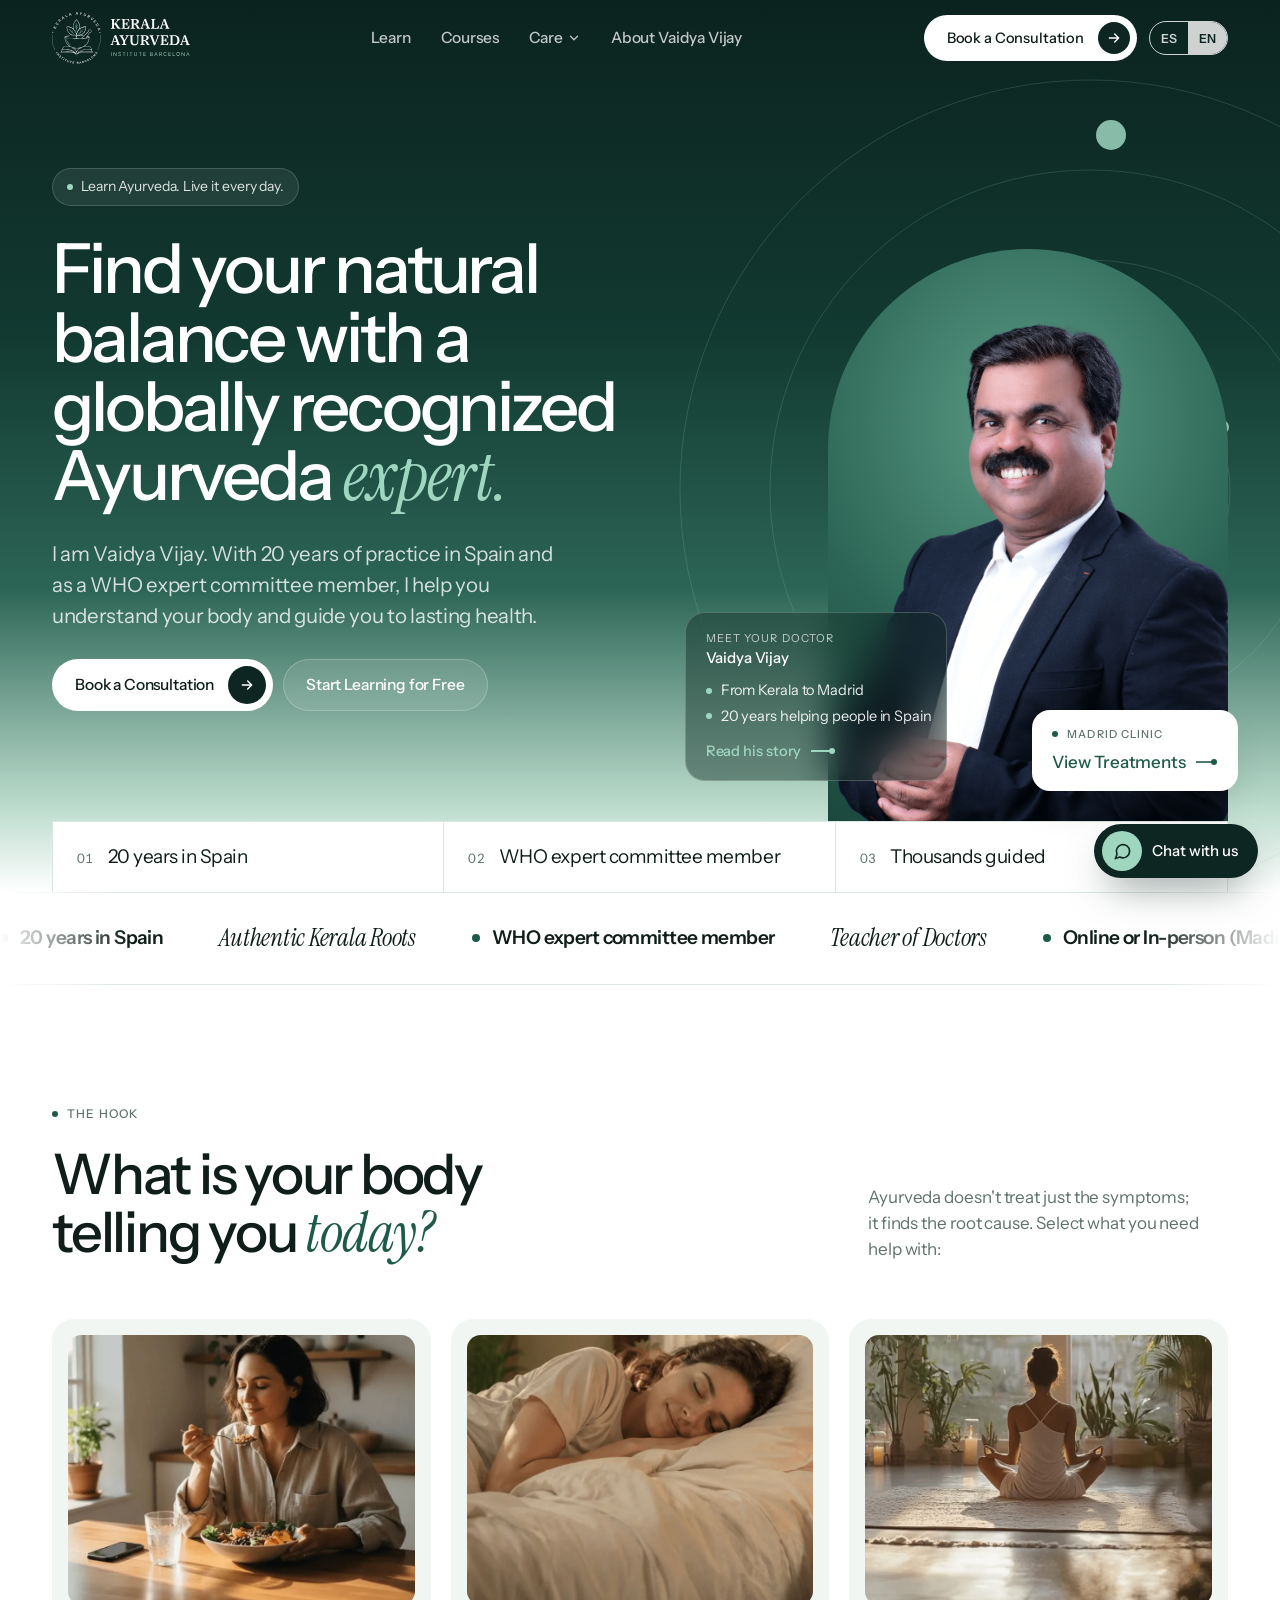
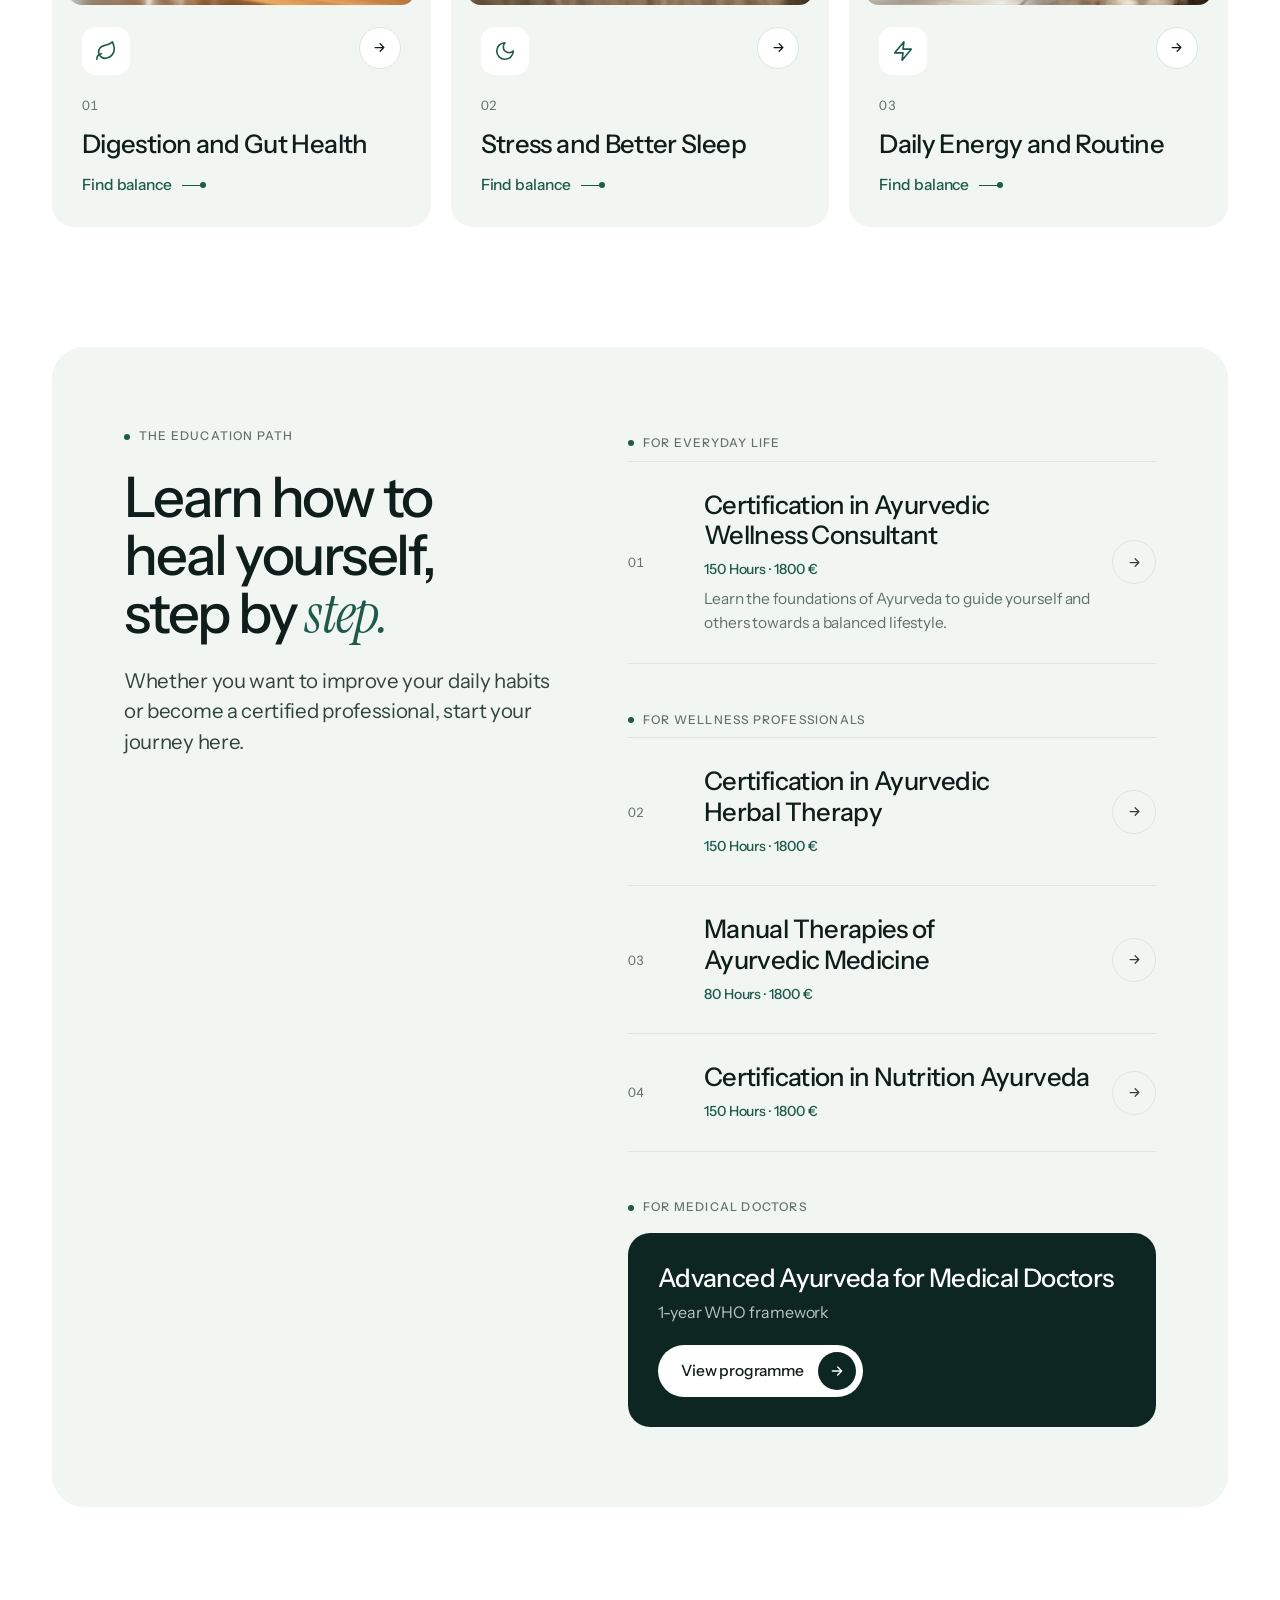
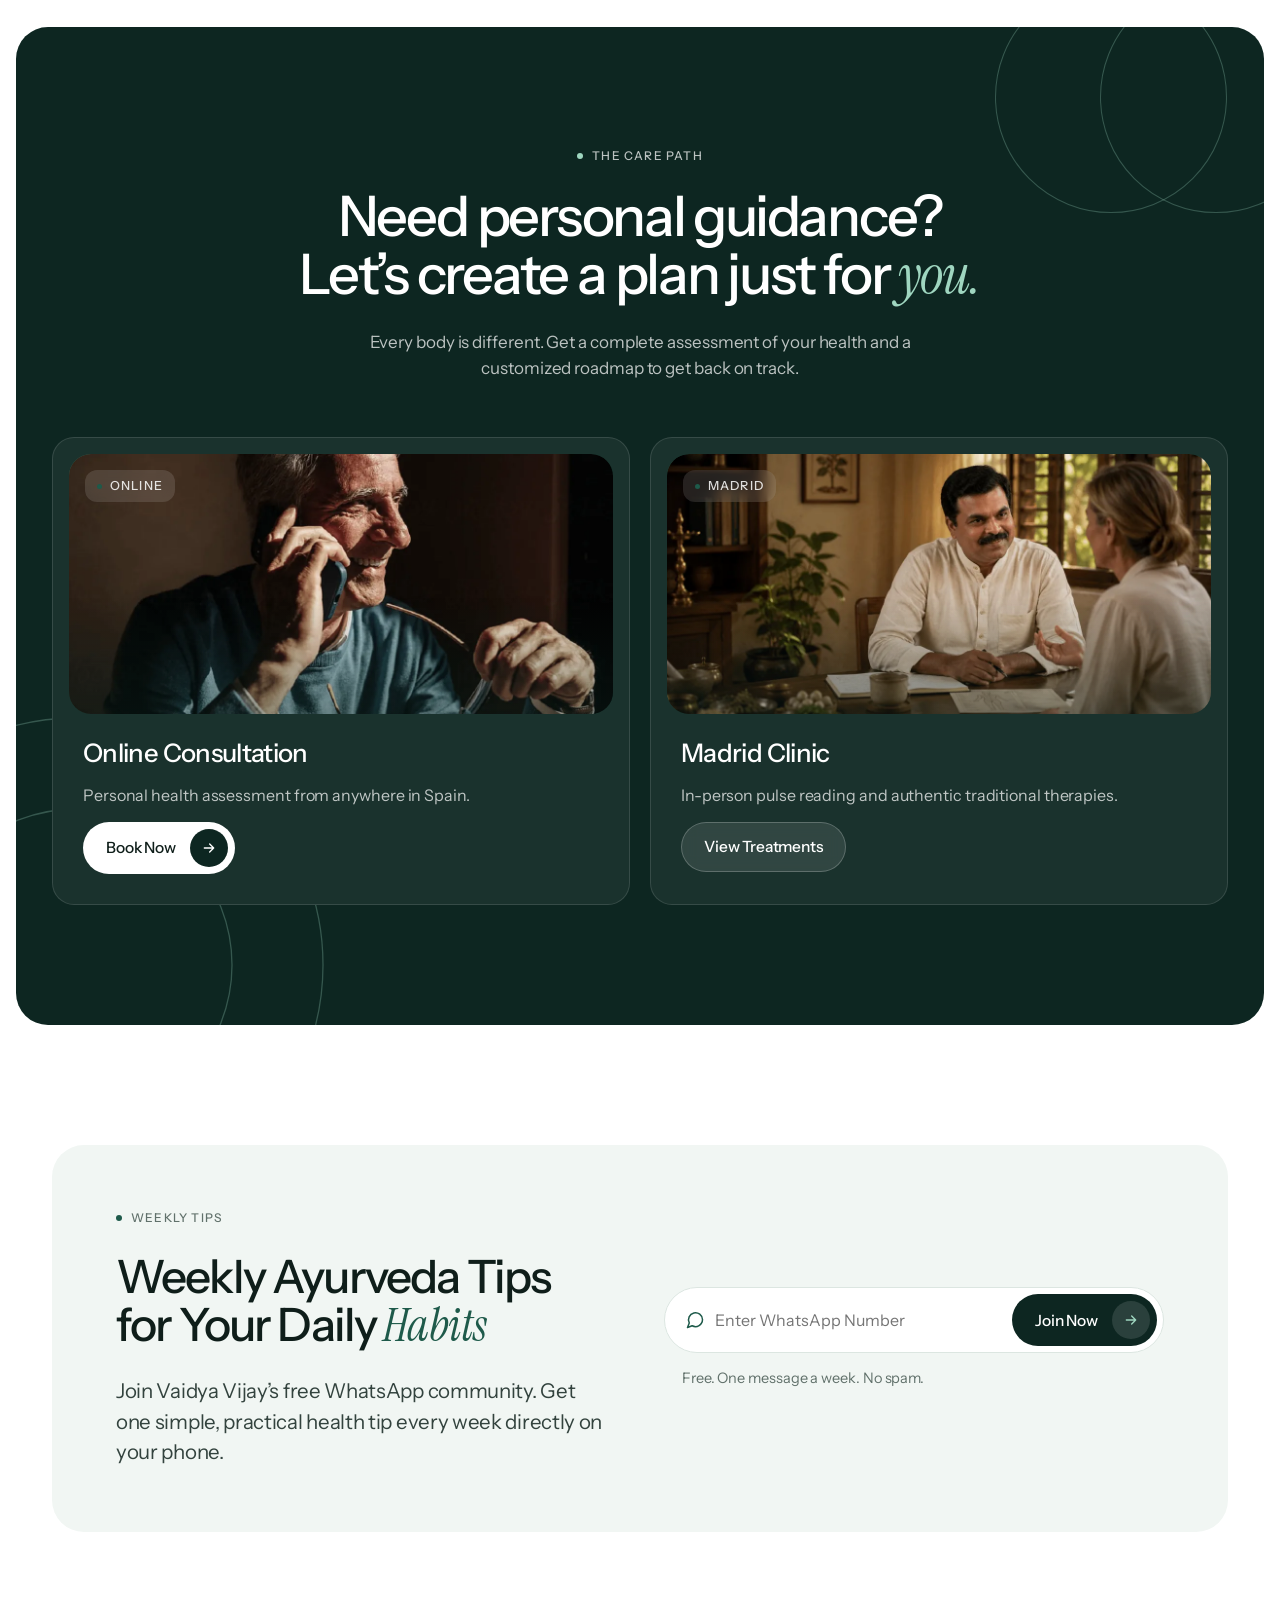
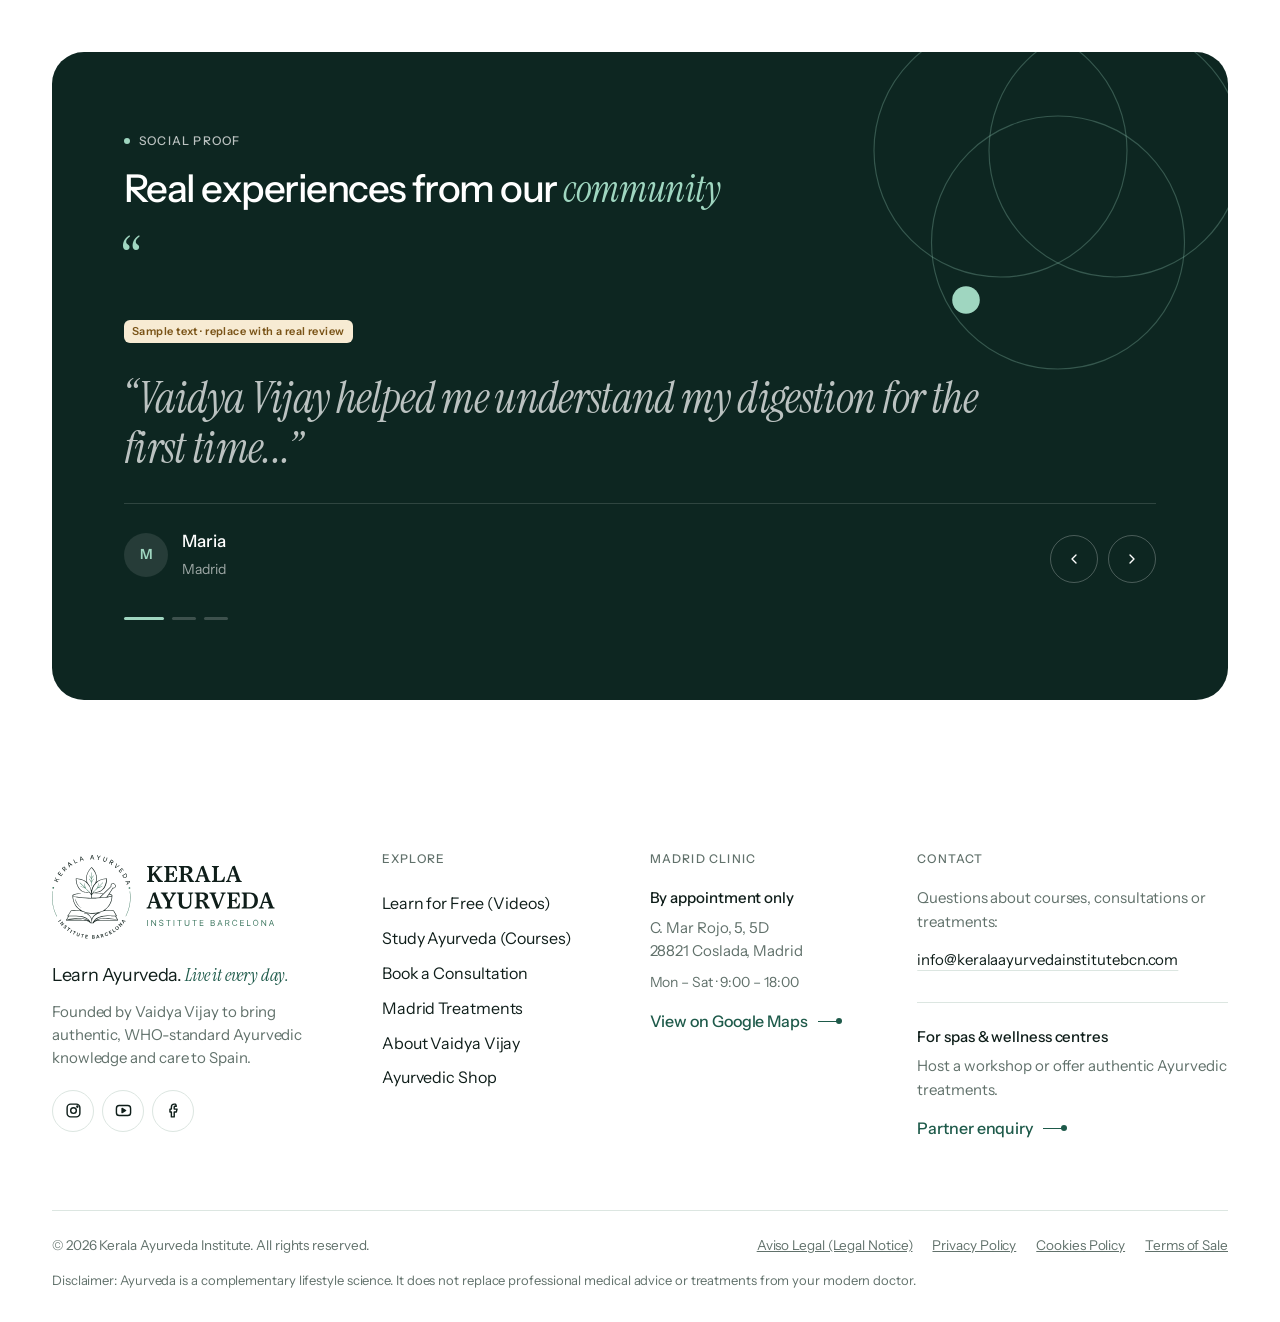
<file: v2/index.html>
<!doctype html>
<html lang="en">
<head>
<meta charset="utf-8">
<meta name="viewport" content="width=device-width, initial-scale=1">
<title>Kerala Ayurveda Institute — Vaidya Vijay</title>
<meta name="robots" content="noindex">
<link rel="preconnect" href="https://fonts.googleapis.com">
<link rel="preconnect" href="https://fonts.gstatic.com" crossorigin>
<link href="https://fonts.googleapis.com/css2?family=Instrument+Sans:wght@400;500;600&family=Instrument+Serif:ital@0;1&display=swap" rel="stylesheet">
<link rel="stylesheet" href="site.css">
</head>
<body data-active="home" data-hero="dark">
<div id="site-header"></div>
<main>

<section class="hero">
<svg class="rings" viewBox="0 0 900 900" aria-hidden="true"><circle cx="450" cy="450" r="140"/><circle cx="450" cy="450" r="230"/><circle cx="450" cy="450" r="320"/><circle cx="450" cy="450" r="410"/></svg>
<span class="orb" style="width:30px;height:30px;right:12%;top:120px" aria-hidden="true"></span>
<span class="orb" style="width:14px;height:14px;right:4%;top:420px;animation-delay:-3s" aria-hidden="true"></span>
<div class="wrap">
<div class="hero-grid">
<div class="hero-copy">
<span class="chip glass" data-rv><span class="dot"></span>Learn Ayurveda. Live it every day.</span>
<h1 class="h1">Find your natural balance with a globally recognized Ayurveda <span class="serif">expert.</span></h1>
<p class="lead" data-rv>I am Vaidya Vijay. With 20 years of practice in Spain and as a WHO expert committee member, I help you understand your body and guide you to lasting health.</p>
<div class="ctas" data-rv>
<a class="btn btn-light" href="consultation.html">Book a Consultation<span class="ico"><svg viewBox="0 0 24 24" fill="none" stroke="currentColor" stroke-width="2" stroke-linecap="round" stroke-linejoin="round"><path d="M5 12h14M13 6l6 6-6 6"/></svg></span></a>
<a class="btn btn-glass" href="learn.html">Start Learning for Free</a>
</div>
</div>
<div class="hero-visual" data-rv>
<div class="arch photo cut" style="--ar:986/1410"><img src="img/vj-hero.png" alt="Vaidya Vijay" decoding="async" fetchpriority="high"></div>
<a class="glass-card" href="about.html">
<div class="gc-top"><span class="gc-k">Meet your doctor<b>Vaidya Vijay</b></span></div>
<ul class="gc-list"><li>From Kerala to Madrid</li><li>20 years helping people in Spain</li></ul>
<span class="link">Read his story <span class="bar"></span></span>
</a>
<a class="float-card" href="treatments.html"><span class="eyebrow">Madrid Clinic</span><b>View Treatments <svg width="22" height="10" viewBox="0 0 22 10" fill="none" stroke="currentColor" stroke-width="1.6"><path d="M0 5h17"/><circle cx="18" cy="5" r="3" fill="currentColor" stroke="none"/></svg></b></a>
</div>
</div>
<div class="strip">
<div><span class="num">01</span>20 years in Spain</div>
<div><span class="num">02</span>WHO expert committee member</div>
<div><span class="num">03</span>Thousands guided</div>
</div>
</div>
</section>

<div class="marquee" aria-hidden="true"><div class="track">
<span><i></i>20 years in Spain</span><span class="it">Authentic Kerala Roots</span><span><i></i>WHO expert committee member</span><span class="it">Teacher of Doctors</span><span><i></i>Online or In-person (Madrid)</span><span class="it">Thousands guided</span>
<span><i></i>20 years in Spain</span><span class="it">Authentic Kerala Roots</span><span><i></i>WHO expert committee member</span><span class="it">Teacher of Doctors</span><span><i></i>Online or In-person (Madrid)</span><span class="it">Thousands guided</span>
</div></div>

<section class="section">
<div class="wrap">
<div class="head">
<div class="stack"><p class="eyebrow">The hook</p><h2 class="h2">What is your body telling you <span class="serif">today?</span></h2></div>
<p data-rv>Ayurveda doesn't treat just the symptoms; it finds the root cause. Select what you need help with:</p>
</div>
<div class="grid-3">
<a class="card" href="learn.html">
<div class="ph photo hook-img"><img src="img/hook-digestion.webp" alt="Digestion and Gut Health" loading="lazy" decoding="async"></div>
<div class="top"><span class="ic"><svg viewBox="0 0 24 24" fill="none" stroke="currentColor" stroke-width="1.8" stroke-linecap="round" stroke-linejoin="round"><path d="M11 20A7 7 0 0 1 9.8 6.1C15.5 5 17 4.5 19 2c1 2 2 4.2 2 8 0 5.5-4.8 10-10 10Z"/><path d="M2 21c0-3 1.9-5.4 5.1-6"/></svg></span><span class="go"><svg viewBox="0 0 24 24" fill="none" stroke="currentColor" stroke-width="2" stroke-linecap="round" stroke-linejoin="round"><path d="M5 12h14M13 6l6 6-6 6"/></svg></span></div>
<span class="num" style="margin-top:6px">01</span>
<h3 class="h3">Digestion and Gut Health</h3>
<span class="link">Find balance <span class="bar"></span></span>
</a>
<a class="card" href="learn.html">
<div class="ph photo hook-img"><img src="img/hook-sleep.webp" alt="Stress and Better Sleep" loading="lazy" decoding="async"></div>
<div class="top"><span class="ic"><svg viewBox="0 0 24 24" fill="none" stroke="currentColor" stroke-width="1.8" stroke-linecap="round" stroke-linejoin="round"><path d="M12 3a6 6 0 0 0 9 9 9 9 0 1 1-9-9Z"/></svg></span><span class="go"><svg viewBox="0 0 24 24" fill="none" stroke="currentColor" stroke-width="2" stroke-linecap="round" stroke-linejoin="round"><path d="M5 12h14M13 6l6 6-6 6"/></svg></span></div>
<span class="num" style="margin-top:6px">02</span>
<h3 class="h3">Stress and Better Sleep</h3>
<span class="link">Find balance <span class="bar"></span></span>
</a>
<a class="card" href="learn.html">
<div class="ph photo hook-img"><img src="img/hook-energy.webp" alt="Daily Energy and Routine" loading="lazy" decoding="async"></div>
<div class="top"><span class="ic"><svg viewBox="0 0 24 24" fill="none" stroke="currentColor" stroke-width="1.8" stroke-linecap="round" stroke-linejoin="round"><path d="M13 2 3 14h9l-1 8 10-12h-9l1-8z"/></svg></span><span class="go"><svg viewBox="0 0 24 24" fill="none" stroke="currentColor" stroke-width="2" stroke-linecap="round" stroke-linejoin="round"><path d="M5 12h14M13 6l6 6-6 6"/></svg></span></div>
<span class="num" style="margin-top:6px">03</span>
<h3 class="h3">Daily Energy and Routine</h3>
<span class="link">Find balance <span class="bar"></span></span>
</a>
</div>
</div>
</section>

<section style="padding:0 0 120px">
<div class="wrap">
<div class="panel tint">
<div class="panel-grid">
<div class="sticky">
<p class="eyebrow">The education path</p>
<h2 class="h2">Learn how to heal yourself, step by <span class="serif">step.</span></h2>
<p class="lead" data-rv>Whether you want to improve your daily habits or become a certified professional, start your journey here.</p>
</div>
<div>
<p class="eyebrow" data-rv style="margin-bottom:8px">For Everyday Life</p>
<div class="rows" style="margin-bottom:40px">
<a class="row-item" href="courses.html"><span class="num">01</span><div><h3 class="h3">Certification in Ayurvedic Wellness Consultant</h3><p class="meta">150 Hours · 1800 €</p><p>Learn the foundations of Ayurveda to guide yourself and others towards a balanced lifestyle.</p></div><span class="go" aria-label="View details"><svg viewBox="0 0 24 24" fill="none" stroke="currentColor" stroke-width="2" stroke-linecap="round" stroke-linejoin="round"><path d="M5 12h14M13 6l6 6-6 6"/></svg></span></a>
</div>
<p class="eyebrow" data-rv style="margin-bottom:8px">For Wellness Professionals</p>
<div class="rows" style="margin-bottom:40px">
<a class="row-item" href="courses.html"><span class="num">02</span><div><h3 class="h3">Certification in Ayurvedic Herbal Therapy</h3><p class="meta">150 Hours · 1800 €</p></div><span class="go" aria-label="View details"><svg viewBox="0 0 24 24" fill="none" stroke="currentColor" stroke-width="2" stroke-linecap="round" stroke-linejoin="round"><path d="M5 12h14M13 6l6 6-6 6"/></svg></span></a>
<a class="row-item" href="courses.html"><span class="num">03</span><div><h3 class="h3">Manual Therapies of Ayurvedic Medicine</h3><p class="meta">80 Hours · 1800 €</p></div><span class="go" aria-label="View details"><svg viewBox="0 0 24 24" fill="none" stroke="currentColor" stroke-width="2" stroke-linecap="round" stroke-linejoin="round"><path d="M5 12h14M13 6l6 6-6 6"/></svg></span></a>
<a class="row-item" href="courses.html"><span class="num">04</span><div><h3 class="h3">Certification in Nutrition Ayurveda</h3><p class="meta">150 Hours · 1800 €</p></div><span class="go" aria-label="View details"><svg viewBox="0 0 24 24" fill="none" stroke="currentColor" stroke-width="2" stroke-linecap="round" stroke-linejoin="round"><path d="M5 12h14M13 6l6 6-6 6"/></svg></span></a>
</div>
<p class="eyebrow" data-rv style="margin-bottom:16px">For Medical Doctors</p>
<div class="card dark" style="background:var(--deep);flex-direction:row;flex-wrap:wrap;align-items:center;justify-content:space-between;gap:20px">
<div><h3 class="h3">Advanced Ayurveda for Medical Doctors</h3><p style="margin-top:6px">1-year WHO framework</p></div>
<a class="btn btn-light" href="courses.html">View programme<span class="ico"><svg viewBox="0 0 24 24" fill="none" stroke="currentColor" stroke-width="2" stroke-linecap="round" stroke-linejoin="round"><path d="M5 12h14M13 6l6 6-6 6"/></svg></span></a>
</div>
</div>
</div>
</div>
</div>
</section>

<section class="dark-band dark section" style="position:relative;overflow:hidden">
<svg class="deco" viewBox="0 0 400 400" style="width:520px;left:-200px;bottom:-200px" aria-hidden="true"><circle cx="200" cy="200" r="120"/><circle cx="200" cy="200" r="190"/><circle class="fill" cx="320" cy="120" r="10"/></svg>
<svg class="deco" viewBox="0 0 400 400" style="width:420px;right:-120px;top:-140px" aria-hidden="true"><circle cx="140" cy="200" r="110"/><circle cx="240" cy="200" r="110"/></svg>
<div class="wrap" style="position:relative">
<div class="head center">
<div class="stack"><p class="eyebrow">The care path</p><h2 class="h2">Need personal guidance?<br>Let’s create a plan <span class="nw">just for <span class="serif">you.</span></span></h2></div>
<p data-rv>Every body is different. Get a complete assessment of your health and a customized roadmap to get back on track.</p>
</div>
<div class="grid-2">
<div class="card hover" style="background:rgba(255,255,255,.06);border:1px solid rgba(255,255,255,.12);padding:16px 16px 30px">
<div class="ph dark zoom photo" style="min-height:260px"><img src="img/care-online.webp" alt="Online consultation with Vaidya Vijay" loading="lazy" decoding="async"><span class="tag">Online</span></div>
<div style="padding:10px 14px 0;display:flex;flex-direction:column;gap:14px">
<h3 class="h3">Online Consultation</h3>
<p>Personal health assessment from anywhere in Spain.</p>
<a class="btn btn-light" href="consultation.html" style="align-self:flex-start">Book Now<span class="ico"><svg viewBox="0 0 24 24" fill="none" stroke="currentColor" stroke-width="2" stroke-linecap="round" stroke-linejoin="round"><path d="M5 12h14M13 6l6 6-6 6"/></svg></span></a>
</div>
</div>
<div class="card hover" style="background:rgba(255,255,255,.06);border:1px solid rgba(255,255,255,.12);padding:16px 16px 30px">
<div class="ph dark zoom photo" style="min-height:260px"><img src="img/care-madrid.webp" alt="Consultation at the Madrid clinic" loading="lazy" decoding="async"><span class="tag">Madrid</span></div>
<div style="padding:10px 14px 0;display:flex;flex-direction:column;gap:14px">
<h3 class="h3">Madrid Clinic</h3>
<p>In-person pulse reading and authentic traditional therapies.</p>
<a class="btn btn-glass" href="treatments.html" style="align-self:flex-start">View Treatments</a>
</div>
</div>
</div>
</div>
</section>

<section class="section">
<div class="wrap">
<div class="panel tint" style="padding:64px">
<div class="split" style="gap:48px">
<div class="copy">
<p class="eyebrow">Weekly tips</p>
<h2 class="h2" style="font-size:clamp(32px,3.6vw,46px)">Weekly Ayurveda Tips for Your Daily <span class="serif">Habits</span></h2>
<p class="lead" data-rv>Join Vaidya Vijay’s free WhatsApp community. Get one simple, practical health tip every week directly on your phone.</p>
</div>
<div data-rv>
<form class="inline-form"><label class="wa-field" for="wa-home"><svg class="wa-ic" viewBox="0 0 24 24" fill="none" stroke="currentColor" stroke-width="1.8" stroke-linecap="round" stroke-linejoin="round" aria-hidden="true"><path d="M21 11.5a8.4 8.4 0 0 1-12.4 7.4L3 21l2.1-5.5A8.4 8.4 0 1 1 21 11.5Z"/></svg><span class="sr">WhatsApp number</span><input id="wa-home" name="whatsapp" type="tel" inputmode="tel" autocomplete="tel" placeholder="Enter WhatsApp Number"></label><button class="btn btn-dark" type="submit">Join Now<span class="ico"><svg viewBox="0 0 24 24" fill="none" stroke="currentColor" stroke-width="2" stroke-linecap="round" stroke-linejoin="round"><path d="M5 12h14M13 6l6 6-6 6"/></svg></span></button></form>
<p class="small" style="margin:14px 0 0 18px">Free. One message a week. No spam.</p>
</div>
</div>
</div>
</div>
</section>

<section style="padding:0 0 40px">
<div class="wrap">
<div class="panel dark" data-slider>
<svg class="deco" viewBox="0 0 400 400" style="width:460px;right:-60px;top:-120px" aria-hidden="true"><circle cx="150" cy="190" r="110"/><circle cx="250" cy="190" r="110"/><circle cx="200" cy="270" r="110"/><circle class="fill" cx="120" cy="320" r="12"/></svg>
<div style="position:relative;display:flex;flex-direction:column;gap:36px">
<div style="display:flex;flex-wrap:wrap;justify-content:space-between;align-items:flex-end;gap:20px">
<div style="display:flex;flex-direction:column;gap:18px"><p class="eyebrow">Social proof</p><h2 class="h2" style="font-size:clamp(28px,3vw,40px)">Real experiences from our <span class="serif">community</span></h2></div>
</div>
<span class="qmark" aria-hidden="true">“</span>
<div class="slides">
<div class="slide"><span class="note" style="align-self:flex-start">Sample text · replace with a real review</span><p class="quote">“Vaidya Vijay helped me understand my digestion for the first time...”</p><div class="person"><span class="av">M</span><div><b>Maria</b><span>Madrid</span></div></div></div>
<div class="slide"><span class="note" style="align-self:flex-start">Sample text · replace with a real review</span><p class="quote">“The Wellness Consultant course is amazing. It’s not complicated...”</p><div class="person"><span class="av">E</span><div><b>Elena</b><span>Barcelona</span></div></div></div>
<div class="slide"><span class="note" style="align-self:flex-start">Sample text · replace with a real review</span><p class="quote">“I booked an Abhyanga massage. It took away weeks of stress...”</p><div class="person"><span class="av">C</span><div><b>Carlos</b><span>Valencia</span></div></div></div>
<div class="ctrl ctrl-in"><button type="button" data-prev aria-label="Previous review"><svg viewBox="0 0 24 24" fill="none" stroke="currentColor" stroke-width="2" stroke-linecap="round" stroke-linejoin="round"><path d="m15 18-6-6 6-6"/></svg></button><button type="button" data-next aria-label="Next review"><svg viewBox="0 0 24 24" fill="none" stroke="currentColor" stroke-width="2" stroke-linecap="round" stroke-linejoin="round"><path d="m9 18 6-6-6-6"/></svg></button></div>
</div>
<div class="dots" aria-hidden="true"><i></i><i></i><i></i></div>
</div>
</div>
</div>
</section>

</main>
<div id="site-footer"></div>
<script src="layout.js"></script>
</body>
</html>
</file>
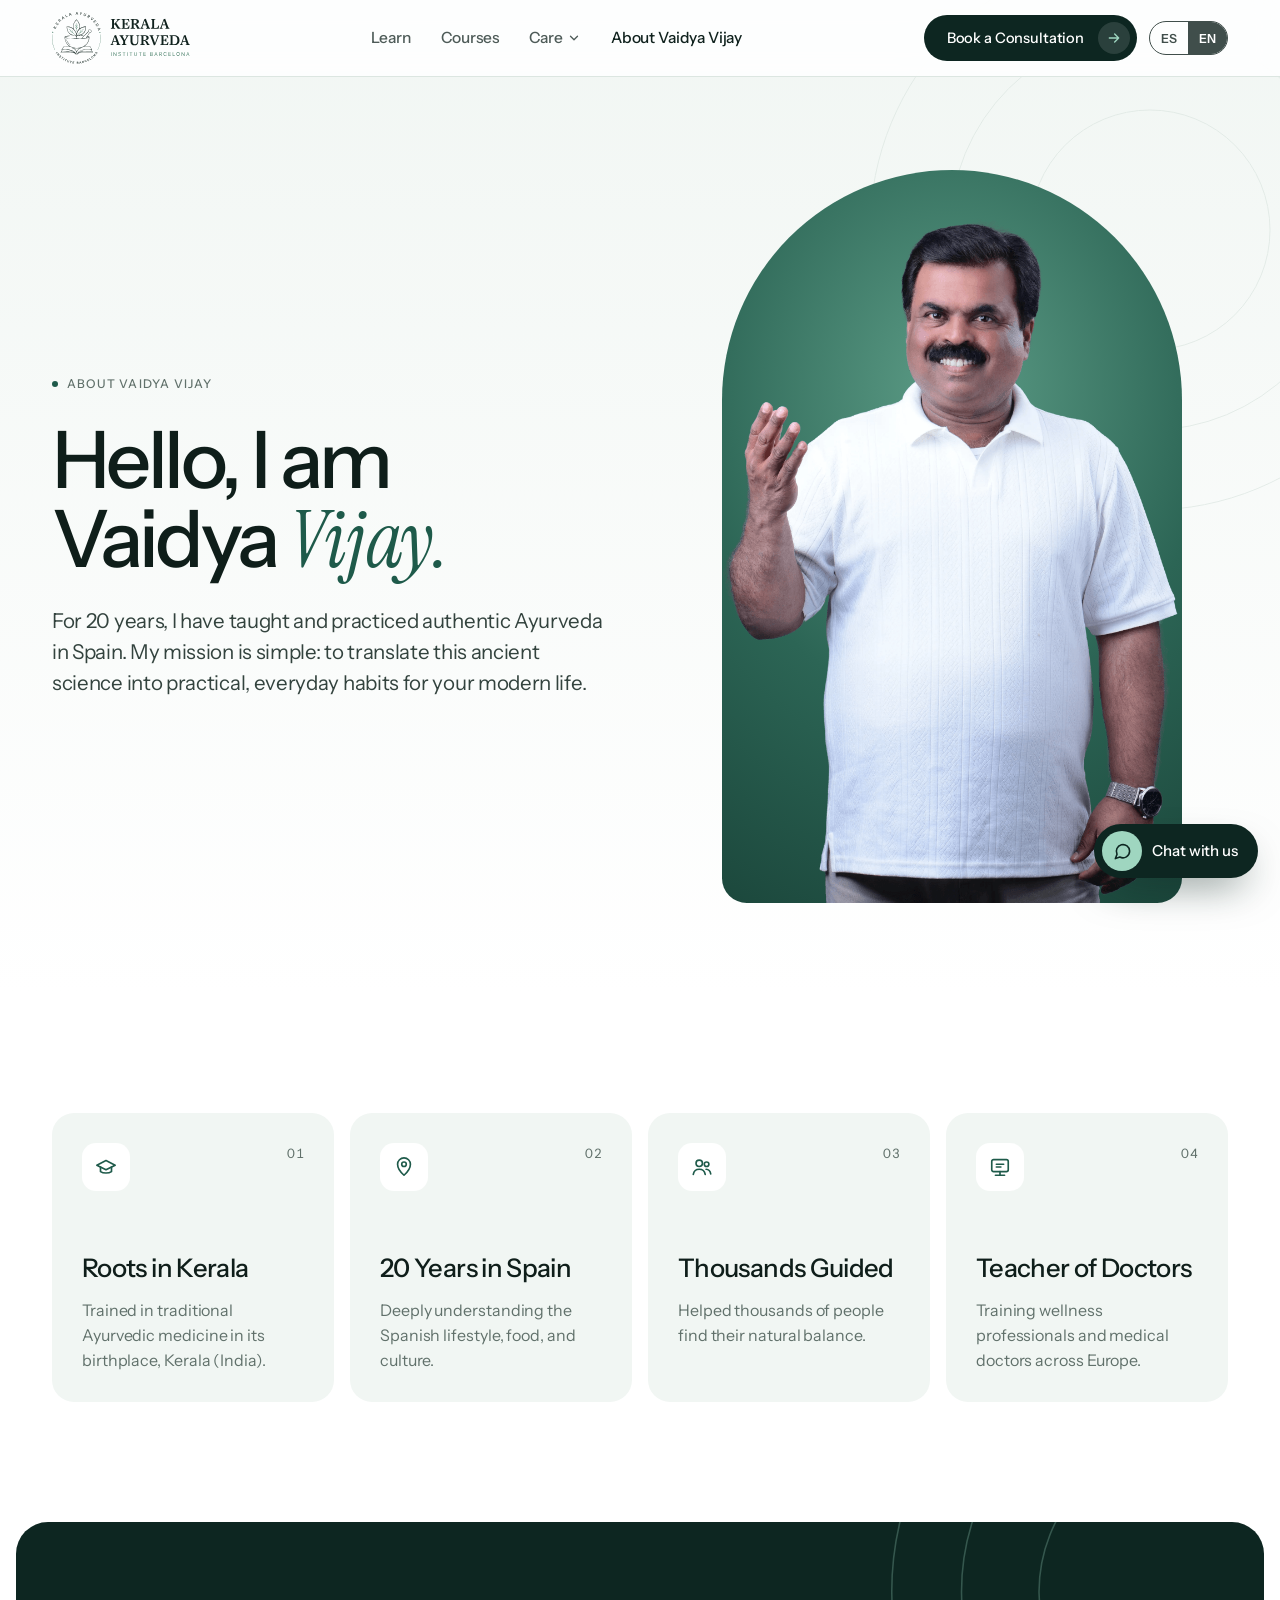
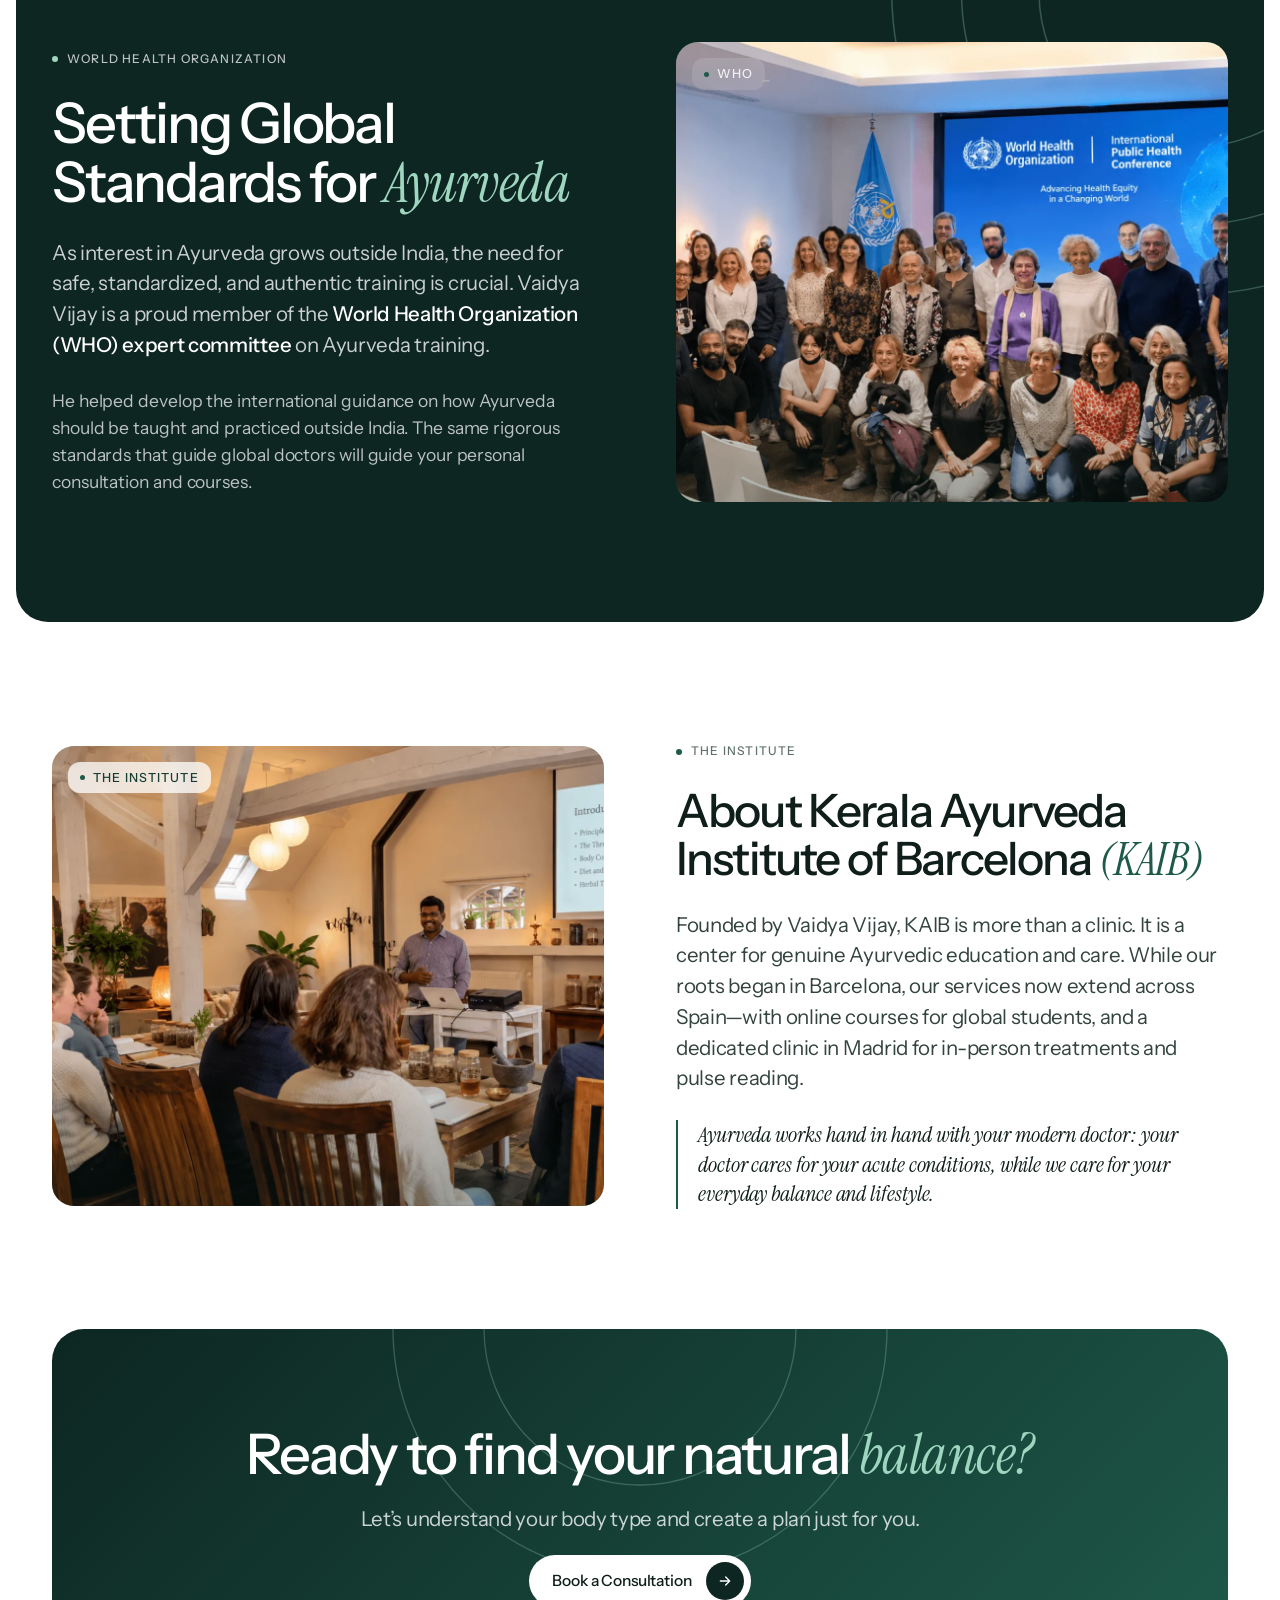
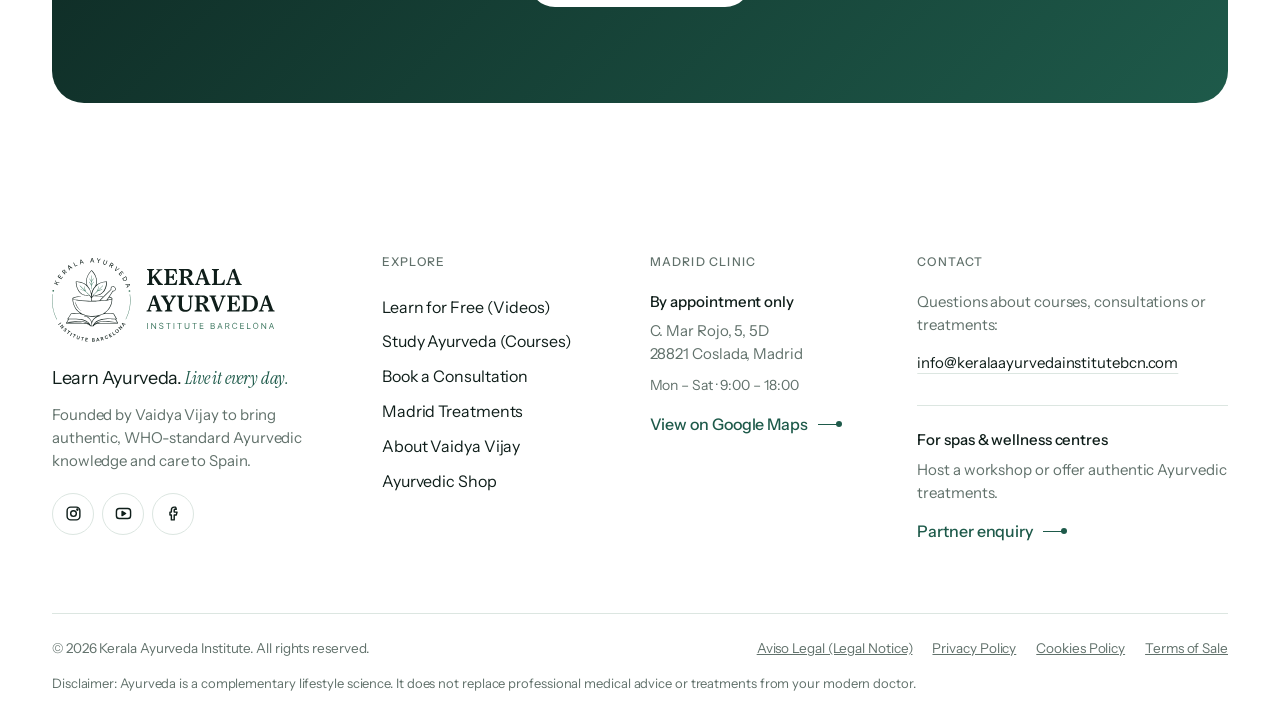
<file: v2/about.html>
<!doctype html>
<html lang="en">
<head>
<meta charset="utf-8">
<meta name="viewport" content="width=device-width, initial-scale=1">
<title>About Vaidya Vijay — Kerala Ayurveda Institute</title>
<meta name="robots" content="noindex">
<link rel="preconnect" href="https://fonts.googleapis.com">
<link rel="preconnect" href="https://fonts.gstatic.com" crossorigin>
<link href="https://fonts.googleapis.com/css2?family=Instrument+Sans:wght@400;500;600&family=Instrument+Serif:ital@0;1&display=swap" rel="stylesheet">
<link rel="stylesheet" href="site.css">
</head>
<body data-active="about" data-hero="light">
<div id="site-header"></div>
<main>

<section class="page-hero tint">
<svg class="rings" viewBox="0 0 700 700" aria-hidden="true"><circle cx="350" cy="350" r="120"/><circle cx="350" cy="350" r="200"/><circle cx="350" cy="350" r="280"/></svg>
<div class="wrap">
<div class="split">
<div class="copy">
<p class="eyebrow">About Vaidya Vijay</p>
<h1 class="h1">Hello, I am Vaidya <span class="serif">Vijay.</span></h1>
<p class="lead" data-rv>For 20 years, I have taught and practiced authentic Ayurveda in Spain. My mission is simple: to translate this ancient science into practical, everyday habits for your modern life.</p>
</div>
<div class="ph photo cut cut-narrow" style="border-radius:260px 260px 28px 28px;--ar:828/1320" data-rv><img src="img/vj-hello.png" alt="Vaidya Vijay" decoding="async"></div>
</div>
</div>
</section>

<section class="section">
<div class="wrap">
<div class="grid-4">
<div class="card"><div class="top"><span class="ic"><svg viewBox="0 0 24 24" fill="none" stroke="currentColor" stroke-width="1.8" stroke-linecap="round" stroke-linejoin="round"><path d="M22 10 12 5 2 10l10 5 10-5Z"/><path d="M6 12v5c3 2 9 2 12 0v-5"/></svg></span><span class="num">01</span></div><h3 class="h3" style="margin-top:48px">Roots in Kerala</h3><p>Trained in traditional Ayurvedic medicine in its birthplace, Kerala (India).</p></div>
<div class="card"><div class="top"><span class="ic"><svg viewBox="0 0 24 24" fill="none" stroke="currentColor" stroke-width="1.8" stroke-linecap="round" stroke-linejoin="round"><path d="M12 21s-7-6.2-7-12a7 7 0 0 1 14 0c0 5.8-7 12-7 12Z"/><circle cx="12" cy="9" r="2.5"/></svg></span><span class="num">02</span></div><h3 class="h3" style="margin-top:48px">20 Years in Spain</h3><p>Deeply understanding the Spanish lifestyle, food, and culture.</p></div>
<div class="card"><div class="top"><span class="ic"><svg viewBox="0 0 24 24" fill="none" stroke="currentColor" stroke-width="1.8" stroke-linecap="round" stroke-linejoin="round"><circle cx="9" cy="8" r="3.5"/><path d="M2.5 20c.6-3.5 3.2-5.5 6.5-5.5s5.9 2 6.5 5.5"/><circle cx="17" cy="9" r="2.5"/><path d="M16.5 14.5c2.6.2 4.5 2 5 5"/></svg></span><span class="num">03</span></div><h3 class="h3" style="margin-top:48px">Thousands Guided</h3><p>Helped thousands of people find their natural balance.</p></div>
<div class="card"><div class="top"><span class="ic"><svg viewBox="0 0 24 24" fill="none" stroke="currentColor" stroke-width="1.8" stroke-linecap="round" stroke-linejoin="round"><rect x="3" y="4" width="18" height="13" rx="2"/><path d="M7 21h10M12 17v4M8 9h8M8 12h5"/></svg></span><span class="num">04</span></div><h3 class="h3" style="margin-top:48px">Teacher of Doctors</h3><p>Training wellness professionals and medical doctors across Europe.</p></div>
</div>
</div>
</section>

<section class="dark-band dark section" style="position:relative;overflow:hidden">
<svg class="deco" viewBox="0 0 400 400" style="width:620px;right:-240px;top:-240px" aria-hidden="true"><circle cx="200" cy="200" r="100"/><circle cx="200" cy="200" r="150"/><circle cx="200" cy="200" r="195"/><circle class="fill" cx="60" cy="250" r="9"/></svg>
<div class="wrap" style="position:relative">
<div class="split">
<div class="copy">
<p class="eyebrow">World Health Organization</p>
<h2 class="h2">Setting Global Standards for <span class="serif">Ayurveda</span></h2>
<p class="lead" data-rv style="color:rgba(255,255,255,.78)">As interest in Ayurveda grows outside India, the need for safe, standardized, and authentic training is crucial. Vaidya Vijay is a proud member of the <b style="color:#fff;font-weight:500">World Health Organization (WHO) expert committee</b> on Ayurveda training.</p>
<p data-rv style="font-size:17.5px">He helped develop the international guidance on how Ayurveda should be taught and practiced outside India. The same rigorous standards that guide global doctors will guide your personal consultation and courses.</p>
</div>
<div class="ph dark photo" style="min-height:460px"><img src="img/about-global-standards.webp" alt="Vaidya Vijay with the international group working on global Ayurveda standards" loading="lazy" decoding="async"><span class="tag">WHO</span></div>
</div>
</div>
</section>

<section class="section">
<div class="wrap">
<div class="split">
<div class="ph photo" style="min-height:460px"><img src="img/about-institute.webp" alt="A live class at Kerala Ayurveda Institute of Barcelona" loading="lazy" decoding="async"><span class="tag">The Institute</span></div>
<div class="copy">
<p class="eyebrow">The Institute</p>
<h2 class="h2" style="font-size:clamp(30px,3.6vw,46px)">About Kerala Ayurveda Institute of Barcelona <span class="serif">(KAIB)</span></h2>
<p class="lead" data-rv>Founded by Vaidya Vijay, KAIB is more than a clinic. It is a center for genuine Ayurvedic education and care. While our roots began in Barcelona, our services now extend across Spain—with online courses for global students, and a dedicated clinic in Madrid for in-person treatments and pulse reading.</p>
<p data-rv style="font-family:'Instrument Serif',serif;font-style:italic;font-size:22px;line-height:1.35;color:var(--ink);border-left:2px solid var(--primary);padding-left:20px">Ayurveda works hand in hand with your modern doctor: your doctor cares for your acute conditions, while we care for your everyday balance and lifestyle.</p>
</div>
</div>
</div>
</section>

<section style="padding:0 0 40px">
<div class="wrap">
<div class="panel dark" style="background:linear-gradient(135deg,#0D2621 0%,#1E5A4A 100%);padding:96px 48px;text-align:center">
<svg class="deco" viewBox="0 0 400 400" style="width:520px;left:50%;top:-260px;transform:translateX(-50%)" aria-hidden="true"><circle cx="200" cy="200" r="120"/><circle cx="200" cy="200" r="190"/></svg>
<div style="position:relative;display:flex;flex-direction:column;align-items:center;gap:20px">
<h2 class="h2">Ready to find your natural <span class="serif">balance?</span></h2>
<p class="lead" data-rv style="color:rgba(255,255,255,.78)">Let’s understand your body type and create a plan just for you.</p>
<div data-rv><a class="btn btn-light" href="consultation.html">Book a Consultation<span class="ico"><svg viewBox="0 0 24 24" fill="none" stroke="currentColor" stroke-width="2" stroke-linecap="round" stroke-linejoin="round"><path d="M5 12h14M13 6l6 6-6 6"/></svg></span></a></div>
</div>
</div>
</div>
</section>

</main>
<div id="site-footer"></div>
<script src="layout.js"></script>
</body>
</html>
</file>
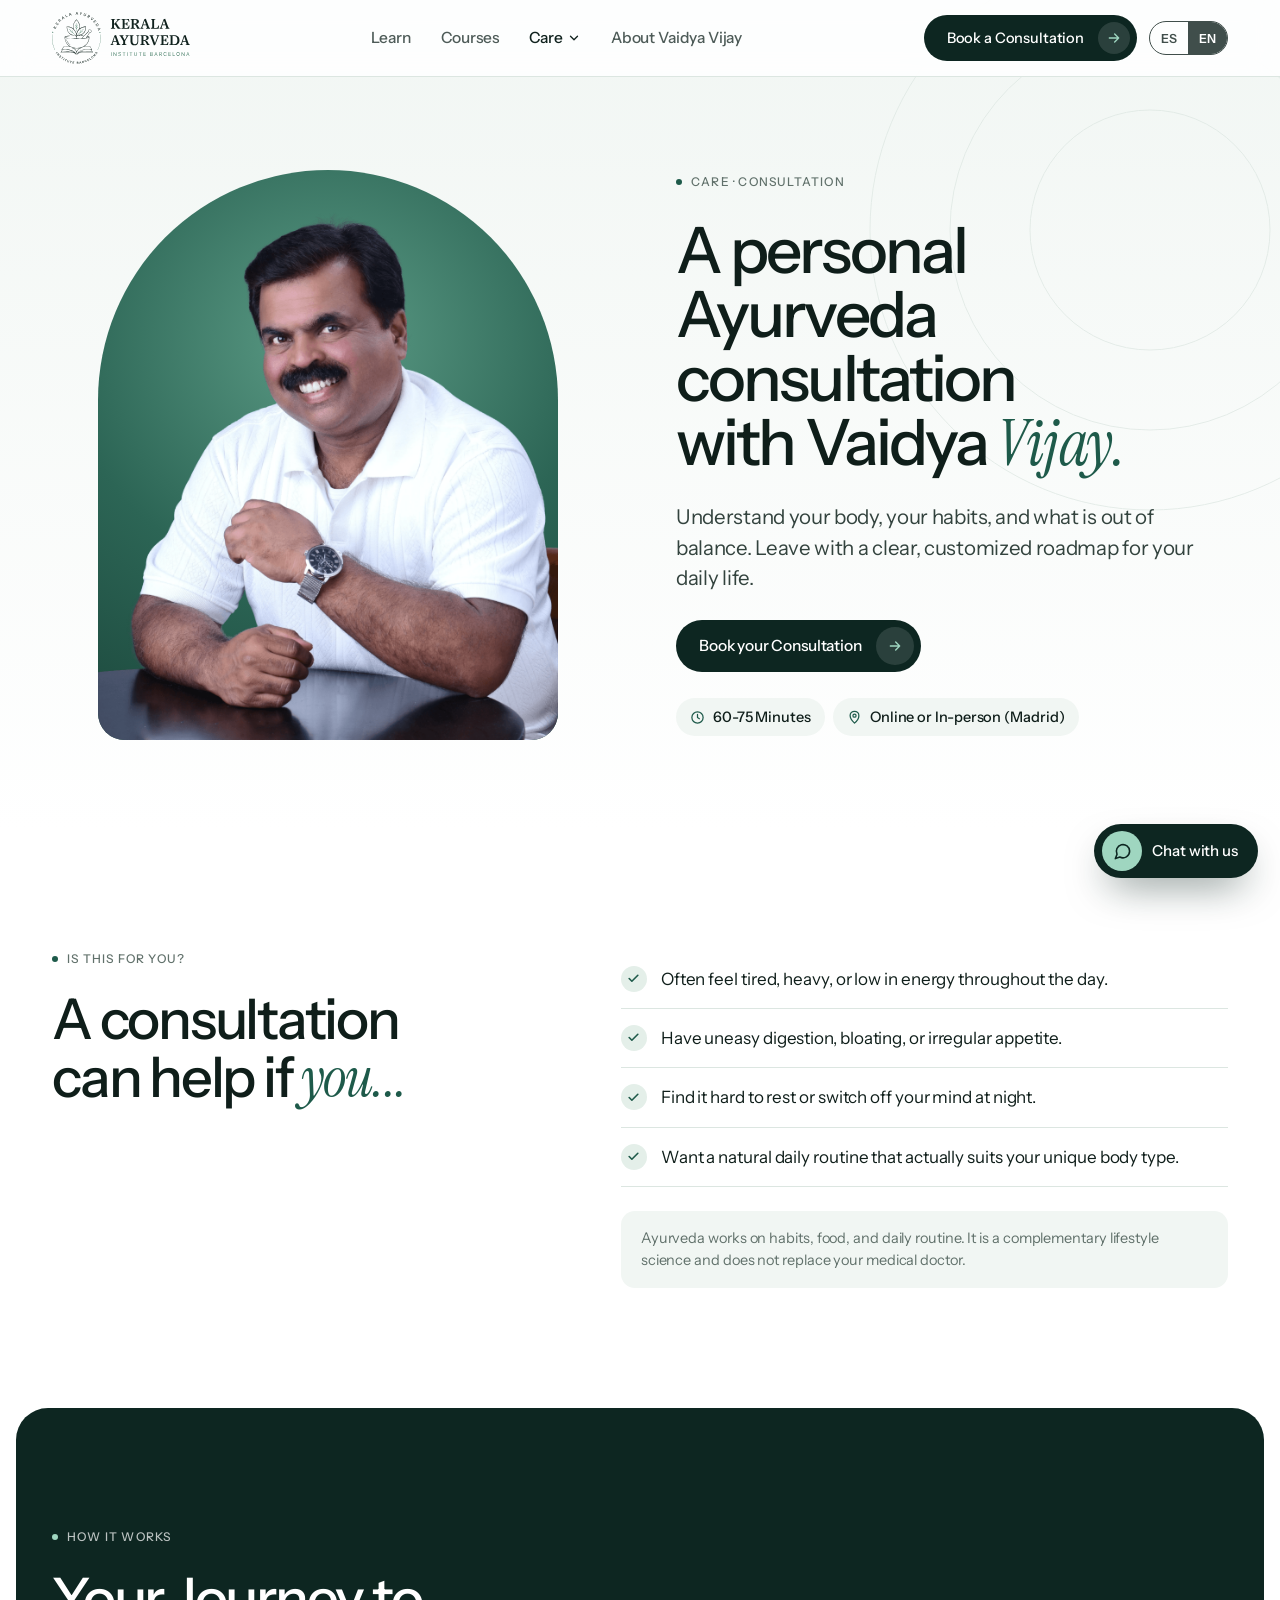
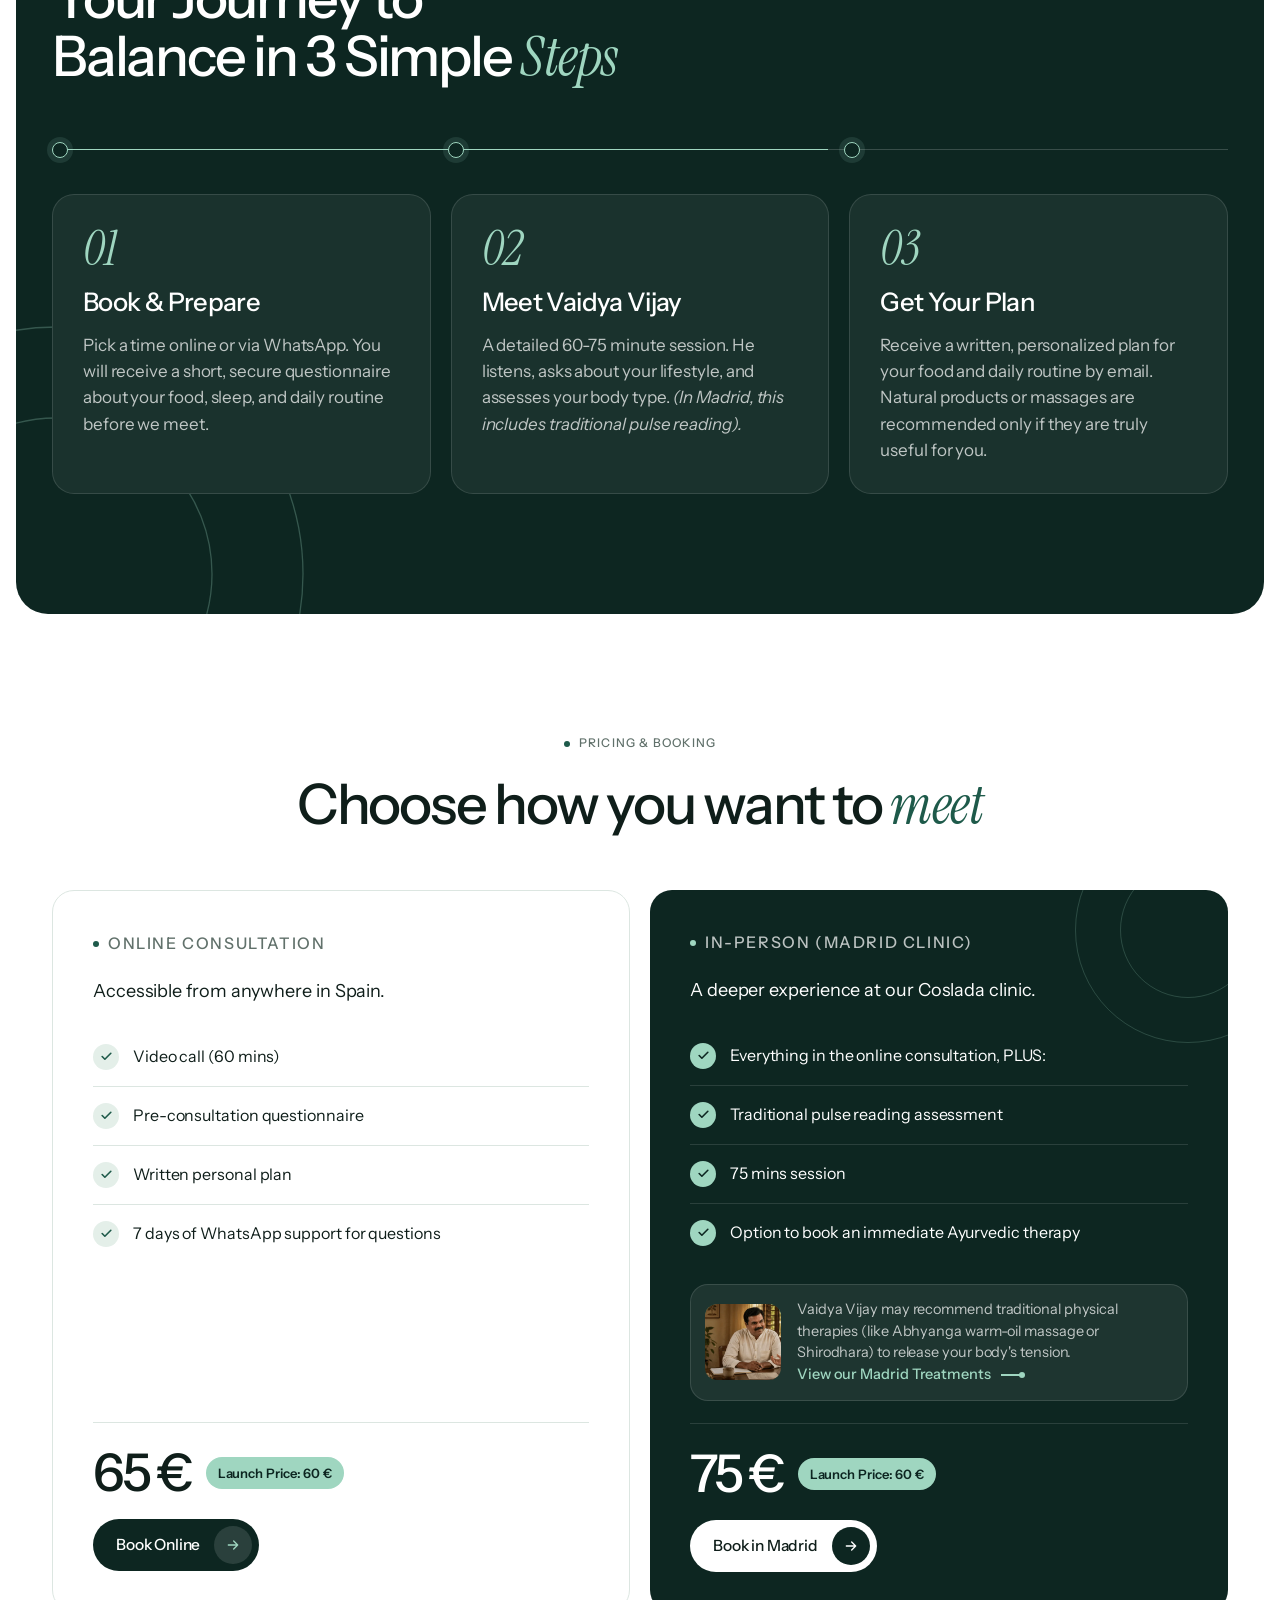
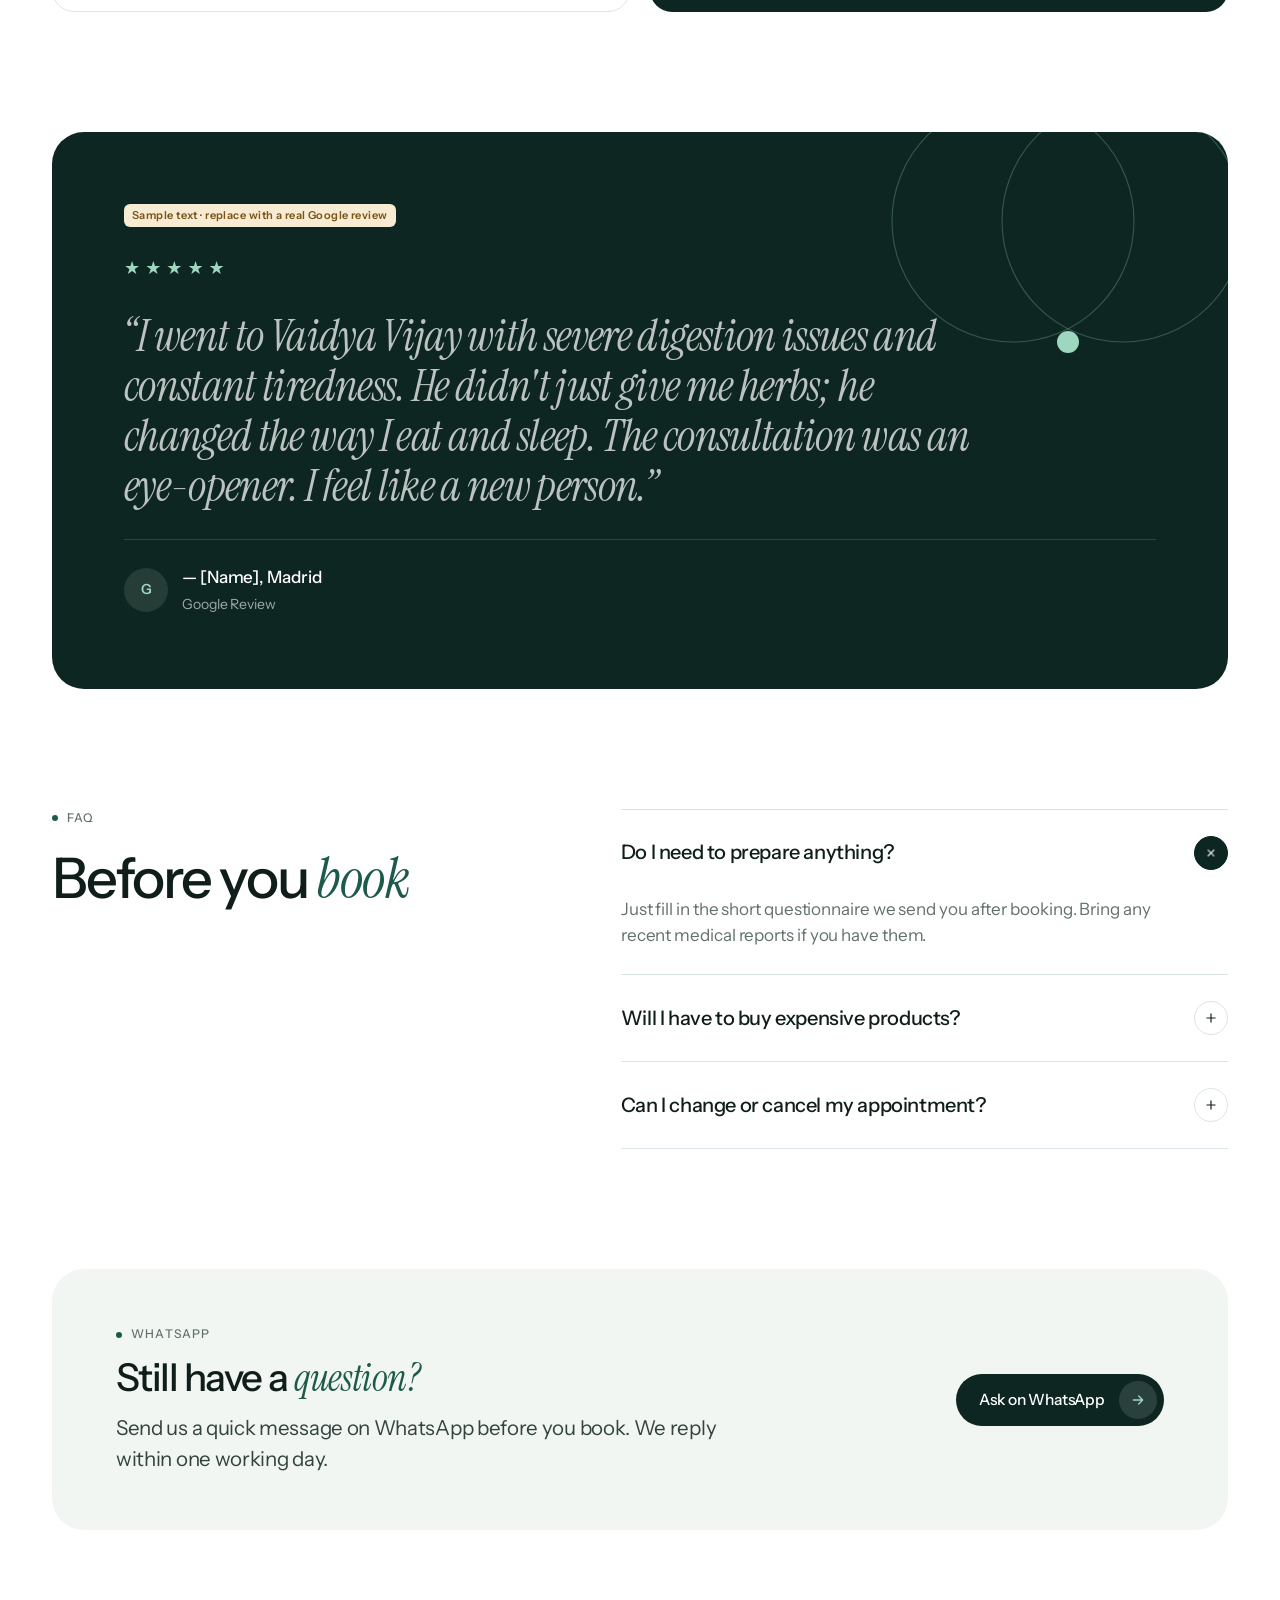
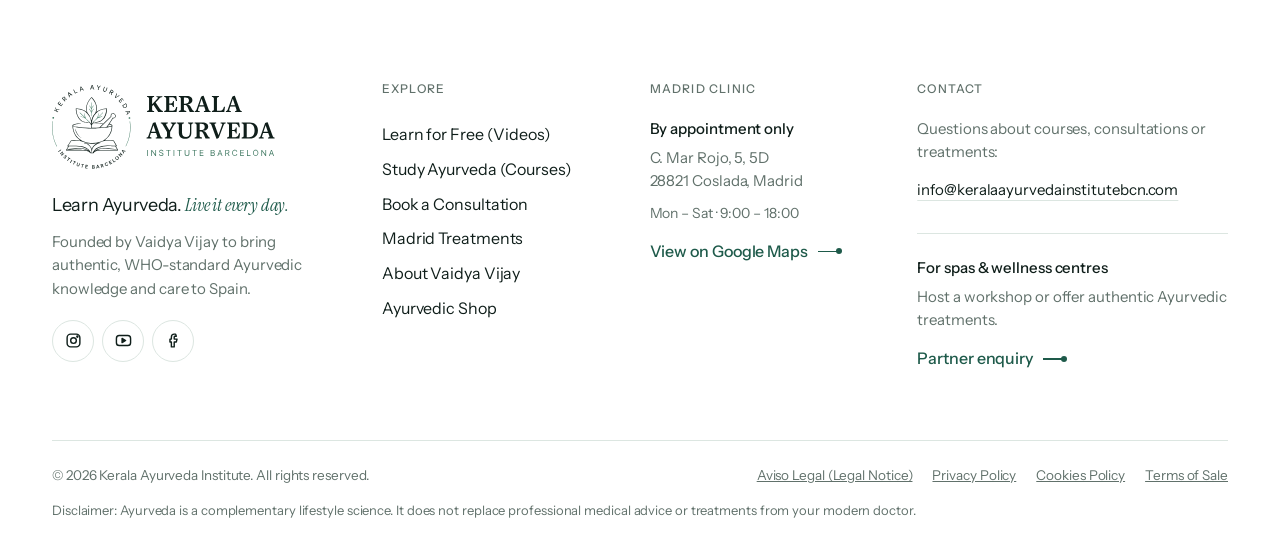
<file: v2/consultation.html>
<!doctype html>
<html lang="en">
<head>
<meta charset="utf-8">
<meta name="viewport" content="width=device-width, initial-scale=1">
<title>Consultation — Kerala Ayurveda Institute</title>
<meta name="robots" content="noindex">
<link rel="preconnect" href="https://fonts.googleapis.com">
<link rel="preconnect" href="https://fonts.gstatic.com" crossorigin>
<link href="https://fonts.googleapis.com/css2?family=Instrument+Sans:wght@400;500;600&family=Instrument+Serif:ital@0;1&display=swap" rel="stylesheet">
<link rel="stylesheet" href="site.css">
</head>
<body data-active="care" data-hero="light">
<div id="site-header"></div>
<main>

<section class="page-hero tint">
<svg class="rings" viewBox="0 0 700 700" aria-hidden="true"><circle cx="350" cy="350" r="120"/><circle cx="350" cy="350" r="200"/><circle cx="350" cy="350" r="280"/></svg>
<div class="wrap">
<div class="split">
<div class="ph photo cut cut-narrow" style="border-radius:240px 240px 28px 28px;--ar:1066/1320" data-rv><img src="img/vj-consult.png" alt="Vaidya Vijay" decoding="async"></div>
<div class="copy">
<p class="eyebrow">Care · Consultation</p>
<h1 class="h1" style="font-size:clamp(40px,5vw,64px)">A personal Ayurveda consultation with Vaidya <span class="serif">Vijay.</span></h1>
<p class="lead" data-rv>Understand your body, your habits, and what is out of balance. Leave with a clear, customized roadmap for your daily life.</p>
<div data-rv><a class="btn btn-dark" href="#book">Book your Consultation<span class="ico"><svg viewBox="0 0 24 24" fill="none" stroke="currentColor" stroke-width="2" stroke-linecap="round" stroke-linejoin="round"><path d="M5 12h14M13 6l6 6-6 6"/></svg></span></a></div>
<div style="display:flex;flex-wrap:wrap;gap:8px" data-rv>
<span class="pill"><svg viewBox="0 0 24 24" fill="none" stroke="currentColor" stroke-width="2" stroke-linecap="round" stroke-linejoin="round"><circle cx="12" cy="12" r="9"/><path d="M12 7v5l3 2"/></svg>60-75 Minutes</span>
<span class="pill"><svg viewBox="0 0 24 24" fill="none" stroke="currentColor" stroke-width="2" stroke-linecap="round" stroke-linejoin="round"><path d="M12 21s-7-6.2-7-12a7 7 0 0 1 14 0c0 5.8-7 12-7 12Z"/><circle cx="12" cy="9" r="2.5"/></svg>Online or In-person (Madrid)</span>
</div>
</div>
</div>
</div>
</section>

<section class="section">
<div class="wrap">
<div class="panel-grid">
<div class="sticky"><p class="eyebrow">Is this for you?</p><h2 class="h2">A consultation can help if <span class="serif">you...</span></h2></div>
<div>
<div class="check"><span class="ok"><svg viewBox="0 0 24 24" fill="none" stroke="currentColor" stroke-width="3" stroke-linecap="round" stroke-linejoin="round"><path d="M20 6 9 17l-5-5"/></svg></span>Often feel tired, heavy, or low in energy throughout the day.</div>
<div class="check"><span class="ok"><svg viewBox="0 0 24 24" fill="none" stroke="currentColor" stroke-width="3" stroke-linecap="round" stroke-linejoin="round"><path d="M20 6 9 17l-5-5"/></svg></span>Have uneasy digestion, bloating, or irregular appetite.</div>
<div class="check"><span class="ok"><svg viewBox="0 0 24 24" fill="none" stroke="currentColor" stroke-width="3" stroke-linecap="round" stroke-linejoin="round"><path d="M20 6 9 17l-5-5"/></svg></span>Find it hard to rest or switch off your mind at night.</div>
<div class="check"><span class="ok"><svg viewBox="0 0 24 24" fill="none" stroke="currentColor" stroke-width="3" stroke-linecap="round" stroke-linejoin="round"><path d="M20 6 9 17l-5-5"/></svg></span>Want a natural daily routine that actually suits your unique body type.</div>
<p class="small" data-rv style="margin-top:24px;padding:16px 20px;background:var(--tint);border-radius:14px">Ayurveda works on habits, food, and daily routine. It is a complementary lifestyle science and does not replace your medical doctor.</p>
</div>
</div>
</div>
</section>

<section class="dark-band dark section" style="position:relative;overflow:hidden">
<svg class="deco" viewBox="0 0 400 400" style="width:520px;left:-220px;bottom:-220px" aria-hidden="true"><circle cx="200" cy="200" r="120"/><circle cx="200" cy="200" r="190"/></svg>
<div class="wrap" style="position:relative">
<div class="head"><div class="stack"><p class="eyebrow">How it works</p><h2 class="h2">Your Journey to Balance in 3 Simple <span class="serif">Steps</span></h2></div></div>
<div class="steps-line" aria-hidden="true"><span class="fillline"></span><span class="p" style="left:0"></span><span class="p" style="left:calc(33.33% + 4px)"></span><span class="p" style="left:calc(66.66% + 8px)"></span></div>
<div class="grid-3">
<div class="step-card"><span class="n">01</span><h3 class="h3">Book &amp; Prepare</h3><p>Pick a time online or via WhatsApp. You will receive a short, secure questionnaire about your food, sleep, and daily routine before we meet.</p></div>
<div class="step-card"><span class="n">02</span><h3 class="h3">Meet Vaidya Vijay</h3><p>A detailed 60-75 minute session. He listens, asks about your lifestyle, and assesses your body type. <em>(In Madrid, this includes traditional pulse reading).</em></p></div>
<div class="step-card"><span class="n">03</span><h3 class="h3">Get Your Plan</h3><p>Receive a written, personalized plan for your food and daily routine by email. Natural products or massages are recommended only if they are truly useful for you.</p></div>
</div>
</div>
</section>

<section id="book" class="section">
<div class="wrap">
<div class="head center"><div class="stack"><p class="eyebrow">Pricing &amp; booking</p><h2 class="h2">Choose how you want to <span class="serif">meet</span></h2></div></div>
<div class="grid-2" style="align-items:stretch">
<div class="card white" style="padding:40px;gap:22px">
<p class="eyebrow">Online Consultation</p>
<p style="font-size:18px;color:var(--ink)">Accessible from anywhere in Spain.</p>
<div>
<div class="check" style="font-size:16px"><span class="ok"><svg viewBox="0 0 24 24" fill="none" stroke="currentColor" stroke-width="3" stroke-linecap="round" stroke-linejoin="round"><path d="M20 6 9 17l-5-5"/></svg></span>Video call (60 mins)</div>
<div class="check" style="font-size:16px"><span class="ok"><svg viewBox="0 0 24 24" fill="none" stroke="currentColor" stroke-width="3" stroke-linecap="round" stroke-linejoin="round"><path d="M20 6 9 17l-5-5"/></svg></span>Pre-consultation questionnaire</div>
<div class="check" style="font-size:16px"><span class="ok"><svg viewBox="0 0 24 24" fill="none" stroke="currentColor" stroke-width="3" stroke-linecap="round" stroke-linejoin="round"><path d="M20 6 9 17l-5-5"/></svg></span>Written personal plan</div>
<div class="check" style="font-size:16px"><span class="ok"><svg viewBox="0 0 24 24" fill="none" stroke="currentColor" stroke-width="3" stroke-linecap="round" stroke-linejoin="round"><path d="M20 6 9 17l-5-5"/></svg></span>7 days of WhatsApp support for questions</div>
</div>
<div style="margin-top:auto;display:flex;flex-direction:column;gap:20px;padding-top:24px;border-top:1px solid var(--line)">
<div class="price-row"><span class="price">65 €</span><span class="launch">Launch Price: 60 €</span></div>
<a class="btn btn-dark" href="#" style="align-self:flex-start">Book Online<span class="ico"><svg viewBox="0 0 24 24" fill="none" stroke="currentColor" stroke-width="2" stroke-linecap="round" stroke-linejoin="round"><path d="M5 12h14M13 6l6 6-6 6"/></svg></span></a>
</div>
</div>
<div class="card dark" style="background:var(--deep);padding:40px;gap:22px;overflow:hidden">
<svg class="deco" viewBox="0 0 400 400" style="width:300px;right:-110px;top:-110px" aria-hidden="true"><circle cx="200" cy="200" r="90"/><circle cx="200" cy="200" r="150"/></svg>
<p class="eyebrow">In-Person (Madrid Clinic)</p>
<p style="font-size:18px;color:#fff">A deeper experience at our Coslada clinic.</p>
<div>
<div class="check" style="font-size:16px"><span class="ok"><svg viewBox="0 0 24 24" fill="none" stroke="currentColor" stroke-width="3" stroke-linecap="round" stroke-linejoin="round"><path d="M20 6 9 17l-5-5"/></svg></span>Everything in the online consultation, PLUS:</div>
<div class="check" style="font-size:16px"><span class="ok"><svg viewBox="0 0 24 24" fill="none" stroke="currentColor" stroke-width="3" stroke-linecap="round" stroke-linejoin="round"><path d="M20 6 9 17l-5-5"/></svg></span>Traditional pulse reading assessment</div>
<div class="check" style="font-size:16px"><span class="ok"><svg viewBox="0 0 24 24" fill="none" stroke="currentColor" stroke-width="3" stroke-linecap="round" stroke-linejoin="round"><path d="M20 6 9 17l-5-5"/></svg></span>75 mins session</div>
<div class="check" style="font-size:16px"><span class="ok"><svg viewBox="0 0 24 24" fill="none" stroke="currentColor" stroke-width="3" stroke-linecap="round" stroke-linejoin="round"><path d="M20 6 9 17l-5-5"/></svg></span>Option to book an immediate Ayurvedic therapy</div>
</div>
<a class="glimpse" href="treatments.html">
<div class="ph dark glimpse-img photo"><img src="img/care-madrid.webp" alt="Madrid clinic" loading="lazy" decoding="async"></div>
<p class="glimpse-txt">Vaidya Vijay may recommend traditional physical therapies (like Abhyanga warm-oil massage or Shirodhara) to release your body's tension. <span class="link" style="font-size:14.5px">View our Madrid Treatments <span class="bar"></span></span></p>
</a>
<div style="margin-top:auto;display:flex;flex-direction:column;gap:20px;padding-top:24px;border-top:1px solid rgba(255,255,255,.12)">
<div class="price-row"><span class="price">75 €</span><span class="launch">Launch Price: 60 €</span></div>
<a class="btn btn-light" href="#" style="align-self:flex-start">Book in Madrid<span class="ico"><svg viewBox="0 0 24 24" fill="none" stroke="currentColor" stroke-width="2" stroke-linecap="round" stroke-linejoin="round"><path d="M5 12h14M13 6l6 6-6 6"/></svg></span></a>
</div>
</div>
</div>
</div>
</section>

<section style="padding:0 0 120px">
<div class="wrap">
<div class="panel dark" style="padding:72px">
<svg class="deco" viewBox="0 0 400 400" style="width:440px;right:-60px;top:-120px" aria-hidden="true"><circle cx="150" cy="190" r="110"/><circle cx="250" cy="190" r="110"/><circle class="fill" cx="200" cy="300" r="10"/></svg>
<div style="position:relative;display:flex;flex-direction:column;gap:28px">
<span class="note" style="align-self:flex-start">Sample text · replace with a real Google review</span>
<span style="color:var(--mint);letter-spacing:5px;font-size:18px" aria-label="5 out of 5 stars">★★★★★</span>
<p class="quote">“I went to Vaidya Vijay with severe digestion issues and constant tiredness. He didn't just give me herbs; he changed the way I eat and sleep. The consultation was an eye-opener. I feel like a new person.”</p>
<div class="person"><span class="av">G</span><div><b>— [Name], Madrid</b><span>Google Review</span></div></div>
</div>
</div>
</div>
</section>

<section style="padding:0 0 120px">
<div class="wrap">
<div class="panel-grid">
<div class="sticky"><p class="eyebrow">FAQ</p><h2 class="h2">Before you <span class="serif">book</span></h2></div>
<div class="faq">
<details open><summary>Do I need to prepare anything?<span class="pm"><svg viewBox="0 0 24 24" fill="none" stroke="currentColor" stroke-width="2" stroke-linecap="round"><path d="M12 5v14M5 12h14"/></svg></span></summary><p class="ans">Just fill in the short questionnaire we send you after booking. Bring any recent medical reports if you have them.</p></details>
<details><summary>Will I have to buy expensive products?<span class="pm"><svg viewBox="0 0 24 24" fill="none" stroke="currentColor" stroke-width="2" stroke-linecap="round"><path d="M12 5v14M5 12h14"/></svg></span></summary><p class="ans">No. Your plan focuses on everyday food and habits. Products or massages are suggested only when necessary, and are always completely optional.</p></details>
<details><summary>Can I change or cancel my appointment?<span class="pm"><svg viewBox="0 0 24 24" fill="none" stroke="currentColor" stroke-width="2" stroke-linecap="round"><path d="M12 5v14M5 12h14"/></svg></span></summary><p class="ans">Yes, you can easily change your date for free up to 48 hours before your session.</p></details>
</div>
</div>
</div>
</section>

<section style="padding:0 0 40px">
<div class="wrap">
<div class="panel tint" style="padding:56px 64px;display:flex;flex-wrap:wrap;align-items:center;justify-content:space-between;gap:28px">
<div style="display:flex;flex-direction:column;gap:14px;max-width:620px"><p class="eyebrow">WhatsApp</p><h2 class="h2" style="font-size:clamp(28px,3vw,40px)">Still have a <span class="serif">question?</span></h2><p class="lead" data-rv>Send us a quick message on WhatsApp before you book. We reply within one working day.</p></div>
<a class="btn btn-dark" href="#" data-rv>Ask on WhatsApp<span class="ico"><svg viewBox="0 0 24 24" fill="none" stroke="currentColor" stroke-width="2" stroke-linecap="round" stroke-linejoin="round"><path d="M5 12h14M13 6l6 6-6 6"/></svg></span></a>
</div>
</div>
</section>

</main>
<div id="site-footer"></div>
<script src="layout.js"></script>
</body>
</html>
</file>
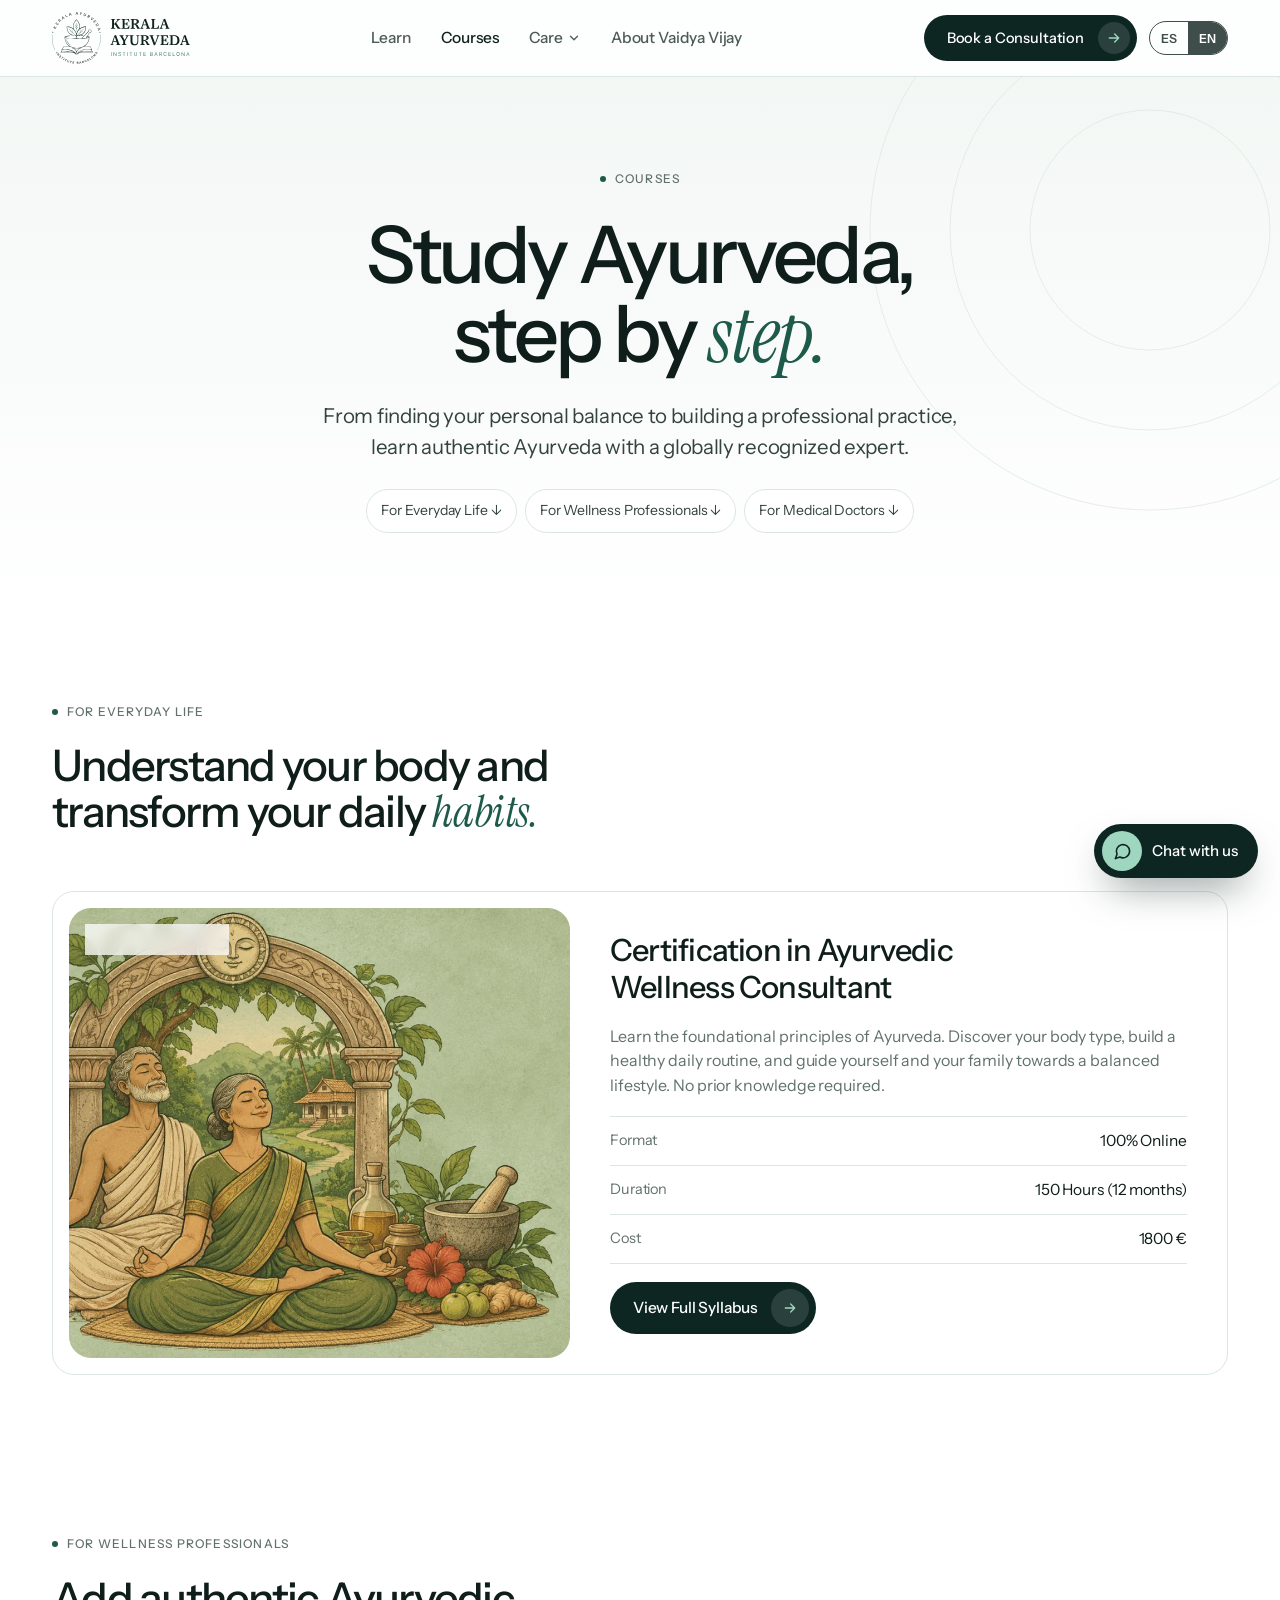
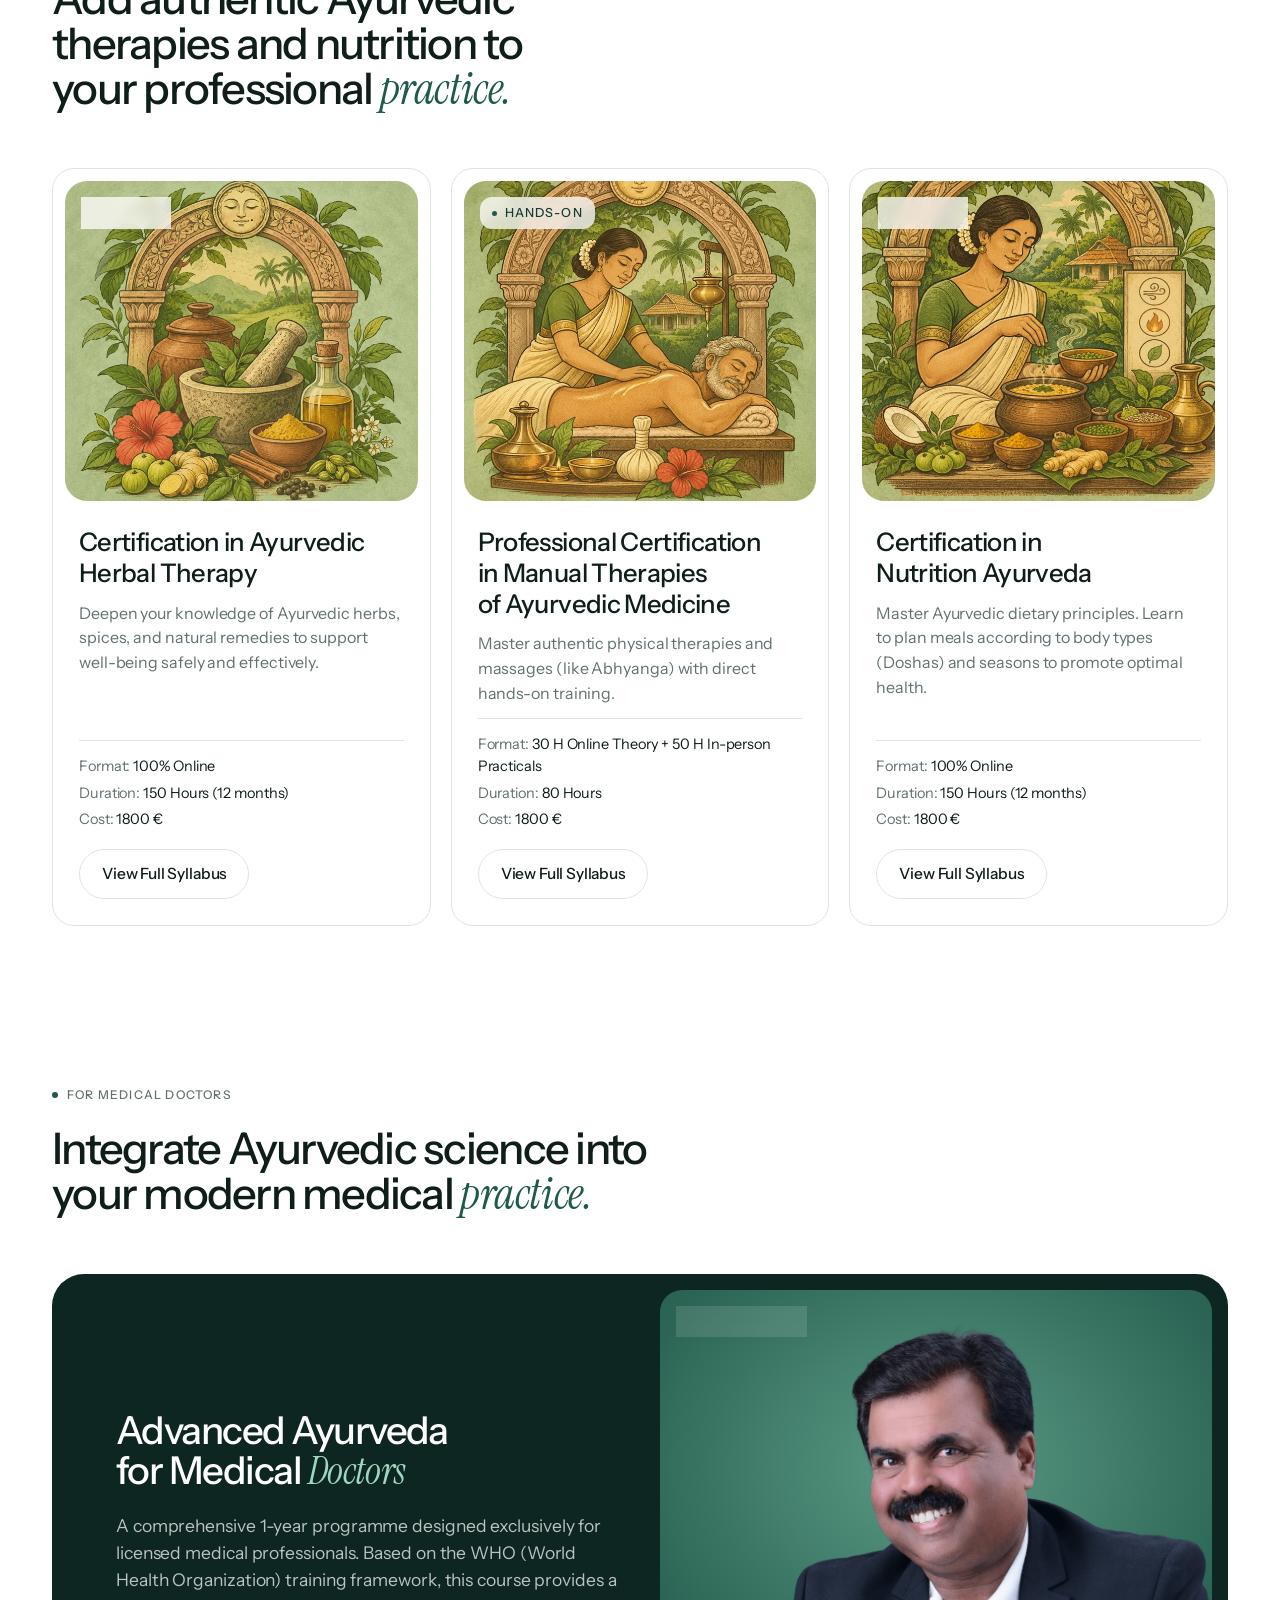
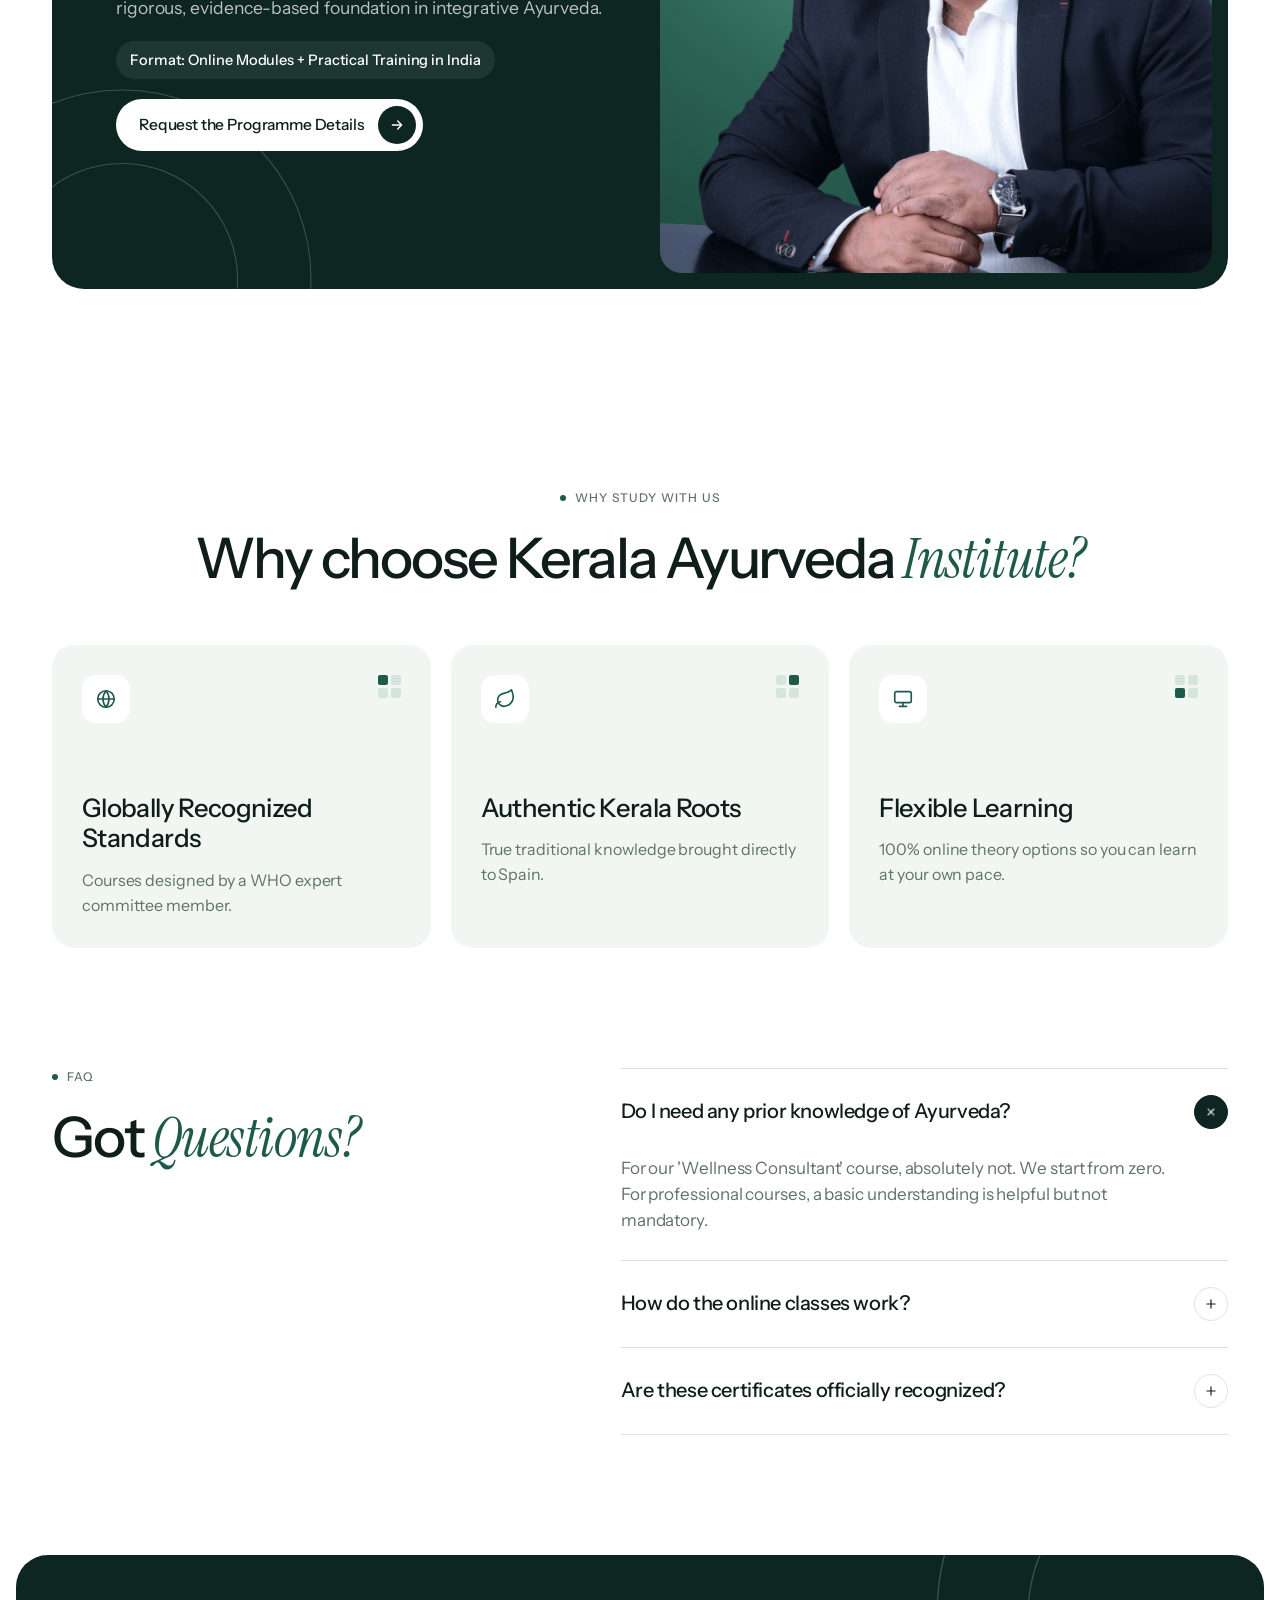
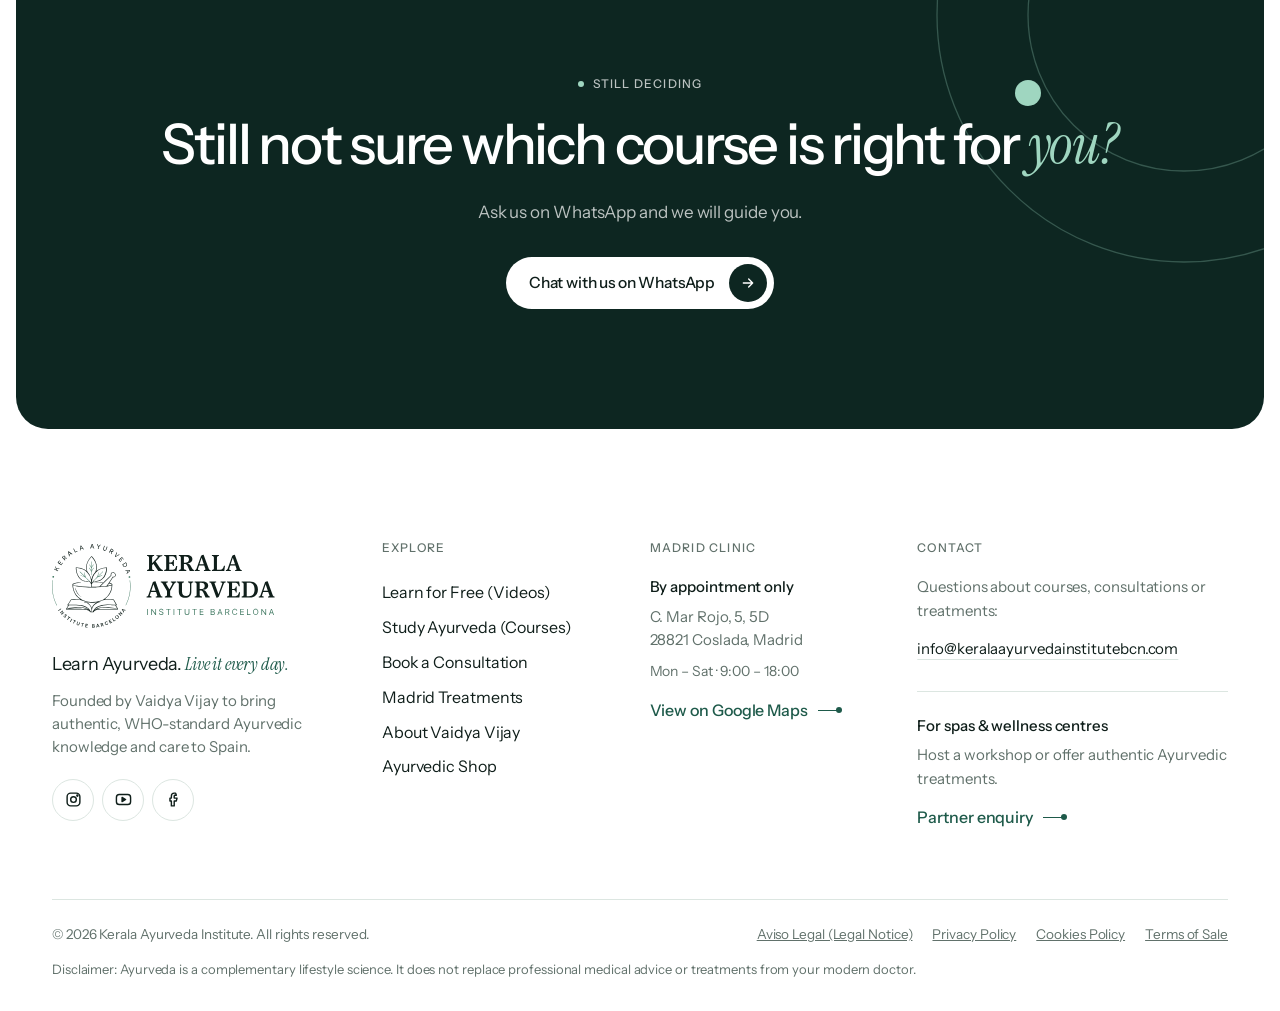
<file: v2/courses.html>
<!doctype html>
<html lang="en">
<head>
<meta charset="utf-8">
<meta name="viewport" content="width=device-width, initial-scale=1">
<title>Courses — Study Ayurveda</title>
<meta name="robots" content="noindex">
<link rel="preconnect" href="https://fonts.googleapis.com">
<link rel="preconnect" href="https://fonts.gstatic.com" crossorigin>
<link href="https://fonts.googleapis.com/css2?family=Instrument+Sans:wght@400;500;600&family=Instrument+Serif:ital@0;1&display=swap" rel="stylesheet">
<link rel="stylesheet" href="site.css">
</head>
<body data-active="courses" data-hero="light">
<div id="site-header"></div>
<main>

<section class="page-hero tint center">
<svg class="rings" viewBox="0 0 700 700" aria-hidden="true"><circle cx="350" cy="350" r="120"/><circle cx="350" cy="350" r="200"/><circle cx="350" cy="350" r="280"/></svg>
<div class="wrap">
<div class="inner">
<p class="eyebrow">Courses</p>
<h1 class="h1">Study Ayurveda, step by <span class="serif">step.</span></h1>
<p class="lead" data-rv style="max-width:680px">From finding your personal balance to building a professional practice, learn authentic Ayurveda with a globally recognized expert.</p>
<nav class="filters" aria-label="Course categories" data-rv style="justify-content:center">
<a class="chip" href="#everyday" style="height:44px;text-decoration:none">For Everyday Life ↓</a>
<a class="chip" href="#pros" style="height:44px;text-decoration:none">For Wellness Professionals ↓</a>
<a class="chip" href="#doctors" style="height:44px;text-decoration:none">For Medical Doctors ↓</a>
</nav>
</div>
</div>
</section>

<section id="everyday" class="section-sm">
<div class="wrap">
<div class="head"><div class="stack"><p class="eyebrow">For Everyday Life</p><h2 class="h2" style="font-size:clamp(30px,3.4vw,44px)">Understand your body and transform your daily <span class="serif">habits.</span></h2></div></div>
<div class="card white hover stack-m" style="display:grid;grid-template-columns:1fr 1.2fr;gap:40px;padding:16px;align-items:stretch" data-rv>
<div class="ph zoom photo illo" style="min-height:360px"><img src="img/course-wellness-consultant.webp" alt="Certification in Ayurvedic Wellness Consultant" loading="lazy" decoding="async"><span class="tag">Everyday Life</span></div>
<div style="padding:24px 24px 24px 0;display:flex;flex-direction:column;gap:18px;justify-content:center">
<h3 class="h3" style="font-size:clamp(24px,2.4vw,32px)">Certification in Ayurvedic Wellness Consultant</h3>
<p>Learn the foundational principles of Ayurveda. Discover your body type, build a healthy daily routine, and guide yourself and your family towards a balanced lifestyle. No prior knowledge required.</p>
<div class="rows" style="font-size:15.5px;color:var(--ink)">
<div style="display:flex;justify-content:space-between;padding:12px 0;border-bottom:1px solid var(--line)"><span class="small">Format</span><span>100% Online</span></div>
<div style="display:flex;justify-content:space-between;padding:12px 0;border-bottom:1px solid var(--line)"><span class="small">Duration</span><span>150 Hours (12 months)</span></div>
<div style="display:flex;justify-content:space-between;padding:12px 0;border-bottom:1px solid var(--line)"><span class="small">Cost</span><span>1800 €</span></div>
</div>
<a class="btn btn-dark" href="#" style="align-self:flex-start">View Full Syllabus<span class="ico"><svg viewBox="0 0 24 24" fill="none" stroke="currentColor" stroke-width="2" stroke-linecap="round" stroke-linejoin="round"><path d="M5 12h14M13 6l6 6-6 6"/></svg></span></a>
</div>
</div>
</div>
</section>

<section id="pros" class="section-sm">
<div class="wrap">
<div class="head"><div class="stack"><p class="eyebrow">For Wellness Professionals</p><h2 class="h2" style="font-size:clamp(30px,3.4vw,44px)">Add authentic Ayurvedic therapies and nutrition to your professional <span class="serif">practice.</span></h2></div></div>
<div class="grid-3">
<div class="card white hover" style="padding:12px 12px 26px">
<div class="ph zoom photo illo course-img"><img src="img/course-herbal-therapy.webp" alt="Certification in Ayurvedic Herbal Therapy" loading="lazy" decoding="async"><span class="tag">Online</span></div>
<div style="padding:12px 14px 0;display:flex;flex-direction:column;gap:12px;flex:1">
<h3 class="h3">Certification in Ayurvedic Herbal Therapy</h3>
<p>Deepen your knowledge of Ayurvedic herbs, spices, and natural remedies to support well-being safely and effectively.</p>
<div style="margin-top:auto;padding-top:14px;border-top:1px solid var(--line);font-size:14.5px;color:var(--ink);display:flex;flex-direction:column;gap:4px"><span><span class="small">Format:</span> 100% Online</span><span><span class="small">Duration:</span> 150 Hours (12 months)</span><span><span class="small">Cost:</span> 1800 €</span></div>
<a class="btn btn-line" href="#" style="align-self:flex-start;margin-top:6px">View Full Syllabus</a>
</div>
</div>
<div class="card white hover" style="padding:12px 12px 26px">
<div class="ph zoom photo illo course-img"><img src="img/course-manual-therapies.webp" alt="Professional Certification in Manual Therapies of Ayurvedic Medicine" loading="lazy" decoding="async"><span class="tag">Hands-on</span></div>
<div style="padding:12px 14px 0;display:flex;flex-direction:column;gap:12px;flex:1">
<h3 class="h3">Professional Certification in Manual Therapies of Ayurvedic Medicine</h3>
<p>Master authentic physical therapies and massages (like Abhyanga) with direct hands-on training.</p>
<div style="margin-top:auto;padding-top:14px;border-top:1px solid var(--line);font-size:14.5px;color:var(--ink);display:flex;flex-direction:column;gap:4px"><span><span class="small">Format:</span> 30 H Online Theory + 50 H In-person Practicals</span><span><span class="small">Duration:</span> 80 Hours</span><span><span class="small">Cost:</span> 1800 €</span></div>
<a class="btn btn-line" href="#" style="align-self:flex-start;margin-top:6px">View Full Syllabus</a>
</div>
</div>
<div class="card white hover" style="padding:12px 12px 26px">
<div class="ph zoom photo illo course-img"><img src="img/course-nutrition.webp" alt="Certification in Nutrition Ayurveda" loading="lazy" decoding="async"><span class="tag">Online</span></div>
<div style="padding:12px 14px 0;display:flex;flex-direction:column;gap:12px;flex:1">
<h3 class="h3">Certification in Nutrition Ayurveda</h3>
<p>Master Ayurvedic dietary principles. Learn to plan meals according to body types (Doshas) and seasons to promote optimal health.</p>
<div style="margin-top:auto;padding-top:14px;border-top:1px solid var(--line);font-size:14.5px;color:var(--ink);display:flex;flex-direction:column;gap:4px"><span><span class="small">Format:</span> 100% Online</span><span><span class="small">Duration:</span> 150 Hours (12 months)</span><span><span class="small">Cost:</span> 1800 €</span></div>
<a class="btn btn-line" href="#" style="align-self:flex-start;margin-top:6px">View Full Syllabus</a>
</div>
</div>
</div>
</div>
</section>

<section id="doctors" class="section-sm">
<div class="wrap">
<div class="head"><div class="stack"><p class="eyebrow">For Medical Doctors</p><h2 class="h2" style="font-size:clamp(30px,3.4vw,44px)">Integrate Ayurvedic science into your modern medical <span class="serif">practice.</span></h2></div></div>
<div class="panel dark" style="padding:16px">
<svg class="deco" viewBox="0 0 400 400" style="width:420px;left:-140px;bottom:-200px" aria-hidden="true"><circle cx="200" cy="200" r="110"/><circle cx="200" cy="200" r="180"/></svg>
<div class="split stack-m" style="gap:40px;position:relative">
<div style="padding:48px 0 48px 48px;display:flex;flex-direction:column;gap:20px">
<h3 class="h2" style="font-size:clamp(28px,3vw,40px)">Advanced Ayurveda for Medical <span class="serif">Doctors</span></h3>
<p style="font-size:17.5px">A comprehensive 1-year programme designed exclusively for licensed medical professionals. Based on the WHO (World Health Organization) training framework, this course provides a rigorous, evidence-based foundation in integrative Ayurveda.</p>
<span class="pill" style="align-self:flex-start">Format: Online Modules + Practical Training in India</span>
<a class="btn btn-light" href="#" style="align-self:flex-start">Request the Programme Details<span class="ico"><svg viewBox="0 0 24 24" fill="none" stroke="currentColor" stroke-width="2" stroke-linecap="round" stroke-linejoin="round"><path d="M5 12h14M13 6l6 6-6 6"/></svg></span></a>
</div>
<div class="ph dark photo cut" style="--ar:1240/1310"><img src="img/vj-doctors.png" alt="Vaidya Vijay" loading="lazy" decoding="async"><span class="tag" style="position:absolute;top:16px;left:16px">Vaidya Vijay</span></div>
</div>
</div>
</div>
</section>

<section class="section">
<div class="wrap">
<div class="head center"><div class="stack"><p class="eyebrow">Why study with us</p><h2 class="h2">Why choose Kerala Ayurveda <span class="serif">Institute?</span></h2></div></div>
<div class="grid-3">
<div class="card"><div class="top"><span class="ic"><svg viewBox="0 0 24 24" fill="none" stroke="currentColor" stroke-width="1.8" stroke-linecap="round" stroke-linejoin="round"><circle cx="12" cy="12" r="9"/><path d="M3 12h18M12 3a14 14 0 0 1 0 18M12 3a14 14 0 0 0 0 18"/></svg></span><span class="squares"><i class="on"></i><i></i><i></i><i></i></span></div><h3 class="h3" style="margin-top:56px">Globally Recognized Standards</h3><p>Courses designed by a WHO expert committee member.</p></div>
<div class="card"><div class="top"><span class="ic"><svg viewBox="0 0 24 24" fill="none" stroke="currentColor" stroke-width="1.8" stroke-linecap="round" stroke-linejoin="round"><path d="M11 20A7 7 0 0 1 9.8 6.1C15.5 5 17 4.5 19 2c1 2 2 4.2 2 8 0 5.5-4.8 10-10 10Z"/><path d="M2 21c0-3 1.9-5.4 5.1-6"/></svg></span><span class="squares"><i></i><i class="on"></i><i></i><i></i></span></div><h3 class="h3" style="margin-top:56px">Authentic Kerala Roots</h3><p>True traditional knowledge brought directly to Spain.</p></div>
<div class="card"><div class="top"><span class="ic"><svg viewBox="0 0 24 24" fill="none" stroke="currentColor" stroke-width="1.8" stroke-linecap="round" stroke-linejoin="round"><rect x="3" y="4" width="18" height="12" rx="2"/><path d="M8 20h8M12 16v4"/></svg></span><span class="squares"><i></i><i></i><i class="on"></i><i></i></span></div><h3 class="h3" style="margin-top:56px">Flexible Learning</h3><p>100% online theory options so you can learn at your own pace.</p></div>
</div>
</div>
</section>

<section style="padding:0 0 120px">
<div class="wrap">
<div class="panel-grid">
<div class="sticky"><p class="eyebrow">FAQ</p><h2 class="h2">Got <span class="serif">Questions?</span></h2></div>
<div class="faq">
<details open><summary>Do I need any prior knowledge of Ayurveda?<span class="pm"><svg viewBox="0 0 24 24" fill="none" stroke="currentColor" stroke-width="2" stroke-linecap="round"><path d="M12 5v14M5 12h14"/></svg></span></summary><p class="ans">For our 'Wellness Consultant' course, absolutely not. We start from zero. For professional courses, a basic understanding is helpful but not mandatory.</p></details>
<details><summary>How do the online classes work?<span class="pm"><svg viewBox="0 0 24 24" fill="none" stroke="currentColor" stroke-width="2" stroke-linecap="round"><path d="M12 5v14M5 12h14"/></svg></span></summary><p class="ans">You will get access to our learning platform where you can watch the modules at your own pace, supported by live Q&amp;A sessions with Vaidya Vijay.</p></details>
<details><summary>Are these certificates officially recognized?<span class="pm"><svg viewBox="0 0 24 24" fill="none" stroke="currentColor" stroke-width="2" stroke-linecap="round"><path d="M12 5v14M5 12h14"/></svg></span></summary><p class="ans">Our courses are based on international WHO guidelines for Ayurveda training, ensuring the highest global standard of education. <span class="note">Legal wording to confirm with Vaidya Vijay</span></p></details>
</div>
</div>
</div>
</section>

<section class="dark-band dark section" style="position:relative;overflow:hidden">
<svg class="deco" viewBox="0 0 400 400" style="width:520px;right:-180px;top:-200px" aria-hidden="true"><circle cx="200" cy="200" r="120"/><circle cx="200" cy="200" r="190"/><circle class="fill" cx="80" cy="260" r="10"/></svg>
<div class="wrap" style="position:relative">
<div class="head center" style="margin-bottom:32px"><div class="stack"><p class="eyebrow">Still deciding</p><h2 class="h2">Still not sure which course is right for <span class="serif">you?</span></h2></div><p data-rv>Ask us on WhatsApp and we will guide you.</p></div>
<div style="display:flex;justify-content:center" data-rv><a class="btn btn-light" href="#">Chat with us on WhatsApp<span class="ico"><svg viewBox="0 0 24 24" fill="none" stroke="currentColor" stroke-width="2" stroke-linecap="round" stroke-linejoin="round"><path d="M5 12h14M13 6l6 6-6 6"/></svg></span></a></div>
</div>
</section>

</main>
<div id="site-footer"></div>
<script src="layout.js"></script>
</body>
</html>
</file>
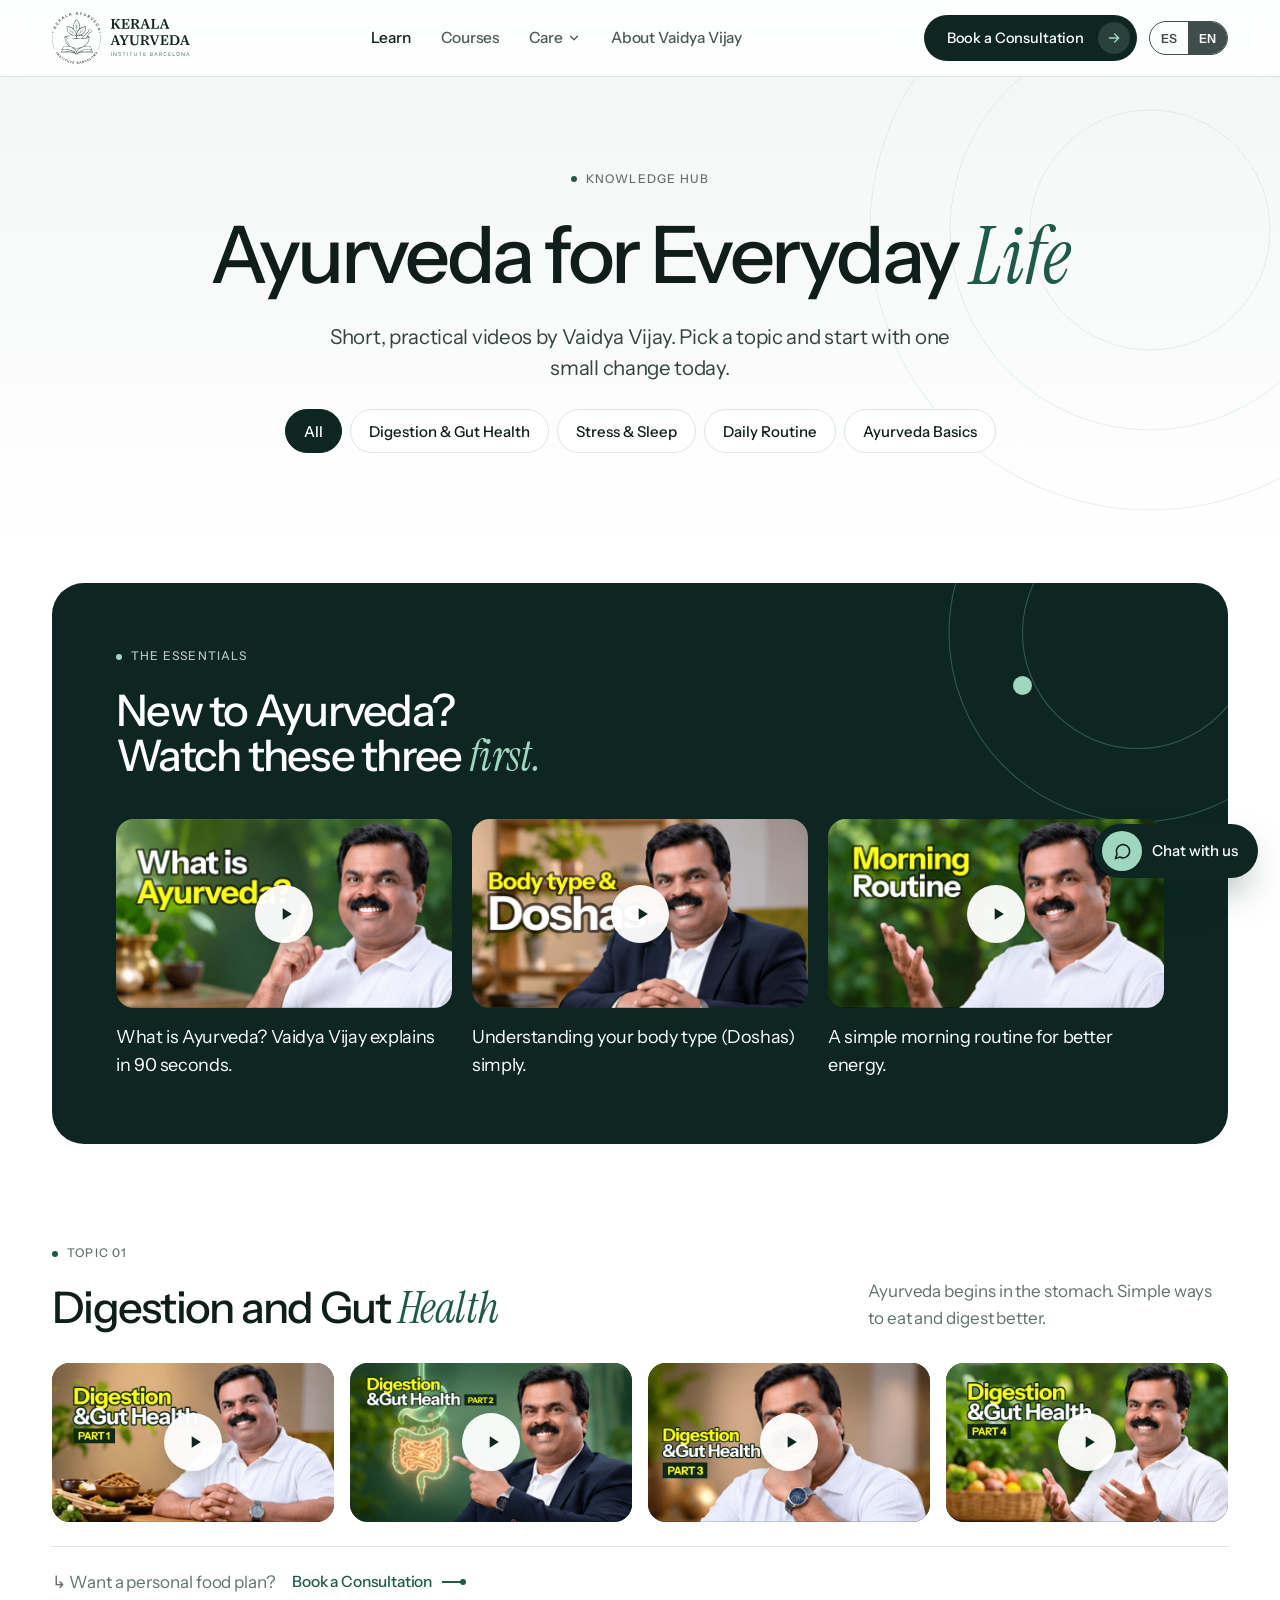
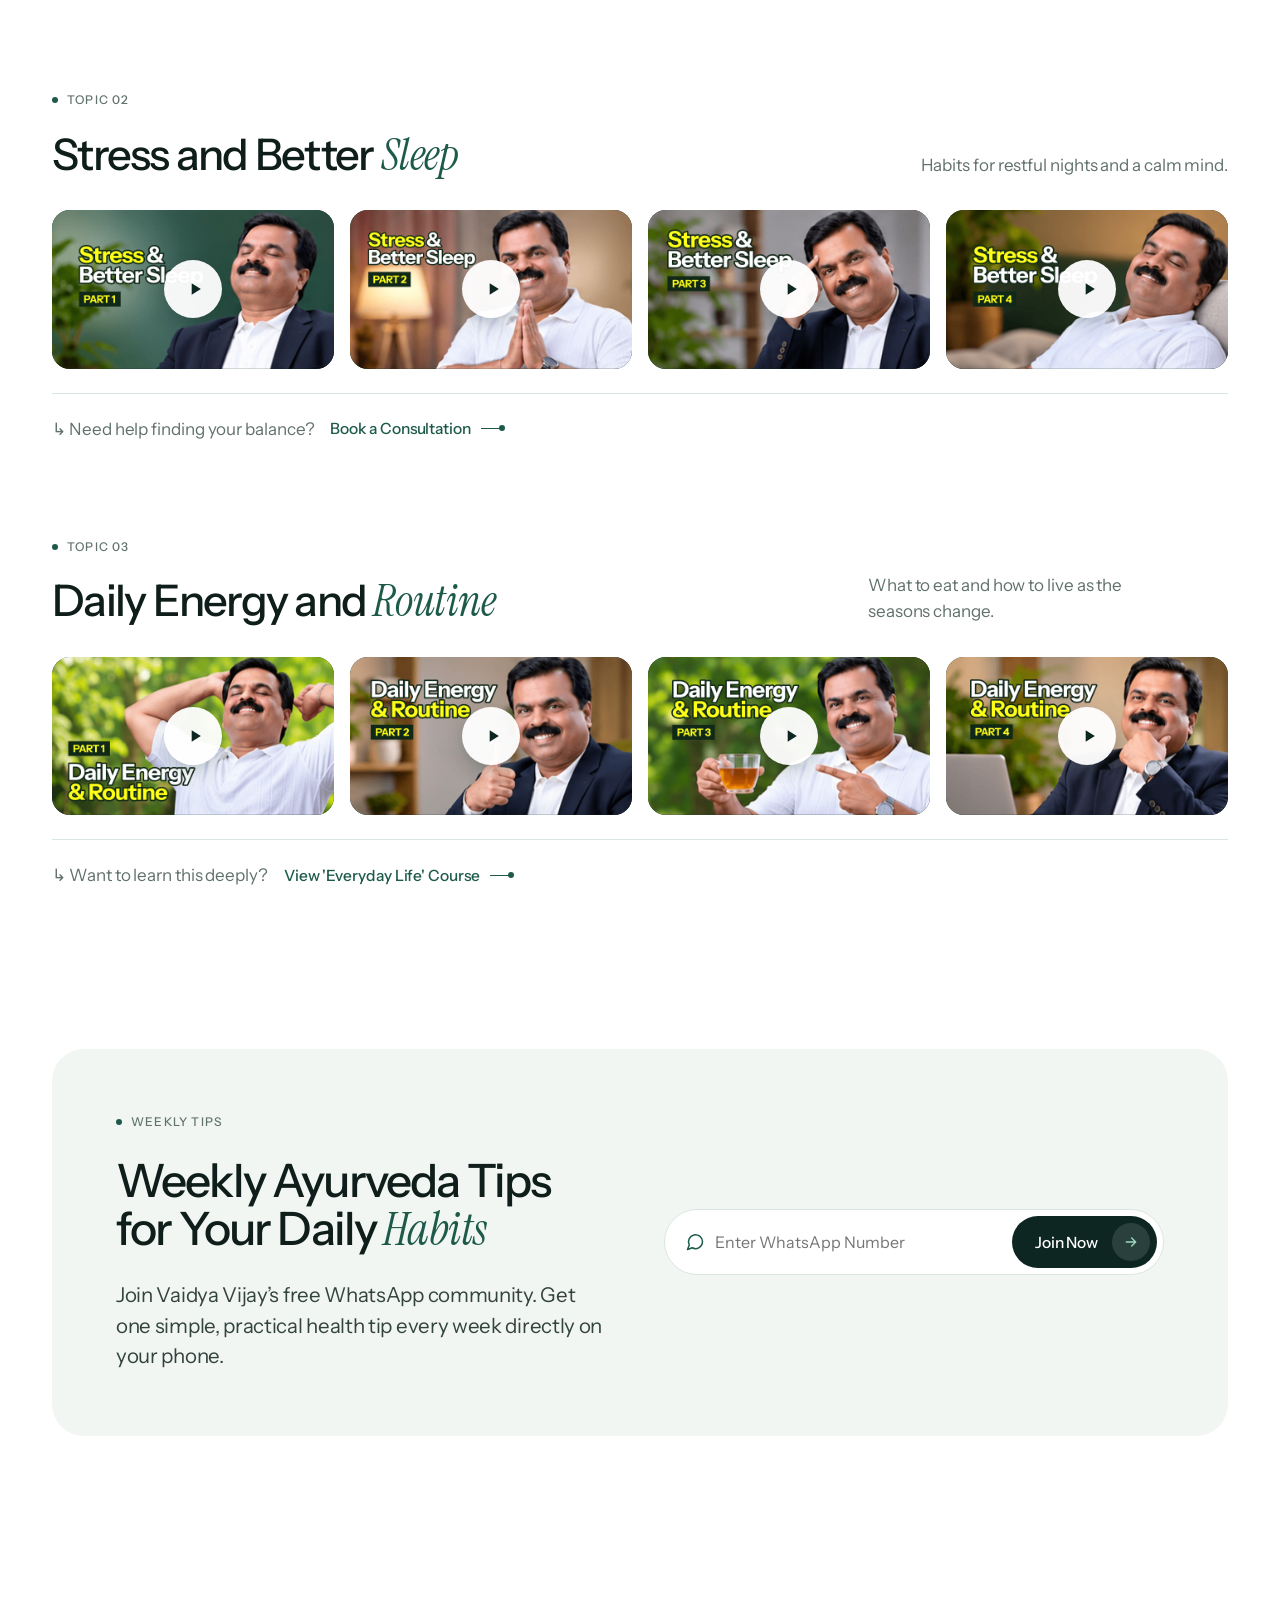
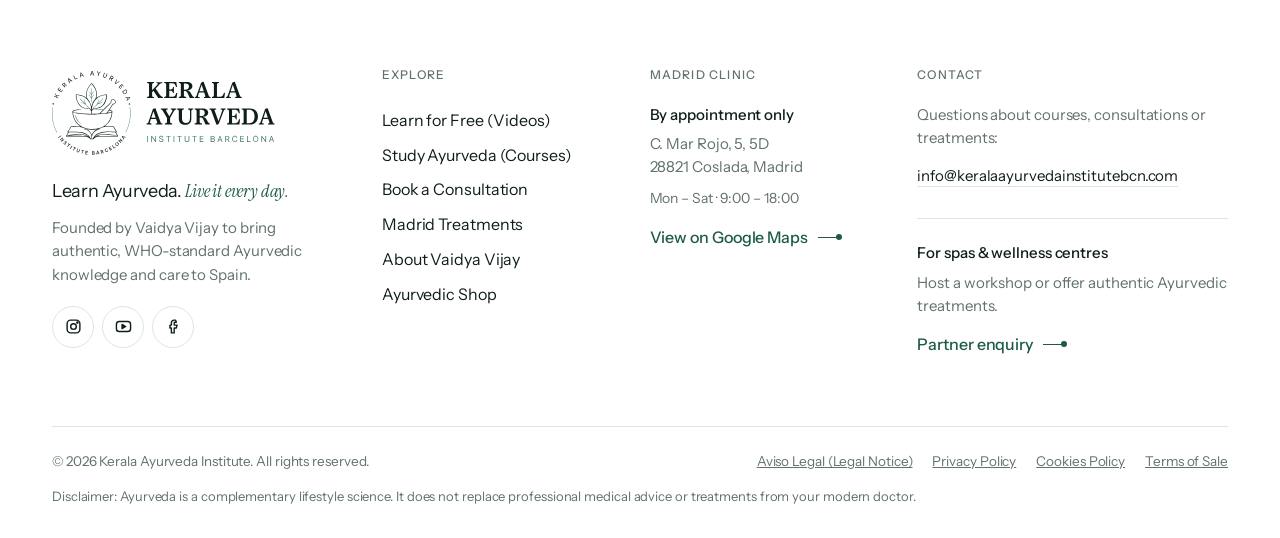
<file: v2/learn.html>
<!doctype html>
<html lang="en">
<head>
<meta charset="utf-8">
<meta name="viewport" content="width=device-width, initial-scale=1">
<title>Learn — Ayurveda for Everyday Life</title>
<meta name="robots" content="noindex">
<link rel="preconnect" href="https://fonts.googleapis.com">
<link rel="preconnect" href="https://fonts.gstatic.com" crossorigin>
<link href="https://fonts.googleapis.com/css2?family=Instrument+Sans:wght@400;500;600&family=Instrument+Serif:ital@0;1&display=swap" rel="stylesheet">
<link rel="stylesheet" href="site.css">
</head>
<body data-active="learn" data-hero="light">
<div id="site-header"></div>
<main>

<section class="page-hero tint center">
<svg class="rings" viewBox="0 0 700 700" aria-hidden="true"><circle cx="350" cy="350" r="120"/><circle cx="350" cy="350" r="200"/><circle cx="350" cy="350" r="280"/></svg>
<div class="wrap">
<div class="inner">
<p class="eyebrow">Knowledge Hub</p>
<h1 class="h1">Ayurveda for Everyday <span class="serif">Life</span></h1>
<p class="lead" data-rv style="max-width:620px">Short, practical videos by Vaidya Vijay. Pick a topic and start with one small change today.</p>
<div class="filters" id="chips" role="group" aria-label="Filter videos by topic" data-rv style="justify-content:center"></div>
</div>
</div>
</section>

<div data-topic="basics">
<section style="padding:40px 0 40px">
<div class="wrap">
<div class="panel dark" style="padding:64px">
<svg class="deco" viewBox="0 0 400 400" style="width:420px;right:-120px;top:-160px" aria-hidden="true"><circle cx="200" cy="200" r="110"/><circle cx="200" cy="200" r="180"/><circle class="fill" cx="90" cy="250" r="9"/></svg>
<div style="position:relative">
<div class="head" style="margin-bottom:40px"><div class="stack"><p class="eyebrow">The essentials</p><h2 class="h2" style="font-size:clamp(30px,3.4vw,44px)">New to Ayurveda? Watch these three <span class="serif">first.</span></h2></div></div>
<div class="grid-3">
<div style="display:flex;flex-direction:column;gap:16px" data-rv><div class="vid"><img src="img/thumbnail-01.png" alt="Video: What is Ayurveda" loading="lazy" decoding="async"><span class="play"><svg viewBox="0 0 24 24" fill="currentColor"><path d="M8 5v14l11-7z"/></svg></span></div><p style="color:#fff;font-size:18px;letter-spacing:-.02em">What is Ayurveda? Vaidya Vijay explains in 90 seconds.</p></div>
<div style="display:flex;flex-direction:column;gap:16px" data-rv><div class="vid"><img src="img/thumbnail-14.png" alt="Video: Body type and Doshas" loading="lazy" decoding="async"><span class="play"><svg viewBox="0 0 24 24" fill="currentColor"><path d="M8 5v14l11-7z"/></svg></span></div><p style="color:#fff;font-size:18px;letter-spacing:-.02em">Understanding your body type (Doshas) simply.</p></div>
<div style="display:flex;flex-direction:column;gap:16px" data-rv><div class="vid"><img src="img/thumbnail-15.png" alt="Video: Morning routine" loading="lazy" decoding="async"><span class="play"><svg viewBox="0 0 24 24" fill="currentColor"><path d="M8 5v14l11-7z"/></svg></span></div><p style="color:#fff;font-size:18px;letter-spacing:-.02em">A simple morning routine for better energy.</p></div>
</div>
</div>
</div>
</div>
</section>
</div>

<section style="padding:60px 0 40px">
<div class="wrap" style="display:flex;flex-direction:column;gap:96px">

<div data-topic="digestion">
<div class="head" style="margin-bottom:32px"><div class="stack"><p class="eyebrow">Topic 01</p><h2 class="h2" style="font-size:clamp(30px,3.4vw,44px)">Digestion and Gut <span class="serif">Health</span></h2></div><p data-rv>Ayurveda begins in the stomach. Simple ways to eat and digest better.</p></div>
<div class="grid-4">
<div class="vid"><img src="img/thumbnail-02.png" alt="Video: Digestion and Gut Health, part 1" loading="lazy" decoding="async"><span class="play"><svg viewBox="0 0 24 24" fill="currentColor"><path d="M8 5v14l11-7z"/></svg></span></div>
<div class="vid"><img src="img/thumbnail-11.png" alt="Video: Digestion and Gut Health, part 2" loading="lazy" decoding="async"><span class="play"><svg viewBox="0 0 24 24" fill="currentColor"><path d="M8 5v14l11-7z"/></svg></span></div>
<div class="vid"><img src="img/thumbnail-12.png" alt="Video: Digestion and Gut Health, part 3" loading="lazy" decoding="async"><span class="play"><svg viewBox="0 0 24 24" fill="currentColor"><path d="M8 5v14l11-7z"/></svg></span></div>
<div class="vid"><img src="img/thumbnail-13.png" alt="Video: Digestion and Gut Health, part 4" loading="lazy" decoding="async"><span class="play"><svg viewBox="0 0 24 24" fill="currentColor"><path d="M8 5v14l11-7z"/></svg></span></div>
</div>
<p data-rv style="margin-top:24px;padding-top:22px;border-top:1px solid var(--line);display:flex;flex-wrap:wrap;gap:10px 16px;align-items:center;color:var(--muted)">↳ Want a personal food plan? <a class="link" href="consultation.html">Book a Consultation <span class="bar"></span></a></p>
</div>

<div data-topic="stress">
<div class="head" style="margin-bottom:32px"><div class="stack"><p class="eyebrow">Topic 02</p><h2 class="h2" style="font-size:clamp(30px,3.4vw,44px)">Stress and Better <span class="serif">Sleep</span></h2></div><p data-rv>Habits for restful nights and a calm mind.</p></div>
<div class="grid-4">
<div class="vid"><img src="img/thumbnail-03.png" alt="Video: Stress and Better Sleep, part 1" loading="lazy" decoding="async"><span class="play"><svg viewBox="0 0 24 24" fill="currentColor"><path d="M8 5v14l11-7z"/></svg></span></div>
<div class="vid"><img src="img/thumbnail-08.png" alt="Video: Stress and Better Sleep, part 2" loading="lazy" decoding="async"><span class="play"><svg viewBox="0 0 24 24" fill="currentColor"><path d="M8 5v14l11-7z"/></svg></span></div>
<div class="vid"><img src="img/thumbnail-09.png" alt="Video: Stress and Better Sleep, part 3" loading="lazy" decoding="async"><span class="play"><svg viewBox="0 0 24 24" fill="currentColor"><path d="M8 5v14l11-7z"/></svg></span></div>
<div class="vid"><img src="img/thumbnail-10.png" alt="Video: Stress and Better Sleep, part 4" loading="lazy" decoding="async"><span class="play"><svg viewBox="0 0 24 24" fill="currentColor"><path d="M8 5v14l11-7z"/></svg></span></div>
</div>
<p data-rv style="margin-top:24px;padding-top:22px;border-top:1px solid var(--line);display:flex;flex-wrap:wrap;gap:10px 16px;align-items:center;color:var(--muted)">↳ Need help finding your balance? <a class="link" href="consultation.html">Book a Consultation <span class="bar"></span></a></p>
</div>

<div data-topic="routine">
<div class="head" style="margin-bottom:32px"><div class="stack"><p class="eyebrow">Topic 03</p><h2 class="h2" style="font-size:clamp(30px,3.4vw,44px)">Daily Energy and <span class="serif">Routine</span></h2></div><p data-rv>What to eat and how to live as the seasons change.</p></div>
<div class="grid-4">
<div class="vid"><img src="img/thumbnail-04.png" alt="Video: Daily Energy and Routine, part 1" loading="lazy" decoding="async"><span class="play"><svg viewBox="0 0 24 24" fill="currentColor"><path d="M8 5v14l11-7z"/></svg></span></div>
<div class="vid"><img src="img/thumbnail-05.png" alt="Video: Daily Energy and Routine, part 2" loading="lazy" decoding="async"><span class="play"><svg viewBox="0 0 24 24" fill="currentColor"><path d="M8 5v14l11-7z"/></svg></span></div>
<div class="vid"><img src="img/thumbnail-06.png" alt="Video: Daily Energy and Routine, part 3" loading="lazy" decoding="async"><span class="play"><svg viewBox="0 0 24 24" fill="currentColor"><path d="M8 5v14l11-7z"/></svg></span></div>
<div class="vid"><img src="img/thumbnail-07.png" alt="Video: Daily Energy and Routine, part 4" loading="lazy" decoding="async"><span class="play"><svg viewBox="0 0 24 24" fill="currentColor"><path d="M8 5v14l11-7z"/></svg></span></div>
</div>
<p data-rv style="margin-top:24px;padding-top:22px;border-top:1px solid var(--line);display:flex;flex-wrap:wrap;gap:10px 16px;align-items:center;color:var(--muted)">↳ Want to learn this deeply? <a class="link" href="courses.html">View 'Everyday Life' Course <span class="bar"></span></a></p>
</div>

</div>
</section>

<section class="section">
<div class="wrap">
<div class="panel tint" style="padding:64px">
<div class="split" style="gap:48px">
<div class="copy">
<p class="eyebrow">Weekly tips</p>
<h2 class="h2" style="font-size:clamp(32px,3.6vw,46px)">Weekly Ayurveda Tips for Your Daily <span class="serif">Habits</span></h2>
<p class="lead" data-rv>Join Vaidya Vijay’s free WhatsApp community. Get one simple, practical health tip every week directly on your phone.</p>
</div>
<form class="inline-form" data-rv><label class="wa-field" for="wa-learn"><svg class="wa-ic" viewBox="0 0 24 24" fill="none" stroke="currentColor" stroke-width="1.8" stroke-linecap="round" stroke-linejoin="round" aria-hidden="true"><path d="M21 11.5a8.4 8.4 0 0 1-12.4 7.4L3 21l2.1-5.5A8.4 8.4 0 1 1 21 11.5Z"/></svg><span class="sr">WhatsApp number</span><input id="wa-learn" name="whatsapp" type="tel" inputmode="tel" autocomplete="tel" placeholder="Enter WhatsApp Number"></label><button class="btn btn-dark" type="submit">Join Now<span class="ico"><svg viewBox="0 0 24 24" fill="none" stroke="currentColor" stroke-width="2" stroke-linecap="round" stroke-linejoin="round"><path d="M5 12h14M13 6l6 6-6 6"/></svg></span></button></form>
</div>
</div>
</div>
</section>

</main>
<div id="site-footer"></div>
<script src="layout.js"></script>
</body>
</html>
</file>
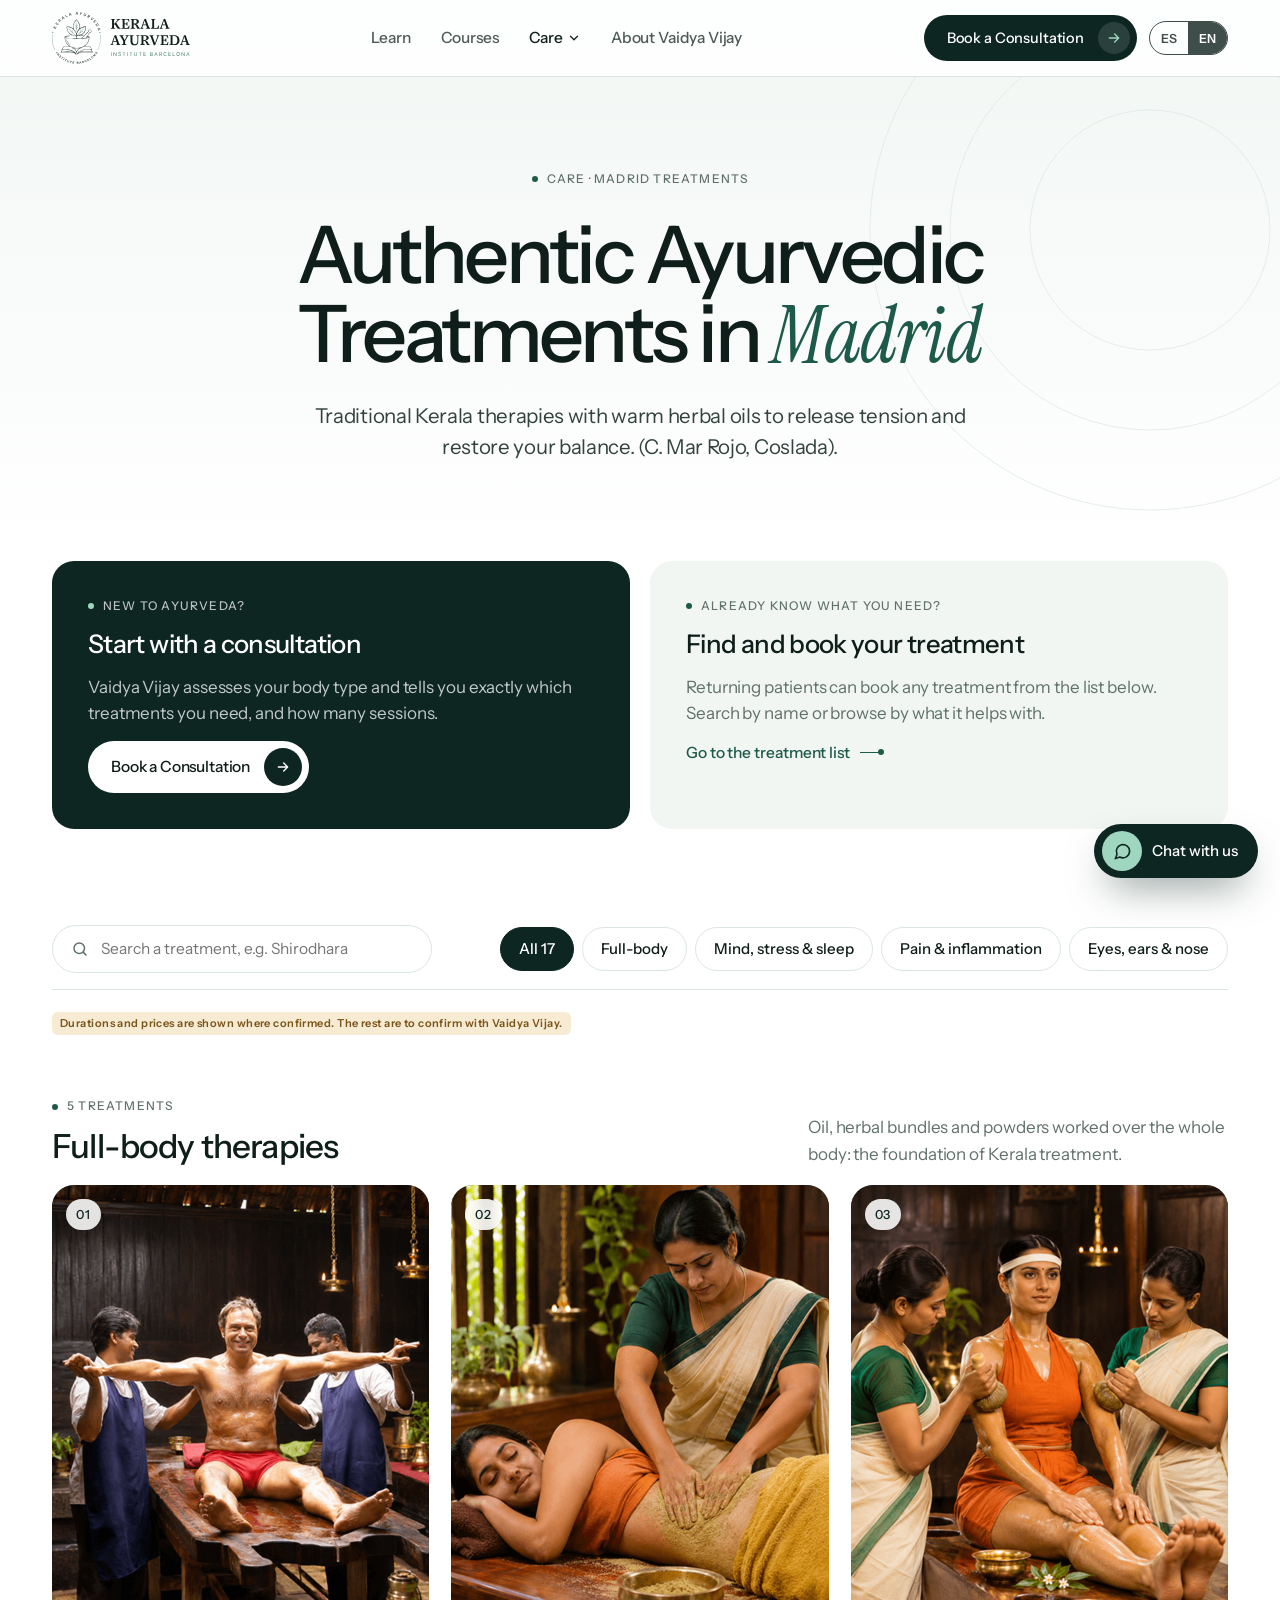
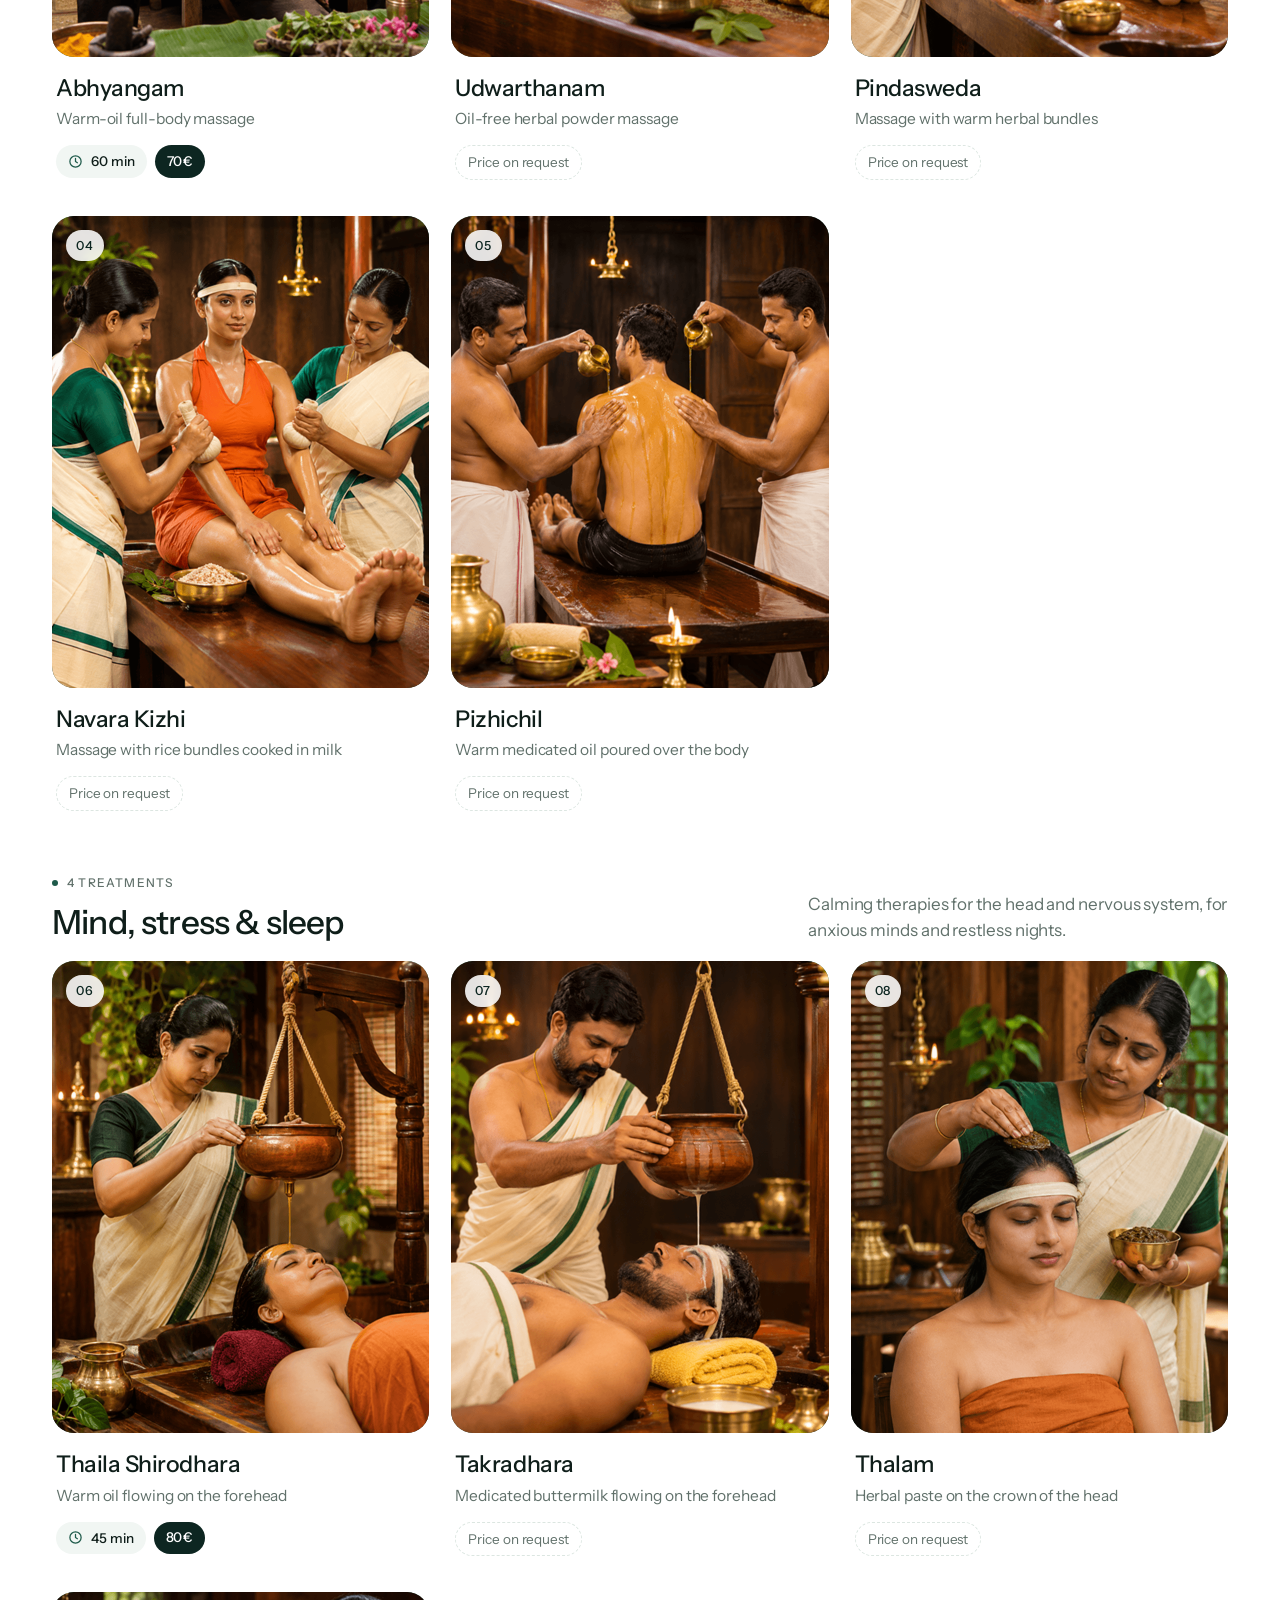
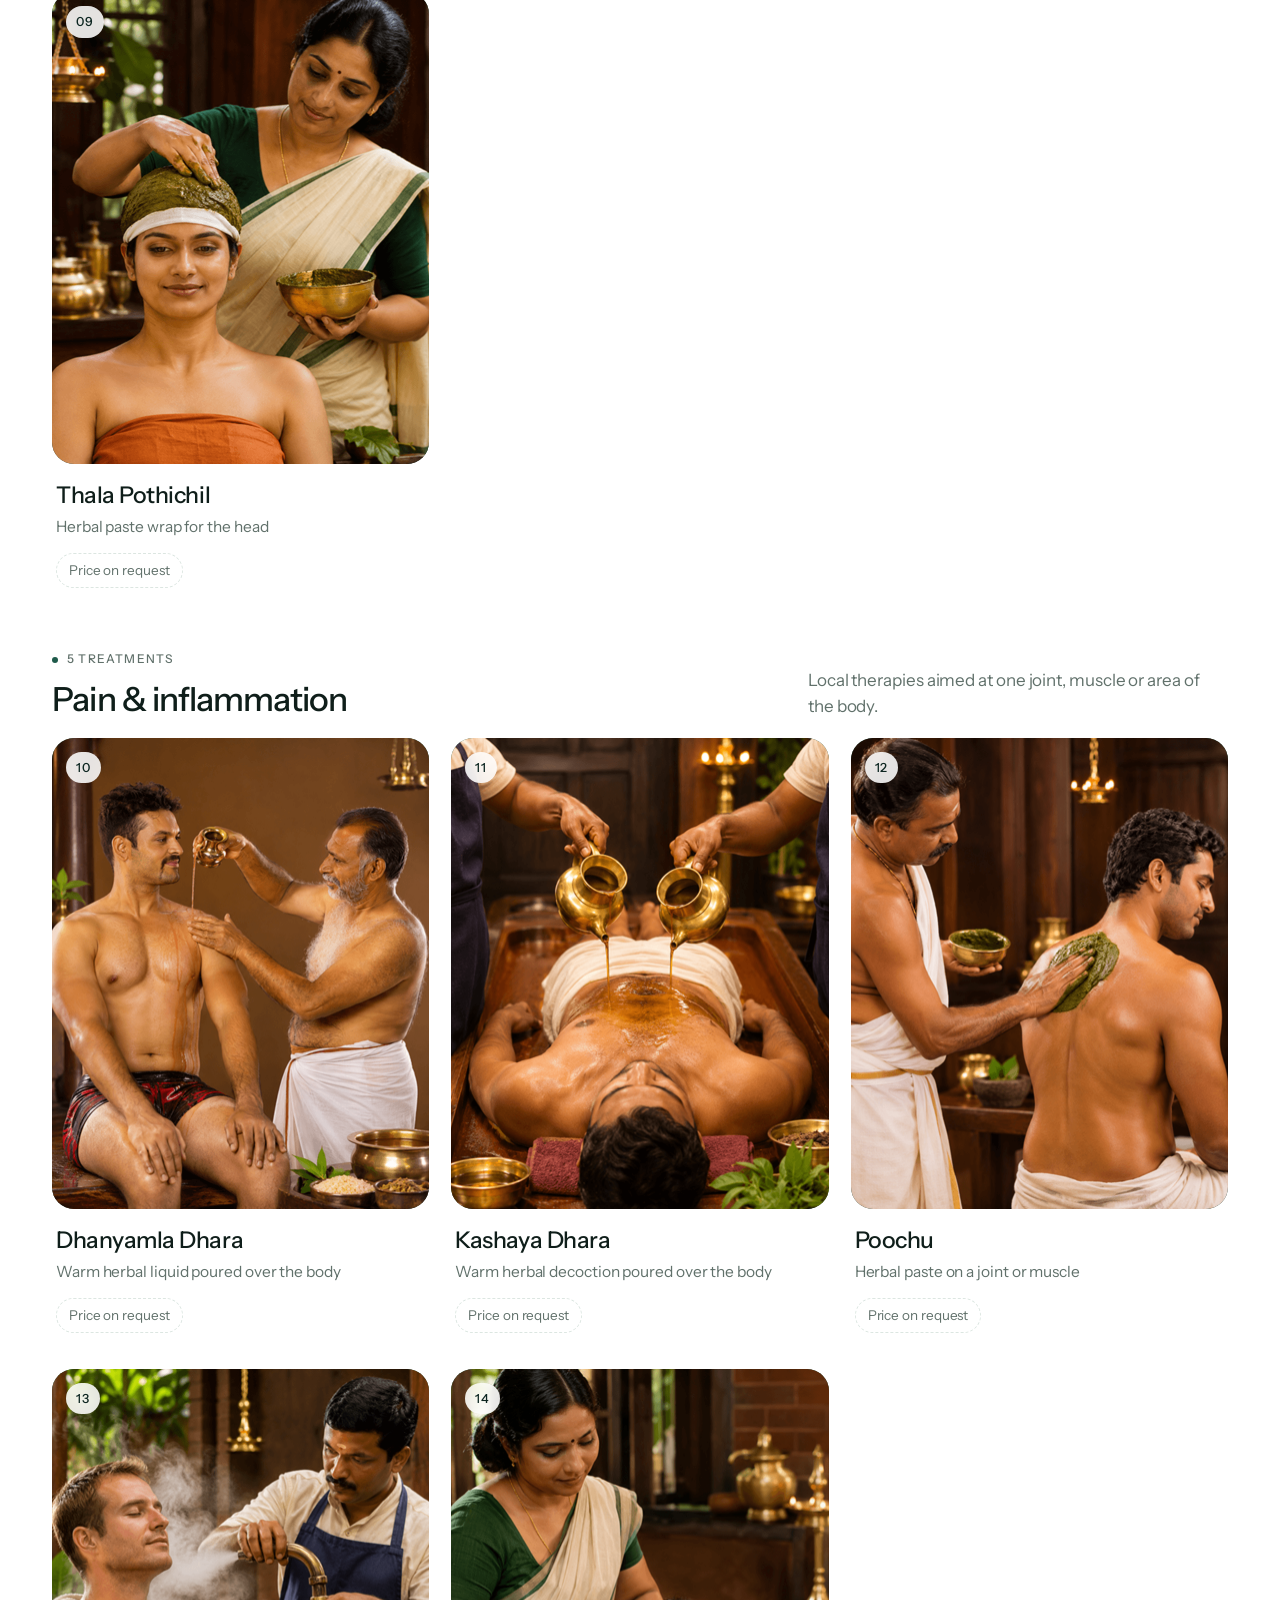
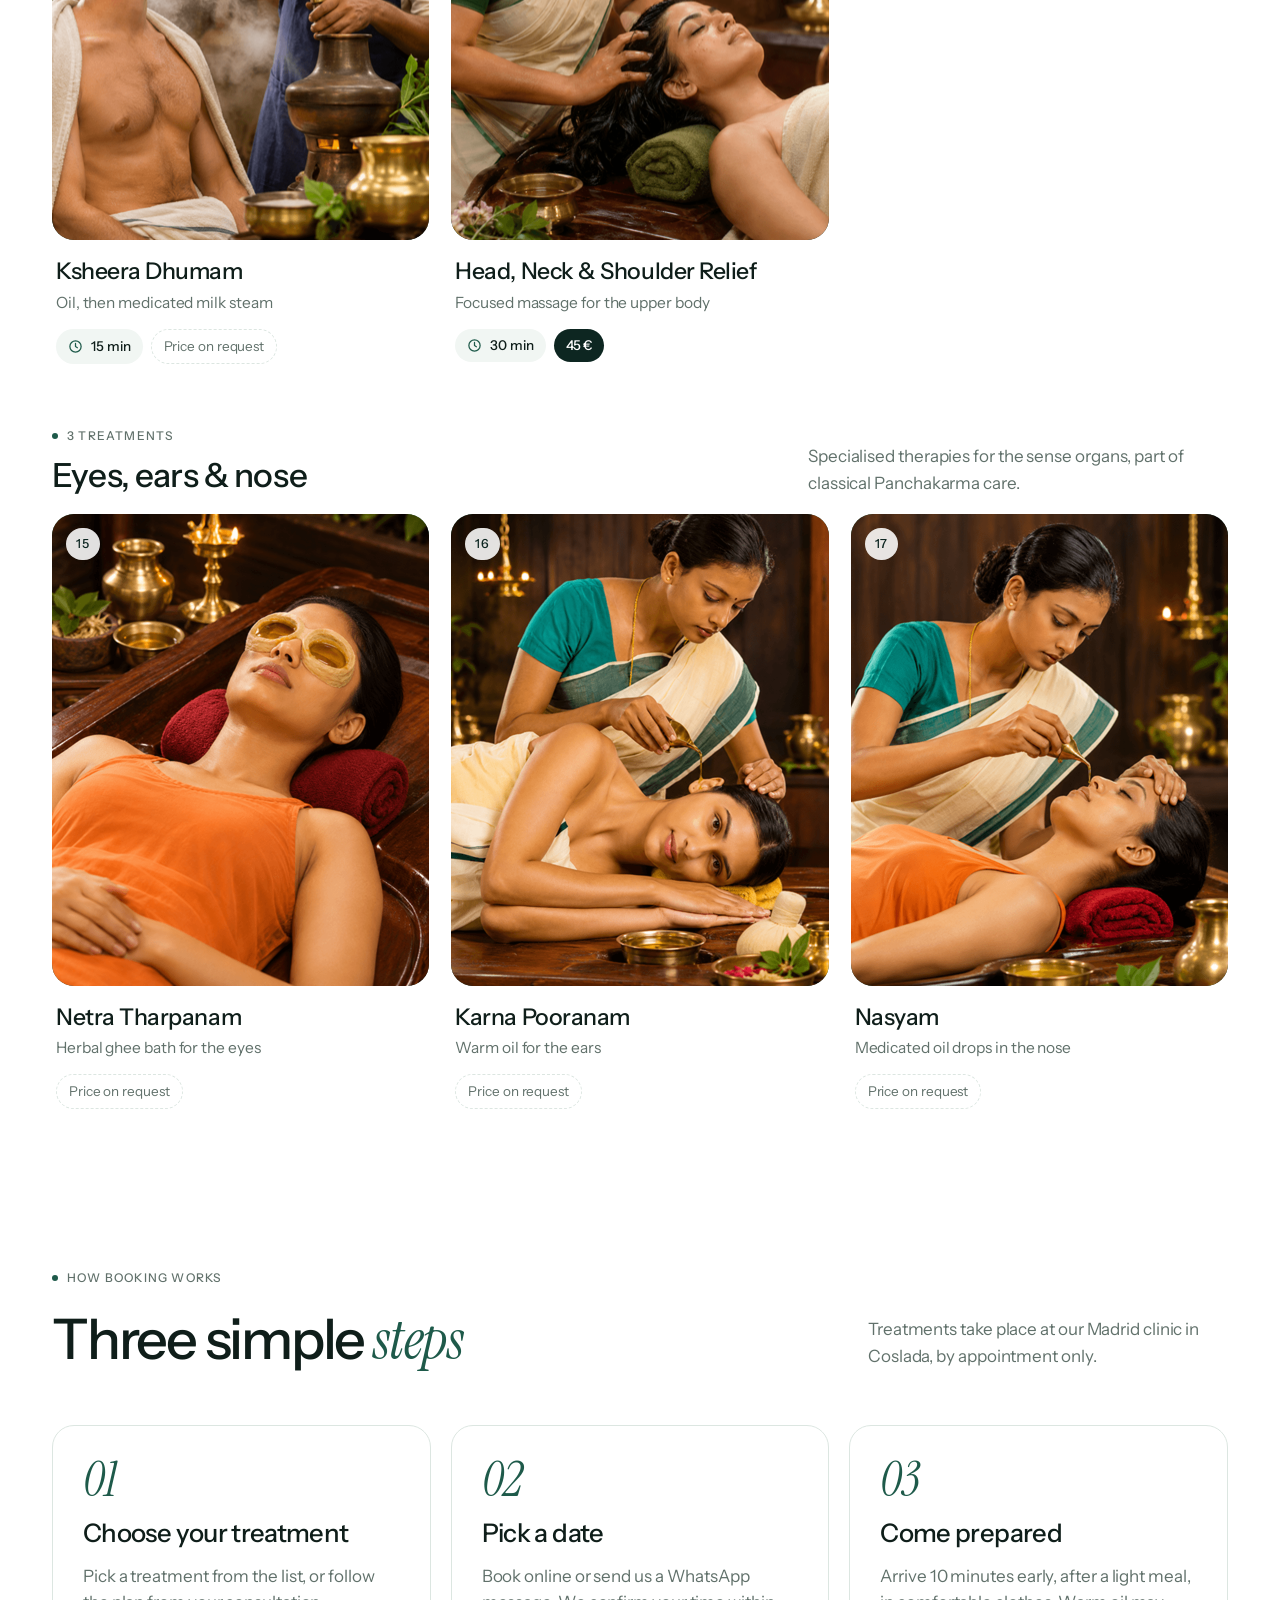
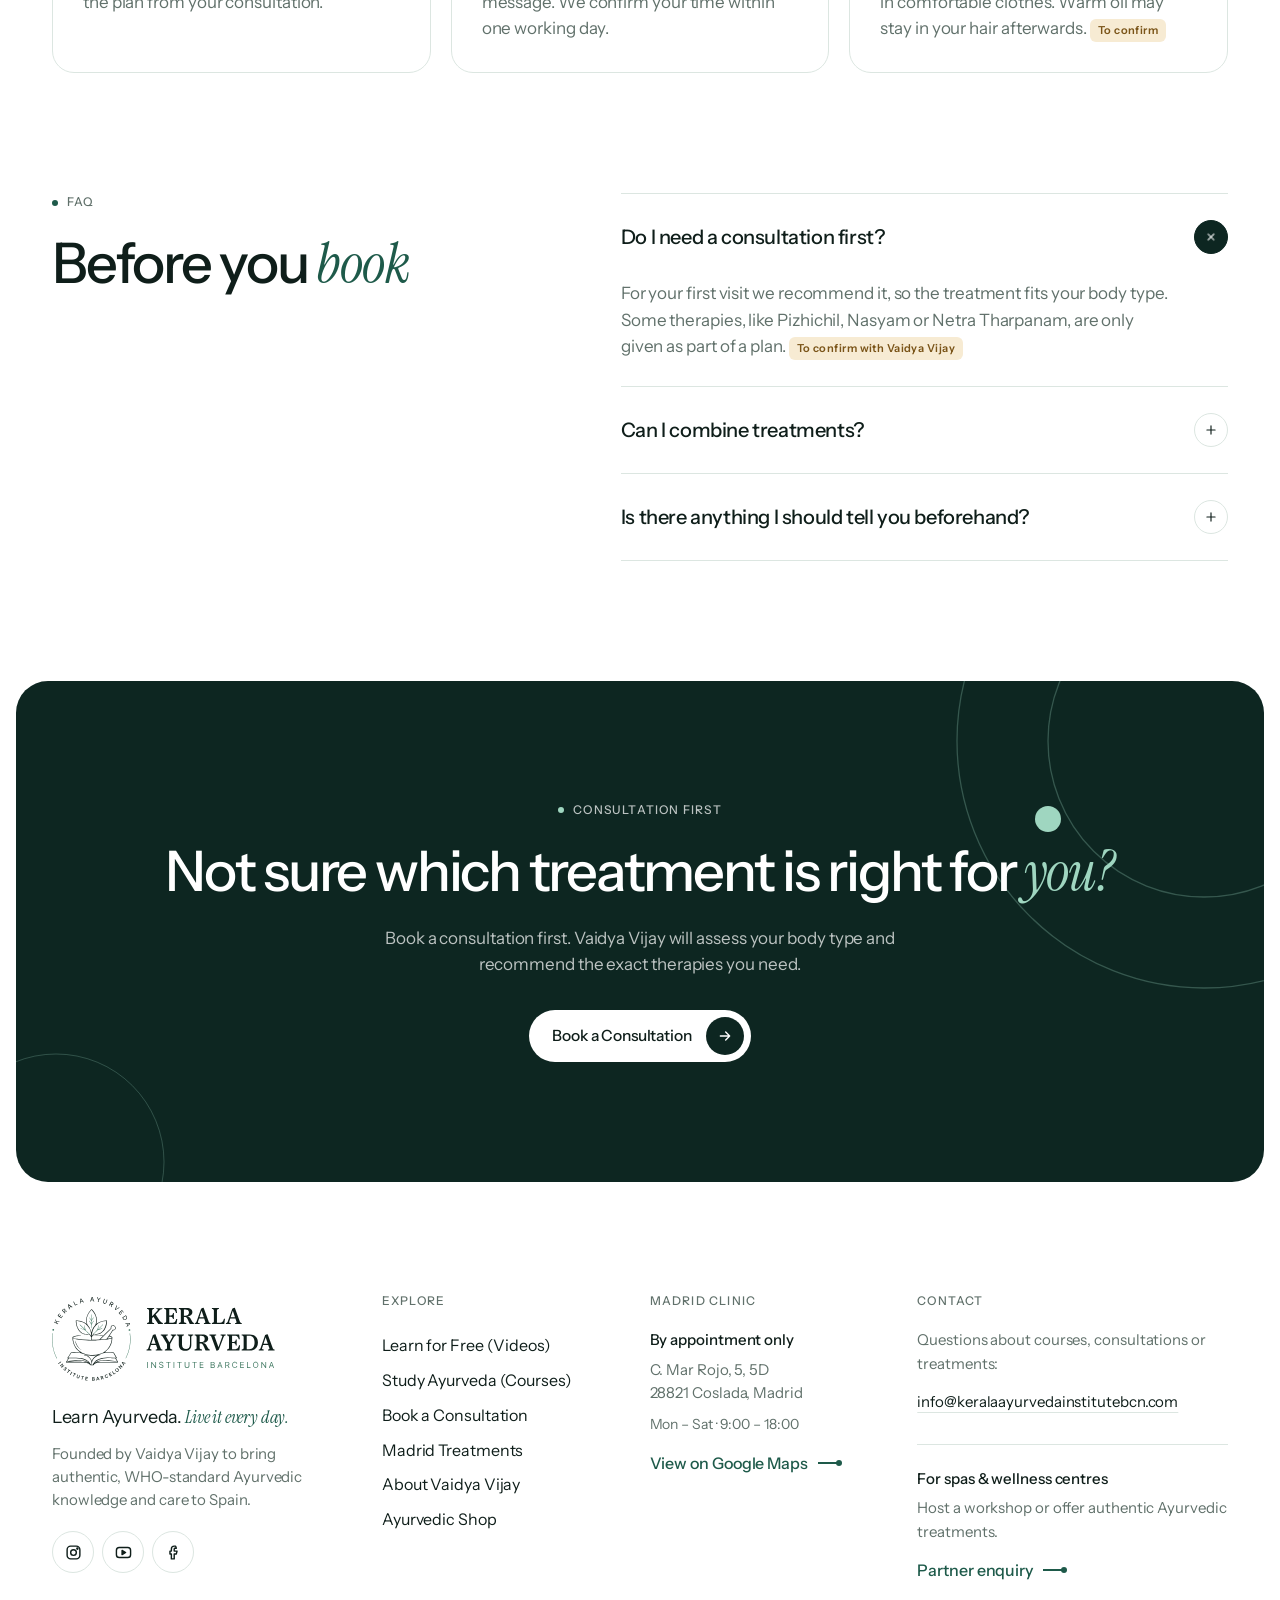
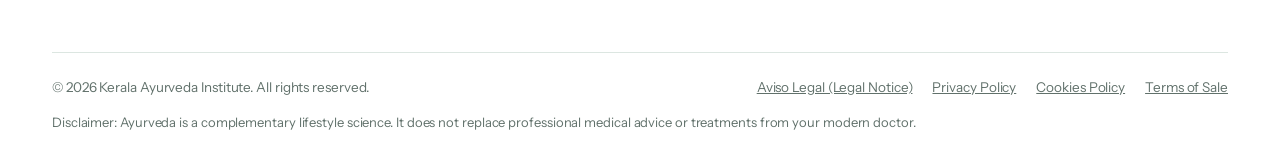
<file: v2/treatments.html>
<!doctype html>
<html lang="en">
<head>
<meta charset="utf-8">
<meta name="viewport" content="width=device-width, initial-scale=1">
<title>Madrid Treatments — Kerala Ayurveda Institute</title>
<meta name="robots" content="noindex">
<link rel="preconnect" href="https://fonts.googleapis.com">
<link rel="preconnect" href="https://fonts.gstatic.com" crossorigin>
<link href="https://fonts.googleapis.com/css2?family=Instrument+Sans:wght@400;500;600&family=Instrument+Serif:ital@0;1&display=swap" rel="stylesheet">
<link rel="stylesheet" href="site.css">
</head>
<body data-active="care" data-hero="light">
<div id="site-header"></div>
<main>

<section class="page-hero tint center">
<svg class="rings" viewBox="0 0 700 700" aria-hidden="true"><circle cx="350" cy="350" r="120"/><circle cx="350" cy="350" r="200"/><circle cx="350" cy="350" r="280"/></svg>
<div class="wrap">
<div class="inner">
<p class="eyebrow">Care · Madrid Treatments</p>
<h1 class="h1">Authentic Ayurvedic Treatments in <span class="serif">Madrid</span></h1>
<p class="lead" data-rv style="max-width:680px">Traditional Kerala therapies with warm herbal oils to release tension and restore your balance. (C. Mar Rojo, Coslada).</p>
</div>
</div>
</section>

<section style="padding:8px 0 56px">
<div class="wrap">
<div class="tx-paths">
<a class="tx-path dark" href="consultation.html" data-rv>
<p class="eyebrow">New to Ayurveda?</p>
<h2 class="h3">Start with a consultation</h2>
<p>Vaidya Vijay assesses your body type and tells you exactly which treatments you need, and how many sessions.</p>
<span class="btn btn-light" style="align-self:flex-start">Book a Consultation<span class="ico"><svg viewBox="0 0 24 24" fill="none" stroke="currentColor" stroke-width="2" stroke-linecap="round" stroke-linejoin="round"><path d="M5 12h14M13 6l6 6-6 6"/></svg></span></span>
</a>
<a class="tx-path" href="#find" data-rv>
<p class="eyebrow">Already know what you need?</p>
<h2 class="h3">Find and book your treatment</h2>
<p>Returning patients can book any treatment from the list below. Search by name or browse by what it helps with.</p>
<span class="link">Go to the treatment list <span class="bar"></span></span>
</a>
</div>
</div>
</section>

<section id="find" class="tx-wrap">
<div class="wrap">
<div class="tx-tools">
<label class="tx-search"><span class="sr">Search treatments</span><svg viewBox="0 0 24 24" fill="none" stroke="currentColor" stroke-width="2" stroke-linecap="round"><circle cx="11" cy="11" r="7"/><path d="m20 20-3.5-3.5"/></svg><input id="tx-q" type="search" placeholder="Search a treatment, e.g. Shirodhara" autocomplete="off"></label>
<div class="filters" id="tx-f" role="group" aria-label="Filter treatments by need">
<button type="button" aria-pressed="true" data-g="all">All 17</button>
<button type="button" aria-pressed="false" data-g="body">Full-body</button>
<button type="button" aria-pressed="false" data-g="mind">Mind, stress &amp; sleep</button>
<button type="button" aria-pressed="false" data-g="pain">Pain &amp; inflammation</button>
<button type="button" aria-pressed="false" data-g="senses">Eyes, ears &amp; nose</button>
</div>
</div>
<p class="tx-pricenote"><span class="note">Durations and prices are shown where confirmed. The rest are to confirm with Vaidya Vijay.</span></p>
<section class="tx-group" data-group="body" id="g-body">
<div class="tx-ghead"><div><p class="eyebrow">5 treatments</p><h2 class="h3 tx-gtitle">Full-body therapies</h2></div><p>Oil, herbal bundles and powders worked over the whole body: the foundation of Kerala treatment.</p></div>
<div class="tc-grid">
<article class="tc" data-name="abhyangam warm-oil full-body massage pain &amp; stiffness relaxation sleep">
<div class="tc-media"><img src="img/abhyangam.png" alt="Abhyangam: Warm-oil full-body massage" loading="lazy" decoding="async" onerror="this.parentNode.classList.add('noimg');this.remove()"><span class="tc-ph" aria-hidden="true"><svg viewBox="0 0 24 24" fill="none" stroke="currentColor" stroke-width="1.6" stroke-linecap="round" stroke-linejoin="round"><path d="M11 20A7 7 0 0 1 9.8 6.1C15.5 5 17 4.5 19 2c1 2 2 4.2 2 8 0 5.5-4.8 10-10 10Z"/><path d="M2 21c0-3 1.9-5.4 5.1-6"/></svg><i>Abhyangam</i></span><span class="tc-num">01</span></div>
<div class="tc-info"><h3 class="tc-name">Abhyangam</h3><p class="tc-sub">Warm-oil full-body massage</p><div class="tc-meta"><span class="pill"><svg viewBox="0 0 24 24" fill="none" stroke="currentColor" stroke-width="2" stroke-linecap="round" stroke-linejoin="round"><circle cx="12" cy="12" r="9"/><path d="M12 7v5l3 2"/></svg>60 min</span><span class="pill price">70 €</span></div>
<button type="button" class="tc-more" aria-expanded="false" aria-controls="tc-01">Details &amp; book<span><svg viewBox="0 0 24 24" fill="none" stroke="currentColor" stroke-width="2" stroke-linecap="round"><path d="M12 5v14M5 12h14"/></svg></span></button></div>
<div class="tc-reveal" id="tc-01"><div class="tc-rin"><p class="tc-rname">Abhyangam</p><div class="tc-desc"><ul><li>The recommended massage for all Vata dosha-related conditions where there is no inflammation.</li><li>Recommended for pain, stiffness, dryness of the body, anxiety, constipation, insomnia and more.</li><li>Helps to relax both the body and the mind.</li></ul><div class="tx-tags"><span>Pain & stiffness</span><span>Relaxation</span><span>Sleep</span></div></div><div class="tc-cta"><a class="btn btn-dark" href="#">Book Abhyangam<span class="ico"><svg viewBox="0 0 24 24" fill="none" stroke="currentColor" stroke-width="2" stroke-linecap="round" stroke-linejoin="round"><path d="M5 12h14M13 6l6 6-6 6"/></svg></span></a><a class="link" href="#">Ask a question on WhatsApp <span class="bar"></span></a></div></div></div>
</article>
<article class="tc" data-name="udwarthanam oil-free herbal powder massage weight &amp; metabolism skin">
<div class="tc-media"><img src="img/udwarthanam.png" alt="Udwarthanam: Oil-free herbal powder massage" loading="lazy" decoding="async" onerror="this.parentNode.classList.add('noimg');this.remove()"><span class="tc-ph" aria-hidden="true"><svg viewBox="0 0 24 24" fill="none" stroke="currentColor" stroke-width="1.6" stroke-linecap="round" stroke-linejoin="round"><path d="M11 20A7 7 0 0 1 9.8 6.1C15.5 5 17 4.5 19 2c1 2 2 4.2 2 8 0 5.5-4.8 10-10 10Z"/><path d="M2 21c0-3 1.9-5.4 5.1-6"/></svg><i>Udwarthanam</i></span><span class="tc-num">02</span></div>
<div class="tc-info"><h3 class="tc-name">Udwarthanam</h3><p class="tc-sub">Oil-free herbal powder massage</p><div class="tc-meta"><span class="pill muted">Price on request</span></div>
<button type="button" class="tc-more" aria-expanded="false" aria-controls="tc-02">Details &amp; book<span><svg viewBox="0 0 24 24" fill="none" stroke="currentColor" stroke-width="2" stroke-linecap="round"><path d="M12 5v14M5 12h14"/></svg></span></button></div>
<div class="tc-reveal" id="tc-02"><div class="tc-rin"><p class="tc-rname">Udwarthanam</p><div class="tc-desc"><ul><li>An oil-free massage, recommended for Kapha dosha disorders and in certain cases of Pitta dosha imbalance.</li><li>Indications: obesity, diabetes, and skin problems characterised by excessive oiliness.</li></ul><div class="tx-tags"><span>Weight & metabolism</span><span>Skin</span></div></div><div class="tc-cta"><a class="btn btn-dark" href="#">Book Udwarthanam<span class="ico"><svg viewBox="0 0 24 24" fill="none" stroke="currentColor" stroke-width="2" stroke-linecap="round" stroke-linejoin="round"><path d="M5 12h14M13 6l6 6-6 6"/></svg></span></a><a class="link" href="#">Ask a question on WhatsApp <span class="bar"></span></a></div></div></div>
</article>
<article class="tc" data-name="pindasweda massage with warm herbal bundles pain &amp; stiffness joints">
<div class="tc-media"><img src="img/pindasweda.png" alt="Pindasweda: Massage with warm herbal bundles" loading="lazy" decoding="async" onerror="this.parentNode.classList.add('noimg');this.remove()"><span class="tc-ph" aria-hidden="true"><svg viewBox="0 0 24 24" fill="none" stroke="currentColor" stroke-width="1.6" stroke-linecap="round" stroke-linejoin="round"><path d="M11 20A7 7 0 0 1 9.8 6.1C15.5 5 17 4.5 19 2c1 2 2 4.2 2 8 0 5.5-4.8 10-10 10Z"/><path d="M2 21c0-3 1.9-5.4 5.1-6"/></svg><i>Pindasweda</i></span><span class="tc-num">03</span></div>
<div class="tc-info"><h3 class="tc-name">Pindasweda</h3><p class="tc-sub">Massage with warm herbal bundles</p><div class="tc-meta"><span class="pill muted">Price on request</span></div>
<button type="button" class="tc-more" aria-expanded="false" aria-controls="tc-03">Details &amp; book<span><svg viewBox="0 0 24 24" fill="none" stroke="currentColor" stroke-width="2" stroke-linecap="round"><path d="M12 5v14M5 12h14"/></svg></span></button></div>
<div class="tc-reveal" id="tc-03"><div class="tc-rin"><p class="tc-rname">Pindasweda</p><div class="tc-desc"><ul><li>A massage that induces both oiliness and sweating.</li><li>Indicated for muscle and joint pain and stiffness, arthritis, osteoarthritis, joint degeneration and muscle spasms.</li><li>Recommended when Vata dosha is out of balance without an associated imbalance of Pitta or Kapha.</li><li>Also recommended for degenerative conditions of the nervous system.</li></ul><div class="tx-tags"><span>Pain & stiffness</span><span>Joints</span></div></div><div class="tc-cta"><a class="btn btn-dark" href="#">Book Pindasweda<span class="ico"><svg viewBox="0 0 24 24" fill="none" stroke="currentColor" stroke-width="2" stroke-linecap="round" stroke-linejoin="round"><path d="M5 12h14M13 6l6 6-6 6"/></svg></span></a><a class="link" href="#">Ask a question on WhatsApp <span class="bar"></span></a></div></div></div>
</article>
<article class="tc" data-name="navara kizhi massage with rice bundles cooked in milk muscle strength joints">
<div class="tc-media"><img src="img/navara-kizhi.png" alt="Navara Kizhi: Massage with rice bundles cooked in milk" loading="lazy" decoding="async" onerror="this.parentNode.classList.add('noimg');this.remove()"><span class="tc-ph" aria-hidden="true"><svg viewBox="0 0 24 24" fill="none" stroke="currentColor" stroke-width="1.6" stroke-linecap="round" stroke-linejoin="round"><path d="M11 20A7 7 0 0 1 9.8 6.1C15.5 5 17 4.5 19 2c1 2 2 4.2 2 8 0 5.5-4.8 10-10 10Z"/><path d="M2 21c0-3 1.9-5.4 5.1-6"/></svg><i>Navara Kizhi</i></span><span class="tc-num">04</span></div>
<div class="tc-info"><h3 class="tc-name">Navara Kizhi</h3><p class="tc-sub">Massage with rice bundles cooked in milk</p><div class="tc-meta"><span class="pill muted">Price on request</span></div>
<button type="button" class="tc-more" aria-expanded="false" aria-controls="tc-04">Details &amp; book<span><svg viewBox="0 0 24 24" fill="none" stroke="currentColor" stroke-width="2" stroke-linecap="round"><path d="M12 5v14M5 12h14"/></svg></span></button></div>
<div class="tc-reveal" id="tc-04"><div class="tc-rin"><p class="tc-rname">Navara Kizhi</p><div class="tc-desc"><ul><li>A speciality of Kerala Ayurveda: massage with bundles of rice boiled in milk.</li><li>Indicated for Vata dosha imbalance with degeneration of body tissues, for example loss of muscle mass from paralysis, or degenerative orthopaedic conditions where there is no inflammation.</li></ul><div class="tx-tags"><span>Muscle strength</span><span>Joints</span></div></div><div class="tc-cta"><a class="btn btn-dark" href="#">Book Navara Kizhi<span class="ico"><svg viewBox="0 0 24 24" fill="none" stroke="currentColor" stroke-width="2" stroke-linecap="round" stroke-linejoin="round"><path d="M5 12h14M13 6l6 6-6 6"/></svg></span></a><a class="link" href="#">Ask a question on WhatsApp <span class="bar"></span></a></div></div></div>
</article>
<article class="tc" data-name="pizhichil warm medicated oil poured over the body joints nervous system">
<div class="tc-media"><img src="img/pizhichil.png" alt="Pizhichil: Warm medicated oil poured over the body" loading="lazy" decoding="async" onerror="this.parentNode.classList.add('noimg');this.remove()"><span class="tc-ph" aria-hidden="true"><svg viewBox="0 0 24 24" fill="none" stroke="currentColor" stroke-width="1.6" stroke-linecap="round" stroke-linejoin="round"><path d="M11 20A7 7 0 0 1 9.8 6.1C15.5 5 17 4.5 19 2c1 2 2 4.2 2 8 0 5.5-4.8 10-10 10Z"/><path d="M2 21c0-3 1.9-5.4 5.1-6"/></svg><i>Pizhichil</i></span><span class="tc-num">05</span></div>
<div class="tc-info"><h3 class="tc-name">Pizhichil</h3><p class="tc-sub">Warm medicated oil poured over the body</p><div class="tc-meta"><span class="pill muted">Price on request</span></div>
<button type="button" class="tc-more" aria-expanded="false" aria-controls="tc-05">Details &amp; book<span><svg viewBox="0 0 24 24" fill="none" stroke="currentColor" stroke-width="2" stroke-linecap="round"><path d="M12 5v14M5 12h14"/></svg></span></button></div>
<div class="tc-reveal" id="tc-05"><div class="tc-rin"><p class="tc-rname">Pizhichil</p><div class="tc-desc"><ul><li>A treatment that induces both oiliness and sweating.</li><li>Recommended for severe disorders of the nervous, musculoskeletal and joint systems.</li></ul><p class="tx-note">Not done on its own: Udwarthanam, Abhyanga and Pindasweda come first.</p><div class="tx-tags"><span>Joints</span><span>Nervous system</span></div></div><div class="tc-cta"><a class="btn btn-dark" href="#">Book Pizhichil<span class="ico"><svg viewBox="0 0 24 24" fill="none" stroke="currentColor" stroke-width="2" stroke-linecap="round" stroke-linejoin="round"><path d="M5 12h14M13 6l6 6-6 6"/></svg></span></a><a class="link" href="#">Ask a question on WhatsApp <span class="bar"></span></a></div></div></div>
</article>
</div>
</section>
<section class="tx-group" data-group="mind" id="g-mind">
<div class="tx-ghead"><div><p class="eyebrow">4 treatments</p><h2 class="h3 tx-gtitle">Mind, stress & sleep</h2></div><p>Calming therapies for the head and nervous system, for anxious minds and restless nights.</p></div>
<div class="tc-grid">
<article class="tc" data-name="thaila shirodhara warm oil flowing on the forehead stress sleep hair">
<div class="tc-media"><img src="img/thaila-shirodhara.png" alt="Thaila Shirodhara: Warm oil flowing on the forehead" loading="lazy" decoding="async" onerror="this.parentNode.classList.add('noimg');this.remove()"><span class="tc-ph" aria-hidden="true"><svg viewBox="0 0 24 24" fill="none" stroke="currentColor" stroke-width="1.6" stroke-linecap="round" stroke-linejoin="round"><path d="M11 20A7 7 0 0 1 9.8 6.1C15.5 5 17 4.5 19 2c1 2 2 4.2 2 8 0 5.5-4.8 10-10 10Z"/><path d="M2 21c0-3 1.9-5.4 5.1-6"/></svg><i>Thaila Shirodhara</i></span><span class="tc-num">06</span></div>
<div class="tc-info"><h3 class="tc-name">Thaila Shirodhara</h3><p class="tc-sub">Warm oil flowing on the forehead</p><div class="tc-meta"><span class="pill"><svg viewBox="0 0 24 24" fill="none" stroke="currentColor" stroke-width="2" stroke-linecap="round" stroke-linejoin="round"><circle cx="12" cy="12" r="9"/><path d="M12 7v5l3 2"/></svg>45 min</span><span class="pill price">80 €</span></div>
<button type="button" class="tc-more" aria-expanded="false" aria-controls="tc-06">Details &amp; book<span><svg viewBox="0 0 24 24" fill="none" stroke="currentColor" stroke-width="2" stroke-linecap="round"><path d="M12 5v14M5 12h14"/></svg></span></button></div>
<div class="tc-reveal" id="tc-06"><div class="tc-rin"><p class="tc-rname">Thaila Shirodhara</p><div class="tc-desc"><ul><li>A treatment that applies a continuous flow of oil to the head.</li><li>Its purpose is to increase lubrication in the brain and soothe an imbalanced Vata dosha in the head.</li><li>Recommended for insomnia, anxiety, depression, psychiatric problems, hair loss, vision problems, headaches and neurological problems.</li><li>One of the best treatments for calming the mind, and it helps improve hair quality.</li></ul><div class="tx-tags"><span>Stress</span><span>Sleep</span><span>Hair</span></div></div><div class="tc-cta"><a class="btn btn-dark" href="#">Book Thaila Shirodhara<span class="ico"><svg viewBox="0 0 24 24" fill="none" stroke="currentColor" stroke-width="2" stroke-linecap="round" stroke-linejoin="round"><path d="M5 12h14M13 6l6 6-6 6"/></svg></span></a><a class="link" href="#">Ask a question on WhatsApp <span class="bar"></span></a></div></div></div>
</article>
<article class="tc" data-name="takradhara medicated buttermilk flowing on the forehead stress sleep hair">
<div class="tc-media"><img src="img/takradhara.png" alt="Takradhara: Medicated buttermilk flowing on the forehead" loading="lazy" decoding="async" onerror="this.parentNode.classList.add('noimg');this.remove()"><span class="tc-ph" aria-hidden="true"><svg viewBox="0 0 24 24" fill="none" stroke="currentColor" stroke-width="1.6" stroke-linecap="round" stroke-linejoin="round"><path d="M11 20A7 7 0 0 1 9.8 6.1C15.5 5 17 4.5 19 2c1 2 2 4.2 2 8 0 5.5-4.8 10-10 10Z"/><path d="M2 21c0-3 1.9-5.4 5.1-6"/></svg><i>Takradhara</i></span><span class="tc-num">07</span></div>
<div class="tc-info"><h3 class="tc-name">Takradhara</h3><p class="tc-sub">Medicated buttermilk flowing on the forehead</p><div class="tc-meta"><span class="pill muted">Price on request</span></div>
<button type="button" class="tc-more" aria-expanded="false" aria-controls="tc-07">Details &amp; book<span><svg viewBox="0 0 24 24" fill="none" stroke="currentColor" stroke-width="2" stroke-linecap="round"><path d="M12 5v14M5 12h14"/></svg></span></button></div>
<div class="tc-reveal" id="tc-07"><div class="tc-rin"><p class="tc-rname">Takradhara</p><div class="tc-desc"><ul><li>A treatment specifically designed to calm the mind.</li><li>Recommended for psychiatric problems, insomnia and hair loss.</li><li>It helps to calm an overactive mind.</li><li>For conditions involving an imbalance of both Vata and Pitta doshas.</li></ul><div class="tx-tags"><span>Stress</span><span>Sleep</span><span>Hair</span></div></div><div class="tc-cta"><a class="btn btn-dark" href="#">Book Takradhara<span class="ico"><svg viewBox="0 0 24 24" fill="none" stroke="currentColor" stroke-width="2" stroke-linecap="round" stroke-linejoin="round"><path d="M5 12h14M13 6l6 6-6 6"/></svg></span></a><a class="link" href="#">Ask a question on WhatsApp <span class="bar"></span></a></div></div></div>
</article>
<article class="tc" data-name="thalam herbal paste on the crown of the head sleep add-on">
<div class="tc-media"><img src="img/thalam.png" alt="Thalam: Herbal paste on the crown of the head" loading="lazy" decoding="async" onerror="this.parentNode.classList.add('noimg');this.remove()"><span class="tc-ph" aria-hidden="true"><svg viewBox="0 0 24 24" fill="none" stroke="currentColor" stroke-width="1.6" stroke-linecap="round" stroke-linejoin="round"><path d="M11 20A7 7 0 0 1 9.8 6.1C15.5 5 17 4.5 19 2c1 2 2 4.2 2 8 0 5.5-4.8 10-10 10Z"/><path d="M2 21c0-3 1.9-5.4 5.1-6"/></svg><i>Thalam</i></span><span class="tc-num">08</span></div>
<div class="tc-info"><h3 class="tc-name">Thalam</h3><p class="tc-sub">Herbal paste on the crown of the head</p><div class="tc-meta"><span class="pill muted">Price on request</span></div>
<button type="button" class="tc-more" aria-expanded="false" aria-controls="tc-08">Details &amp; book<span><svg viewBox="0 0 24 24" fill="none" stroke="currentColor" stroke-width="2" stroke-linecap="round"><path d="M12 5v14M5 12h14"/></svg></span></button></div>
<div class="tc-reveal" id="tc-08"><div class="tc-rin"><p class="tc-rname">Thalam</p><div class="tc-desc"><ul><li>Can be applied on its own or combined with other treatments, and is used with almost all oil massages.</li><li>Recommended for reducing elevated Vata dosha in the head.</li><li>On its own, used for insomnia, high blood pressure and paralysis.</li></ul><div class="tx-tags"><span>Sleep</span><span>Add-on</span></div></div><div class="tc-cta"><a class="btn btn-dark" href="#">Book Thalam<span class="ico"><svg viewBox="0 0 24 24" fill="none" stroke="currentColor" stroke-width="2" stroke-linecap="round" stroke-linejoin="round"><path d="M5 12h14M13 6l6 6-6 6"/></svg></span></a><a class="link" href="#">Ask a question on WhatsApp <span class="bar"></span></a></div></div></div>
</article>
<article class="tc" data-name="thala pothichil herbal paste wrap for the head brain &amp; nerves scalp">
<div class="tc-media"><img src="img/thala-pothichil.png" alt="Thala Pothichil: Herbal paste wrap for the head" loading="lazy" decoding="async" onerror="this.parentNode.classList.add('noimg');this.remove()"><span class="tc-ph" aria-hidden="true"><svg viewBox="0 0 24 24" fill="none" stroke="currentColor" stroke-width="1.6" stroke-linecap="round" stroke-linejoin="round"><path d="M11 20A7 7 0 0 1 9.8 6.1C15.5 5 17 4.5 19 2c1 2 2 4.2 2 8 0 5.5-4.8 10-10 10Z"/><path d="M2 21c0-3 1.9-5.4 5.1-6"/></svg><i>Thala Pothichil</i></span><span class="tc-num">09</span></div>
<div class="tc-info"><h3 class="tc-name">Thala Pothichil</h3><p class="tc-sub">Herbal paste wrap for the head</p><div class="tc-meta"><span class="pill muted">Price on request</span></div>
<button type="button" class="tc-more" aria-expanded="false" aria-controls="tc-09">Details &amp; book<span><svg viewBox="0 0 24 24" fill="none" stroke="currentColor" stroke-width="2" stroke-linecap="round"><path d="M12 5v14M5 12h14"/></svg></span></button></div>
<div class="tc-reveal" id="tc-09"><div class="tc-rin"><p class="tc-rname">Thala Pothichil</p><div class="tc-desc"><ul><li>A powerful treatment for brain-related issues, such as loss of cognitive ability after cranial surgery or head injury, and abnormalities in brain development.</li><li>Also used for scalp problems.</li></ul><p class="tx-note">Prescribed after a consultation.</p><div class="tx-tags"><span>Brain & nerves</span><span>Scalp</span></div></div><div class="tc-cta"><a class="btn btn-dark" href="#">Book Thala Pothichil<span class="ico"><svg viewBox="0 0 24 24" fill="none" stroke="currentColor" stroke-width="2" stroke-linecap="round" stroke-linejoin="round"><path d="M5 12h14M13 6l6 6-6 6"/></svg></span></a><a class="link" href="#">Ask a question on WhatsApp <span class="bar"></span></a></div></div></div>
</article>
</div>
</section>
<section class="tx-group" data-group="pain" id="g-pain">
<div class="tx-ghead"><div><p class="eyebrow">5 treatments</p><h2 class="h3 tx-gtitle">Pain & inflammation</h2></div><p>Local therapies aimed at one joint, muscle or area of the body.</p></div>
<div class="tc-grid">
<article class="tc" data-name="dhanyamla dhara warm herbal liquid poured over the body inflammation joints">
<div class="tc-media"><img src="img/dhanyamla-dhara.png" alt="Dhanyamla Dhara: Warm herbal liquid poured over the body" loading="lazy" decoding="async" onerror="this.parentNode.classList.add('noimg');this.remove()"><span class="tc-ph" aria-hidden="true"><svg viewBox="0 0 24 24" fill="none" stroke="currentColor" stroke-width="1.6" stroke-linecap="round" stroke-linejoin="round"><path d="M11 20A7 7 0 0 1 9.8 6.1C15.5 5 17 4.5 19 2c1 2 2 4.2 2 8 0 5.5-4.8 10-10 10Z"/><path d="M2 21c0-3 1.9-5.4 5.1-6"/></svg><i>Dhanyamla Dhara</i></span><span class="tc-num">10</span></div>
<div class="tc-info"><h3 class="tc-name">Dhanyamla Dhara</h3><p class="tc-sub">Warm herbal liquid poured over the body</p><div class="tc-meta"><span class="pill muted">Price on request</span></div>
<button type="button" class="tc-more" aria-expanded="false" aria-controls="tc-10">Details &amp; book<span><svg viewBox="0 0 24 24" fill="none" stroke="currentColor" stroke-width="2" stroke-linecap="round"><path d="M12 5v14M5 12h14"/></svg></span></button></div>
<div class="tc-reveal" id="tc-10"><div class="tc-rin"><p class="tc-rname">Dhanyamla Dhara</p><div class="tc-desc"><ul><li>Recommended for chronic inflammation.</li><li>For severe pain such as fibromyalgia, and swollen or inflamed joints.</li><li>Recommended for inflammation of Vata and Kapha doshas.</li></ul><div class="tx-tags"><span>Inflammation</span><span>Joints</span></div></div><div class="tc-cta"><a class="btn btn-dark" href="#">Book Dhanyamla Dhara<span class="ico"><svg viewBox="0 0 24 24" fill="none" stroke="currentColor" stroke-width="2" stroke-linecap="round" stroke-linejoin="round"><path d="M5 12h14M13 6l6 6-6 6"/></svg></span></a><a class="link" href="#">Ask a question on WhatsApp <span class="bar"></span></a></div></div></div>
</article>
<article class="tc" data-name="kashaya dhara warm herbal decoction poured over the body inflammation">
<div class="tc-media"><img src="img/kashaya-dhara.png" alt="Kashaya Dhara: Warm herbal decoction poured over the body" loading="lazy" decoding="async" onerror="this.parentNode.classList.add('noimg');this.remove()"><span class="tc-ph" aria-hidden="true"><svg viewBox="0 0 24 24" fill="none" stroke="currentColor" stroke-width="1.6" stroke-linecap="round" stroke-linejoin="round"><path d="M11 20A7 7 0 0 1 9.8 6.1C15.5 5 17 4.5 19 2c1 2 2 4.2 2 8 0 5.5-4.8 10-10 10Z"/><path d="M2 21c0-3 1.9-5.4 5.1-6"/></svg><i>Kashaya Dhara</i></span><span class="tc-num">11</span></div>
<div class="tc-info"><h3 class="tc-name">Kashaya Dhara</h3><p class="tc-sub">Warm herbal decoction poured over the body</p><div class="tc-meta"><span class="pill muted">Price on request</span></div>
<button type="button" class="tc-more" aria-expanded="false" aria-controls="tc-11">Details &amp; book<span><svg viewBox="0 0 24 24" fill="none" stroke="currentColor" stroke-width="2" stroke-linecap="round"><path d="M12 5v14M5 12h14"/></svg></span></button></div>
<div class="tc-reveal" id="tc-11"><div class="tc-rin"><p class="tc-rname">Kashaya Dhara</p><div class="tc-desc"><ul><li><span class="note">Description to confirm with Vaidya Vijay</span></li></ul><div class="tx-tags"><span>Inflammation</span></div></div><div class="tc-cta"><a class="btn btn-dark" href="#">Book Kashaya Dhara<span class="ico"><svg viewBox="0 0 24 24" fill="none" stroke="currentColor" stroke-width="2" stroke-linecap="round" stroke-linejoin="round"><path d="M5 12h14M13 6l6 6-6 6"/></svg></span></a><a class="link" href="#">Ask a question on WhatsApp <span class="bar"></span></a></div></div></div>
</article>
<article class="tc" data-name="poochu herbal paste on a joint or muscle swelling joints">
<div class="tc-media"><img src="img/poochu.png" alt="Poochu: Herbal paste on a joint or muscle" loading="lazy" decoding="async" onerror="this.parentNode.classList.add('noimg');this.remove()"><span class="tc-ph" aria-hidden="true"><svg viewBox="0 0 24 24" fill="none" stroke="currentColor" stroke-width="1.6" stroke-linecap="round" stroke-linejoin="round"><path d="M11 20A7 7 0 0 1 9.8 6.1C15.5 5 17 4.5 19 2c1 2 2 4.2 2 8 0 5.5-4.8 10-10 10Z"/><path d="M2 21c0-3 1.9-5.4 5.1-6"/></svg><i>Poochu</i></span><span class="tc-num">12</span></div>
<div class="tc-info"><h3 class="tc-name">Poochu</h3><p class="tc-sub">Herbal paste on a joint or muscle</p><div class="tc-meta"><span class="pill muted">Price on request</span></div>
<button type="button" class="tc-more" aria-expanded="false" aria-controls="tc-12">Details &amp; book<span><svg viewBox="0 0 24 24" fill="none" stroke="currentColor" stroke-width="2" stroke-linecap="round"><path d="M12 5v14M5 12h14"/></svg></span></button></div>
<div class="tc-reveal" id="tc-12"><div class="tc-rin"><p class="tc-rname">Poochu</p><div class="tc-desc"><ul><li>Used to reduce swelling in a joint or muscle area.</li><li>Applied warm; for Pitta dosha imbalances it is applied without heat.</li></ul><div class="tx-tags"><span>Swelling</span><span>Joints</span></div></div><div class="tc-cta"><a class="btn btn-dark" href="#">Book Poochu<span class="ico"><svg viewBox="0 0 24 24" fill="none" stroke="currentColor" stroke-width="2" stroke-linecap="round" stroke-linejoin="round"><path d="M5 12h14M13 6l6 6-6 6"/></svg></span></a><a class="link" href="#">Ask a question on WhatsApp <span class="bar"></span></a></div></div></div>
</article>
<article class="tc" data-name="ksheera dhumam oil, then medicated milk steam local pain">
<div class="tc-media"><img src="img/ksheera-dhumam.png" alt="Ksheera Dhumam: Oil, then medicated milk steam" loading="lazy" decoding="async" onerror="this.parentNode.classList.add('noimg');this.remove()"><span class="tc-ph" aria-hidden="true"><svg viewBox="0 0 24 24" fill="none" stroke="currentColor" stroke-width="1.6" stroke-linecap="round" stroke-linejoin="round"><path d="M11 20A7 7 0 0 1 9.8 6.1C15.5 5 17 4.5 19 2c1 2 2 4.2 2 8 0 5.5-4.8 10-10 10Z"/><path d="M2 21c0-3 1.9-5.4 5.1-6"/></svg><i>Ksheera Dhumam</i></span><span class="tc-num">13</span></div>
<div class="tc-info"><h3 class="tc-name">Ksheera Dhumam</h3><p class="tc-sub">Oil, then medicated milk steam</p><div class="tc-meta"><span class="pill"><svg viewBox="0 0 24 24" fill="none" stroke="currentColor" stroke-width="2" stroke-linecap="round" stroke-linejoin="round"><circle cx="12" cy="12" r="9"/><path d="M12 7v5l3 2"/></svg>15 min</span><span class="pill muted">Price on request</span></div>
<button type="button" class="tc-more" aria-expanded="false" aria-controls="tc-13">Details &amp; book<span><svg viewBox="0 0 24 24" fill="none" stroke="currentColor" stroke-width="2" stroke-linecap="round"><path d="M12 5v14M5 12h14"/></svg></span></button></div>
<div class="tc-reveal" id="tc-13"><div class="tc-rin"><p class="tc-rname">Ksheera Dhumam</p><div class="tc-desc"><ul><li>Oil is applied to a specific part of the body for 5 minutes, followed by medicated cow&#x27;s milk vapour for 10 minutes.</li></ul><div class="tx-tags"><span>Local pain</span></div></div><div class="tc-cta"><a class="btn btn-dark" href="#">Book Ksheera Dhumam<span class="ico"><svg viewBox="0 0 24 24" fill="none" stroke="currentColor" stroke-width="2" stroke-linecap="round" stroke-linejoin="round"><path d="M5 12h14M13 6l6 6-6 6"/></svg></span></a><a class="link" href="#">Ask a question on WhatsApp <span class="bar"></span></a></div></div></div>
</article>
<article class="tc" data-name="head, neck &amp; shoulder relief focused massage for the upper body tension quick session">
<div class="tc-media"><img src="img/head-neck-and-shoulder-relief.png" alt="Head, Neck &amp; Shoulder Relief: Focused massage for the upper body" loading="lazy" decoding="async" onerror="this.parentNode.classList.add('noimg');this.remove()"><span class="tc-ph" aria-hidden="true"><svg viewBox="0 0 24 24" fill="none" stroke="currentColor" stroke-width="1.6" stroke-linecap="round" stroke-linejoin="round"><path d="M11 20A7 7 0 0 1 9.8 6.1C15.5 5 17 4.5 19 2c1 2 2 4.2 2 8 0 5.5-4.8 10-10 10Z"/><path d="M2 21c0-3 1.9-5.4 5.1-6"/></svg><i>Head, Neck &amp; Shoulder Relief</i></span><span class="tc-num">14</span></div>
<div class="tc-info"><h3 class="tc-name">Head, Neck &amp; Shoulder Relief</h3><p class="tc-sub">Focused massage for the upper body</p><div class="tc-meta"><span class="pill"><svg viewBox="0 0 24 24" fill="none" stroke="currentColor" stroke-width="2" stroke-linecap="round" stroke-linejoin="round"><circle cx="12" cy="12" r="9"/><path d="M12 7v5l3 2"/></svg>30 min</span><span class="pill price">45 €</span></div>
<button type="button" class="tc-more" aria-expanded="false" aria-controls="tc-14">Details &amp; book<span><svg viewBox="0 0 24 24" fill="none" stroke="currentColor" stroke-width="2" stroke-linecap="round"><path d="M12 5v14M5 12h14"/></svg></span></button></div>
<div class="tc-reveal" id="tc-14"><div class="tc-rin"><p class="tc-rname">Head, Neck &amp; Shoulder Relief</p><div class="tc-desc"><ul><li><span class="note">Description to confirm with Vaidya Vijay</span></li></ul><div class="tx-tags"><span>Tension</span><span>Quick session</span></div></div><div class="tc-cta"><a class="btn btn-dark" href="#">Book Head, Neck &amp; Shoulder Relief<span class="ico"><svg viewBox="0 0 24 24" fill="none" stroke="currentColor" stroke-width="2" stroke-linecap="round" stroke-linejoin="round"><path d="M5 12h14M13 6l6 6-6 6"/></svg></span></a><a class="link" href="#">Ask a question on WhatsApp <span class="bar"></span></a></div></div></div>
</article>
</div>
</section>
<section class="tx-group" data-group="senses" id="g-senses">
<div class="tx-ghead"><div><p class="eyebrow">3 treatments</p><h2 class="h3 tx-gtitle">Eyes, ears & nose</h2></div><p>Specialised therapies for the sense organs, part of classical Panchakarma care.</p></div>
<div class="tc-grid">
<article class="tc" data-name="netra tharpanam herbal ghee bath for the eyes eyes">
<div class="tc-media"><img src="img/netra-tharpanam.png" alt="Netra Tharpanam: Herbal ghee bath for the eyes" loading="lazy" decoding="async" onerror="this.parentNode.classList.add('noimg');this.remove()"><span class="tc-ph" aria-hidden="true"><svg viewBox="0 0 24 24" fill="none" stroke="currentColor" stroke-width="1.6" stroke-linecap="round" stroke-linejoin="round"><path d="M11 20A7 7 0 0 1 9.8 6.1C15.5 5 17 4.5 19 2c1 2 2 4.2 2 8 0 5.5-4.8 10-10 10Z"/><path d="M2 21c0-3 1.9-5.4 5.1-6"/></svg><i>Netra Tharpanam</i></span><span class="tc-num">15</span></div>
<div class="tc-info"><h3 class="tc-name">Netra Tharpanam</h3><p class="tc-sub">Herbal ghee bath for the eyes</p><div class="tc-meta"><span class="pill muted">Price on request</span></div>
<button type="button" class="tc-more" aria-expanded="false" aria-controls="tc-15">Details &amp; book<span><svg viewBox="0 0 24 24" fill="none" stroke="currentColor" stroke-width="2" stroke-linecap="round"><path d="M12 5v14M5 12h14"/></svg></span></button></div>
<div class="tc-reveal" id="tc-15"><div class="tc-rin"><p class="tc-rname">Netra Tharpanam</p><div class="tc-desc"><ul><li>Specific herbal ghee (medicinal clarified butter) is held over the eyes inside a mould made from dough.</li><li>A specialised treatment for eye conditions.</li></ul><p class="tx-note">Prescribed after a consultation.</p><div class="tx-tags"><span>Eyes</span></div></div><div class="tc-cta"><a class="btn btn-dark" href="#">Book Netra Tharpanam<span class="ico"><svg viewBox="0 0 24 24" fill="none" stroke="currentColor" stroke-width="2" stroke-linecap="round" stroke-linejoin="round"><path d="M5 12h14M13 6l6 6-6 6"/></svg></span></a><a class="link" href="#">Ask a question on WhatsApp <span class="bar"></span></a></div></div></div>
</article>
<article class="tc" data-name="karna pooranam warm oil for the ears ears nervous system">
<div class="tc-media"><img src="img/karna-pooranam.png" alt="Karna Pooranam: Warm oil for the ears" loading="lazy" decoding="async" onerror="this.parentNode.classList.add('noimg');this.remove()"><span class="tc-ph" aria-hidden="true"><svg viewBox="0 0 24 24" fill="none" stroke="currentColor" stroke-width="1.6" stroke-linecap="round" stroke-linejoin="round"><path d="M11 20A7 7 0 0 1 9.8 6.1C15.5 5 17 4.5 19 2c1 2 2 4.2 2 8 0 5.5-4.8 10-10 10Z"/><path d="M2 21c0-3 1.9-5.4 5.1-6"/></svg><i>Karna Pooranam</i></span><span class="tc-num">16</span></div>
<div class="tc-info"><h3 class="tc-name">Karna Pooranam</h3><p class="tc-sub">Warm oil for the ears</p><div class="tc-meta"><span class="pill muted">Price on request</span></div>
<button type="button" class="tc-more" aria-expanded="false" aria-controls="tc-16">Details &amp; book<span><svg viewBox="0 0 24 24" fill="none" stroke="currentColor" stroke-width="2" stroke-linecap="round"><path d="M12 5v14M5 12h14"/></svg></span></button></div>
<div class="tc-reveal" id="tc-16"><div class="tc-rin"><p class="tc-rname">Karna Pooranam</p><div class="tc-desc"><ul><li>A powerful treatment for soothing Vata dosha.</li><li>Helps prevent hearing loss, soothe earache (where there is no inflammation or itching) and treat nervous system problems.</li></ul><div class="tx-tags"><span>Ears</span><span>Nervous system</span></div></div><div class="tc-cta"><a class="btn btn-dark" href="#">Book Karna Pooranam<span class="ico"><svg viewBox="0 0 24 24" fill="none" stroke="currentColor" stroke-width="2" stroke-linecap="round" stroke-linejoin="round"><path d="M5 12h14M13 6l6 6-6 6"/></svg></span></a><a class="link" href="#">Ask a question on WhatsApp <span class="bar"></span></a></div></div></div>
</article>
<article class="tc" data-name="nasyam medicated oil drops in the nose sinuses detox">
<div class="tc-media"><img src="img/nasyam.png" alt="Nasyam: Medicated oil drops in the nose" loading="lazy" decoding="async" onerror="this.parentNode.classList.add('noimg');this.remove()"><span class="tc-ph" aria-hidden="true"><svg viewBox="0 0 24 24" fill="none" stroke="currentColor" stroke-width="1.6" stroke-linecap="round" stroke-linejoin="round"><path d="M11 20A7 7 0 0 1 9.8 6.1C15.5 5 17 4.5 19 2c1 2 2 4.2 2 8 0 5.5-4.8 10-10 10Z"/><path d="M2 21c0-3 1.9-5.4 5.1-6"/></svg><i>Nasyam</i></span><span class="tc-num">17</span></div>
<div class="tc-info"><h3 class="tc-name">Nasyam</h3><p class="tc-sub">Medicated oil drops in the nose</p><div class="tc-meta"><span class="pill muted">Price on request</span></div>
<button type="button" class="tc-more" aria-expanded="false" aria-controls="tc-17">Details &amp; book<span><svg viewBox="0 0 24 24" fill="none" stroke="currentColor" stroke-width="2" stroke-linecap="round"><path d="M12 5v14M5 12h14"/></svg></span></button></div>
<div class="tc-reveal" id="tc-17"><div class="tc-rin"><p class="tc-rname">Nasyam</p><div class="tc-desc"><ul><li>A Panchakarma treatment: oil is first applied to the face and neck, followed by steam.</li><li>Drops of oil are then applied to the nose and expelled as sputum through the mouth, to cleanse the nasal passages.</li></ul><p class="tx-note">Prescribed after a consultation.</p><div class="tx-tags"><span>Sinuses</span><span>Detox</span></div></div><div class="tc-cta"><a class="btn btn-dark" href="#">Book Nasyam<span class="ico"><svg viewBox="0 0 24 24" fill="none" stroke="currentColor" stroke-width="2" stroke-linecap="round" stroke-linejoin="round"><path d="M5 12h14M13 6l6 6-6 6"/></svg></span></a><a class="link" href="#">Ask a question on WhatsApp <span class="bar"></span></a></div></div></div>
</article>
</div>
</section>
<p class="tx-empty" id="tx-empty" hidden>No treatment matches that search. <a class="link" href="consultation.html">Ask Vaidya Vijay in a consultation <span class="bar"></span></a></p>
</div>
</section>

<section class="section">
<div class="wrap">
<div class="head"><div class="stack"><p class="eyebrow">How booking works</p><h2 class="h2">Three simple <span class="serif">steps</span></h2></div><p data-rv>Treatments take place at our Madrid clinic in Coslada, by appointment only.</p></div>
<div class="grid-3">
<div class="step-card light"><span class="n">01</span><h3 class="h3">Choose your treatment</h3><p>Pick a treatment from the list, or follow the plan from your consultation.</p></div>
<div class="step-card light"><span class="n">02</span><h3 class="h3">Pick a date</h3><p>Book online or send us a WhatsApp message. We confirm your time within one working day.</p></div>
<div class="step-card light"><span class="n">03</span><h3 class="h3">Come prepared</h3><p>Arrive 10 minutes early, after a light meal, in comfortable clothes. Warm oil may stay in your hair afterwards. <span class="note">To confirm</span></p></div>
</div>
</div>
</section>

<section style="padding:0 0 120px">
<div class="wrap">
<div class="panel-grid">
<div class="sticky"><p class="eyebrow">FAQ</p><h2 class="h2">Before you <span class="serif">book</span></h2></div>
<div class="faq">
<details open><summary>Do I need a consultation first?<span class="pm"><svg viewBox="0 0 24 24" fill="none" stroke="currentColor" stroke-width="2" stroke-linecap="round"><path d="M12 5v14M5 12h14"/></svg></span></summary><p class="ans">For your first visit we recommend it, so the treatment fits your body type. Some therapies, like Pizhichil, Nasyam or Netra Tharpanam, are only given as part of a plan. <span class="note">To confirm with Vaidya Vijay</span></p></details>
<details><summary>Can I combine treatments?<span class="pm"><svg viewBox="0 0 24 24" fill="none" stroke="currentColor" stroke-width="2" stroke-linecap="round"><path d="M12 5v14M5 12h14"/></svg></span></summary><p class="ans">Yes. Thalam, for example, is used with almost all oil massages. Vaidya Vijay can suggest the right combination. <span class="note">To confirm</span></p></details>
<details><summary>Is there anything I should tell you beforehand?<span class="pm"><svg viewBox="0 0 24 24" fill="none" stroke="currentColor" stroke-width="2" stroke-linecap="round"><path d="M12 5v14M5 12h14"/></svg></span></summary><p class="ans">Please let us know if you are pregnant, have a fever or a recent injury, or take regular medication. Ayurveda complements, and does not replace, care from your doctor. <span class="note">To confirm</span></p></details>
</div>
</div>
</div>
</section>

<section class="dark-band dark section" style="position:relative;overflow:hidden;margin-bottom:0">
<svg class="deco" viewBox="0 0 400 400" style="width:520px;right:-200px;top:-200px" aria-hidden="true"><circle cx="200" cy="200" r="120"/><circle cx="200" cy="200" r="190"/><circle class="fill" cx="80" cy="260" r="10"/></svg>
<svg class="deco" viewBox="0 0 400 400" style="width:360px;left:-140px;bottom:-160px" aria-hidden="true"><circle cx="200" cy="200" r="120"/></svg>
<div class="wrap" style="position:relative">
<div class="head center" style="margin-bottom:32px"><div class="stack"><p class="eyebrow">Consultation first</p><h2 class="h2">Not sure which treatment is right for <span class="serif">you?</span></h2></div><p data-rv>Book a consultation first. Vaidya Vijay will assess your body type and recommend the exact therapies you need.</p></div>
<div style="display:flex;justify-content:center" data-rv><a class="btn btn-light" href="consultation.html">Book a Consultation<span class="ico"><svg viewBox="0 0 24 24" fill="none" stroke="currentColor" stroke-width="2" stroke-linecap="round" stroke-linejoin="round"><path d="M5 12h14M13 6l6 6-6 6"/></svg></span></a></div>
</div>
</section>

</main>
<div id="site-footer"></div>
<script src="layout.js"></script>
<script>
(function(){
var q=document.getElementById('tx-q'), f=document.getElementById('tx-f'), empty=document.getElementById('tx-empty'), g='all';
function run(){var t=(q.value||'').trim().toLowerCase(), shown=0;
 document.querySelectorAll('.tx-group').forEach(function(sec){var inG=(g==='all'||sec.getAttribute('data-group')===g), c=0;
  sec.querySelectorAll('.tc').forEach(function(d){var ok=inG&&(!t||d.getAttribute('data-name').indexOf(t)>-1);d.hidden=!ok;if(ok)c++;});
  sec.hidden=!c; shown+=c;});
 empty.hidden=!!shown;}
q.addEventListener('input',run);
document.querySelectorAll('.tc-more').forEach(function(b){b.addEventListener('click',function(){var c=b.closest('.tc'),o=!c.classList.contains('open');document.querySelectorAll('.tc.open').forEach(function(x){if(x!==c){x.classList.remove('open');x.querySelector('.tc-more').setAttribute('aria-expanded','false')}});c.classList.toggle('open',o);b.setAttribute('aria-expanded',o);});});
document.addEventListener('keydown',function(e){if(e.key==='Escape')document.querySelectorAll('.tc.open').forEach(function(x){x.classList.remove('open');x.querySelector('.tc-more').setAttribute('aria-expanded','false')})});
f.addEventListener('click',function(e){var b=e.target.closest('button');if(!b)return;g=b.getAttribute('data-g');f.querySelectorAll('button').forEach(function(x){x.setAttribute('aria-pressed',x===b)});run();});
})();
</script>
</body>
</html>
</file>
<file: v2/site.css>
/* Kerala Ayurveda Institute — v2 visual system */
:root{
  --ink:#0F1E1A; --text:#33433E; --muted:#61716B; --line:#DCE6E1;
  --deep:#0D2621; --forest:#153D33; --primary:#1E5A4A; --mint:#9FD6C0;
  --sage:#E4EFE9; --tint:#F1F6F3; --white:#fff; --gold:#C9973B;
  --r-lg:32px; --r-md:22px; --r-sm:14px;
  --ease:cubic-bezier(.22,.8,.24,1);
}
*{box-sizing:border-box}
html{scroll-behavior:smooth;-webkit-text-size-adjust:100%}
html,body{overflow-x:clip}
body{margin:0;font-family:"Instrument Sans",system-ui,sans-serif;font-size:17px;line-height:1.55;letter-spacing:-.005em;color:var(--text);background:#fff;-webkit-font-smoothing:antialiased}
img{max-width:100%;display:block}
a{color:inherit}
button{font-family:inherit}
[hidden]{display:none!important}
.wrap{max-width:1240px;margin:0 auto;padding:0 32px}
.section{padding:120px 0}
.section-sm{padding:80px 0}

/* type */
h1,h2,h3,h4{margin:0;color:var(--ink);font-weight:500;text-wrap:balance}
.lead,.head > p{text-wrap:pretty}
.nw{white-space:nowrap}
.h1{font-size:clamp(44px,6.2vw,80px);line-height:1;letter-spacing:-.045em}
.h2{font-size:clamp(34px,4.4vw,56px);line-height:1.04;letter-spacing:-.04em}
.h3{font-size:clamp(22px,2vw,26px);line-height:1.2;letter-spacing:-.025em}
.serif{font-family:"Instrument Serif",Georgia,serif;font-style:italic;font-weight:400;letter-spacing:-.01em;color:var(--primary)}
.dark .serif{color:var(--mint)}
.lead{font-size:clamp(18px,1.6vw,21px);line-height:1.5;letter-spacing:-.015em;color:var(--text);margin:0}
.small{font-size:14.5px;color:var(--muted)}
p{margin:0}
.eyebrow{display:inline-flex;align-items:center;gap:9px;font-size:12px;font-weight:500;letter-spacing:.1em;text-transform:uppercase;color:var(--muted);margin:0}
.eyebrow::before{content:"";width:6px;height:6px;border-radius:50%;background:var(--primary)}
.dark .eyebrow{color:rgba(255,255,255,.72)}.dark .eyebrow::before{background:var(--mint)}
.num{font-size:13px;color:var(--muted);letter-spacing:.02em;font-variant-numeric:tabular-nums}

/* section heads */
.head{display:grid;grid-template-columns:1.3fr .8fr;gap:24px 64px;align-items:end;margin-bottom:56px}
.head .stack{display:flex;flex-direction:column;gap:22px}
.head > p{color:var(--muted);font-size:17px;max-width:360px;justify-self:end}
.head.center{grid-template-columns:1fr;text-align:center;justify-items:center}
.head.center .stack{align-items:center}
.head.center > p{justify-self:center;text-align:center;max-width:560px}

/* buttons */
.btn{display:inline-flex;align-items:center;gap:14px;min-height:50px;padding:6px 6px 6px 22px;border-radius:999px;font-size:15.5px;font-weight:500;letter-spacing:-.01em;text-decoration:none;border:1px solid transparent;cursor:pointer;transition:transform .35s var(--ease),background .3s,color .3s,box-shadow .35s var(--ease);white-space:nowrap}
.btn .ico{width:38px;height:38px;border-radius:50%;display:grid;place-items:center;flex:none;transition:transform .45s var(--ease)}
.btn .ico svg{width:16px;height:16px}
.btn:hover{transform:translateY(-2px)}
.btn:hover .ico{transform:rotate(-45deg)}
.btn-dark{background:var(--deep);color:#fff}.btn-dark .ico{background:rgba(255,255,255,.12);color:var(--mint)}
.btn-dark:hover{box-shadow:0 14px 30px -12px rgba(13,38,33,.6)}
.btn-light{background:#fff;color:var(--ink)}.btn-light .ico{background:var(--deep);color:#fff}
.btn-light:hover{box-shadow:0 14px 30px -12px rgba(0,0,0,.35)}
.btn-glass{background:rgba(255,255,255,.1);border-color:rgba(255,255,255,.22);color:#fff;padding:6px 22px;backdrop-filter:blur(8px)}
.btn-glass:hover{background:rgba(255,255,255,.18)}
.btn-line{background:transparent;border-color:var(--line);color:var(--ink);padding:6px 22px}
.btn-line:hover{border-color:var(--ink)}
.link{display:inline-flex;align-items:center;gap:10px;font-weight:500;color:var(--primary);text-decoration:none;font-size:15.5px}
.link .bar{width:22px;height:1.5px;background:currentColor;position:relative;transition:width .4s var(--ease)}
.link .bar::after{content:"";position:absolute;right:-2px;top:-2.5px;width:6px;height:6px;border-radius:50%;background:currentColor}
.link:hover .bar{width:34px}
.dark .link{color:var(--mint)}

/* chips */
.chip{display:inline-flex;align-items:center;gap:8px;padding:7px 14px;border-radius:999px;font-size:14px;border:1px solid var(--line);background:#fff;color:var(--text)}
.chip.glass{background:rgba(255,255,255,.08);border-color:rgba(255,255,255,.16);color:rgba(255,255,255,.85)}
.chip .dot{width:6px;height:6px;border-radius:50%;background:var(--primary)}
.chip.glass .dot{background:var(--mint)}
.tag{display:inline-flex;align-items:center;gap:8px;font-size:11.5px;font-weight:500;letter-spacing:.09em;text-transform:uppercase;color:var(--ink);background:rgba(255,255,255,.9);backdrop-filter:blur(6px);border-radius:999px;padding:6px 12px}
.tag::before{content:"";width:5px;height:5px;border-radius:50%;background:var(--primary)}
.note{display:inline-block;font-size:11px;font-weight:600;letter-spacing:.04em;color:#7A5418;background:#F7EBD3;border-radius:6px;padding:3px 8px}

/* header */
.site-header{position:fixed;inset:0 0 auto 0;z-index:50;transition:background .4s,border-color .4s,color .4s;border-bottom:1px solid transparent}
.site-header .bar{height:76px;display:flex;align-items:center;justify-content:space-between;gap:24px}
.brand{display:flex;align-items:center;gap:10px;text-decoration:none;color:inherit;line-height:1}
.logo{display:block;height:52px;width:auto;color:inherit}
.logo .ld{fill:currentColor}.logo .la{fill:var(--logo-accent,#3F7861)}
.brand-foot{color:#10221E;--logo-accent:#3F7861}.brand-foot .logo{height:84px}
.mnav .brand{--logo-accent:var(--mint)}
.brand .mark{width:30px;height:30px;border-radius:50%;border:1.5px solid currentColor;display:grid;place-items:center}
.brand .mark i{width:9px;height:9px;border-radius:50%;background:currentColor}
.brand b{display:block;font-size:18px;font-weight:600;letter-spacing:-.03em}
.brand small{display:block;font-size:11px;letter-spacing:.06em;opacity:.7;margin-top:3px}
.nav{display:flex;align-items:center;gap:30px}
.nav a,.nav button{font-size:15.5px;font-weight:500;letter-spacing:-.01em;text-decoration:none;color:inherit;opacity:.74;background:none;border:0;padding:8px 0;cursor:pointer;display:flex;align-items:center;gap:4px;transition:opacity .25s}
.nav a:hover,.nav button:hover,.nav .on{opacity:1}
.nav .care{position:relative}
.nav .care::after{content:"";position:absolute;left:-20px;right:-20px;top:100%;height:18px}
.menu{position:absolute;top:46px;left:-22px;min-width:260px;background:#fff;color:var(--ink);border:1px solid var(--line);border-radius:18px;padding:8px;box-shadow:0 24px 50px -20px rgba(13,38,33,.35);opacity:0;transform:translateY(6px);pointer-events:none;transition:.3s var(--ease)}
.menu.open{opacity:1;transform:none;pointer-events:auto}
.menu a{display:block;opacity:1;padding:12px 14px;border-radius:12px}
.menu a:hover{background:var(--tint)}
.menu a span{display:block;font-size:13px;color:var(--muted);font-weight:400;margin-top:2px}
.hdr-right{display:flex;align-items:center;gap:12px}
.lang{display:flex;border:1px solid currentColor;border-radius:999px;overflow:hidden;opacity:.8}
.lang button{border:0;background:none;color:inherit;font-size:12.5px;font-weight:600;padding:0 11px;height:32px;cursor:pointer}
.lang button[aria-pressed=true]{background:currentColor}
.lang button[aria-pressed=true] span{color:var(--deep)}
.site-header.on-dark{color:#fff;--logo-accent:var(--mint)}
.site-header.on-dark .lang button[aria-pressed=true] span{color:var(--deep)}
.site-header.on-light,.site-header.scrolled{color:#10221E;--logo-accent:#3F7861;background:rgba(255,255,255,.86);backdrop-filter:blur(14px);border-color:var(--line)}
.site-header.scrolled .lang button[aria-pressed=true] span,.site-header.on-light .lang button[aria-pressed=true] span{color:#fff}
.site-header .btn{min-height:44px;font-size:14.5px}
.site-header .btn .ico{width:32px;height:32px}
.burger{display:none;position:relative;flex:none;width:46px;height:46px;border-radius:50%;border:1px solid currentColor;background:none;color:inherit;cursor:pointer;padding:0}
.burger span{position:absolute;left:50%;top:50%;width:18px;height:1.5px;margin:-.75px 0 0 -9px;border-radius:2px;background:currentColor;transition:transform .35s var(--ease)}
.burger span:first-child{transform:translateY(-3.5px)}
.burger span:last-child{transform:translateY(3.5px)}
.burger.x{display:block}
.burger.x span:first-child{transform:rotate(45deg)}
.burger.x span:last-child{transform:rotate(-45deg)}
.mnav{position:fixed;inset:0;z-index:60;background:var(--deep);color:#fff;padding:15px 20px 28px;overflow-y:auto;overscroll-behavior:contain;display:flex;flex-direction:column;opacity:0;pointer-events:none;transition:.4s var(--ease)}
.mnav.open{opacity:1;pointer-events:auto}
.mnav .top{display:flex;justify-content:space-between;align-items:center}
.mnav nav{display:flex;flex-direction:column;margin-top:40px}
.mnav nav a{font-size:34px;letter-spacing:-.04em;text-decoration:none;color:#fff;padding:12px 0;border-bottom:1px solid rgba(255,255,255,.12);display:flex;justify-content:space-between;align-items:baseline}
.mnav nav a small{font-size:13px;color:rgba(255,255,255,.55);letter-spacing:0}
.mnav nav a.sub{font-size:22px;padding-left:18px;color:rgba(255,255,255,.8)}
.mnav .btn{margin-top:auto;justify-content:space-between}

/* hero */
.hero{position:relative;overflow:hidden;color:#fff;padding:168px 0 0;background:linear-gradient(180deg,#0B231E 0%,#123A31 38%,#2C6555 66%,#B9DACB 90%,#fff 100%)}
.hero .rings{position:absolute;right:-260px;top:40px;width:900px;height:900px;pointer-events:none;opacity:.5}
.hero .rings circle{fill:none;stroke:rgba(159,214,192,.35);stroke-width:1}
.hero .orb{position:absolute;border-radius:50%;background:var(--mint);opacity:.85;animation:float 9s ease-in-out infinite}
@keyframes float{50%{transform:translate(-14px,18px)}}
.hero-grid{display:grid;grid-template-columns:1.15fr .85fr;gap:48px;align-items:end;position:relative}
.hero-copy{display:flex;flex-direction:column;gap:28px;padding-bottom:110px}
.hero .serif{color:var(--mint)}
.hero h1{color:#fff;font-size:clamp(42px,5.4vw,70px)}
.hero-copy > .chip{align-self:flex-start}
.hero .lead{color:rgba(255,255,255,.8);max-width:520px}
.hero .ctas{display:flex;flex-wrap:wrap;gap:10px}
.hero-visual{position:relative;height:560px}
.arch{position:absolute;right:0;bottom:0;width:min(400px,100%);height:100%;border-radius:220px 220px 0 0;overflow:hidden;background:linear-gradient(170deg,#3B7A67,#173F35 70%);display:flex;align-items:flex-start;justify-content:center;text-align:center;padding:110px 48px 40px;color:rgba(255,255,255,.7);font-size:13.5px;line-height:1.5}
.glass-card{position:absolute;left:-64px;bottom:40px;width:262px;padding:18px 20px;text-decoration:none;color:#fff;transition:transform .5s var(--ease),background .4s;border-radius:20px;background:rgba(13,38,33,.42);border:1px solid rgba(255,255,255,.2);backdrop-filter:blur(18px);-webkit-backdrop-filter:blur(18px);display:flex;flex-direction:column;gap:14px;z-index:2}
.glass-card .row{display:flex;justify-content:space-between;font-size:11.5px;letter-spacing:.09em;text-transform:uppercase;color:rgba(255,255,255,.78)}
.glass-card h4{color:#fff;font-size:19px;letter-spacing:-.02em;line-height:1.25}
.glass-card .chips{display:flex;flex-wrap:wrap;gap:6px}
.glass-card .chip{font-size:13px;padding:5px 11px}
a.glass-card:hover{transform:translateY(-4px);background:rgba(13,38,33,.55)}
.glass-card .gc-top{display:flex;align-items:center;gap:12px}
.glass-card .gc-av{width:40px;height:40px;border-radius:50%;overflow:hidden;flex:none;border:1.5px solid rgba(159,214,192,.6)}
.glass-card .gc-av img{width:100%;height:100%;object-fit:cover;object-position:50% 20%}
.glass-card .gc-k{font-size:11px;letter-spacing:.1em;text-transform:uppercase;color:rgba(255,255,255,.72);line-height:1.3}
.glass-card .gc-k b{display:block;font-size:15px;letter-spacing:-.01em;text-transform:none;color:#fff;font-weight:500;margin-top:2px}
.glass-card p{font-size:14.5px;line-height:1.45;color:rgba(255,255,255,.85);margin:0}
.glass-card .link{color:var(--mint);font-size:14.5px}
a.glass-card:hover .link .bar{width:34px}
.float-card{position:absolute;right:-10px;bottom:30px;background:#fff;color:var(--ink);border-radius:18px;padding:16px 20px;display:flex;flex-direction:column;gap:6px;box-shadow:0 20px 40px -18px rgba(0,0,0,.35);z-index:3;text-decoration:none}
.float-card .eyebrow{font-size:11px}
.float-card b{font-weight:500;color:var(--primary);display:flex;align-items:center;gap:10px}
.strip{position:relative;display:grid;grid-template-columns:repeat(3,1fr);background:#fff;border:1px solid var(--line);border-bottom:0}
.strip > div{padding:20px 24px;display:flex;align-items:baseline;gap:14px;border-right:1px solid var(--line);color:var(--ink);font-size:19px;letter-spacing:-.025em}
.strip > div:last-child{border-right:0}

/* light page hero */
.page-hero{padding:170px 0 90px;position:relative;overflow:hidden}
.page-hero.tint{background:linear-gradient(180deg,var(--tint),#fff)}
.page-hero .rings{position:absolute;right:-220px;top:-120px;width:700px;height:700px;opacity:.7;pointer-events:none}
.page-hero .rings circle{fill:none;stroke:var(--line)}
.page-hero .inner{display:flex;flex-direction:column;gap:26px;align-items:flex-start;max-width:900px;position:relative}
.page-hero.center .inner{align-items:center;text-align:center;margin:0 auto}
.split{display:grid;grid-template-columns:1fr 1fr;gap:72px;align-items:center}
.split .copy{display:flex;flex-direction:column;gap:26px}

/* marquee */
.marquee{border-top:1px solid var(--line);border-bottom:1px solid var(--line);overflow:hidden;-webkit-mask-image:linear-gradient(90deg,transparent,#000 10%,#000 90%,transparent);mask-image:linear-gradient(90deg,transparent,#000 10%,#000 90%,transparent)}
.marquee .track{display:flex;gap:56px;width:max-content;padding:26px 0;animation:marq 38s linear infinite}
.marquee span{display:flex;align-items:center;gap:12px;font-size:19px;font-weight:600;letter-spacing:-.03em;color:var(--ink);white-space:nowrap}
.marquee span.it{font-family:"Instrument Serif",serif;font-style:italic;font-weight:400;font-size:25px;letter-spacing:-.01em}
.marquee span i{width:8px;height:8px;border-radius:50%;background:var(--primary);display:block}
@keyframes marq{to{transform:translateX(-50%)}}

/* cards */
.grid-3{display:grid;grid-template-columns:repeat(3,1fr);gap:20px}
.grid-2{display:grid;grid-template-columns:repeat(2,1fr);gap:20px}
.grid-4{display:grid;grid-template-columns:repeat(4,1fr);gap:16px}
.card{position:relative;background:var(--tint);border-radius:var(--r-md);padding:30px;display:flex;flex-direction:column;gap:14px;text-decoration:none;color:inherit;transition:transform .5s var(--ease),box-shadow .5s var(--ease),background .4s}
.card.white{background:#fff;border:1px solid var(--line)}
a.card:hover,.card.hover:hover{transform:translateY(-6px);box-shadow:0 30px 60px -30px rgba(13,38,33,.35)}
.card .top{display:flex;justify-content:space-between;align-items:flex-start}
.card .ic{width:48px;height:48px;border-radius:14px;background:#fff;color:var(--primary);display:grid;place-items:center}
.card.white .ic{background:var(--tint)}
.card .ic svg{width:22px;height:22px}
.card .go{width:42px;height:42px;border-radius:50%;border:1px solid var(--line);display:grid;place-items:center;color:var(--ink);transition:.45s var(--ease);background:#fff}
a.card:hover .go{background:var(--deep);color:#fff;border-color:var(--deep);transform:rotate(-45deg)}
.card .go svg{width:15px;height:15px}
.card p{color:var(--muted);font-size:16px}
.squares{display:grid;grid-template-columns:repeat(2,10px);gap:3px}
.squares i{width:10px;height:10px;border-radius:2px;background:#D5E5DD}
.squares i.on{background:var(--primary)}

/* rows (numbered lists) */
.rows{border-top:1px solid var(--line)}
.row-item{display:grid;grid-template-columns:56px 1fr auto;gap:20px;align-items:center;padding:28px 0;border-bottom:1px solid var(--line);text-decoration:none;color:inherit;transition:padding .4s var(--ease)}
.row-item h3{transition:color .3s}
.row-item p{color:var(--muted);font-size:15.5px;margin-top:6px}
.row-item .meta{font-size:14px;color:var(--primary);font-weight:500;margin-top:8px}
.row-item .go{width:44px;height:44px;border-radius:50%;border:1px solid var(--line);display:grid;place-items:center;transition:.45s var(--ease)}
.row-item .go svg{width:15px;height:15px}
a.row-item:hover{padding-left:12px}
a.row-item:hover h3{color:var(--primary)}
a.row-item:hover .go{background:var(--deep);color:#fff;border-color:var(--deep);transform:rotate(-45deg)}
.dark .row-item,.dark .rows{border-color:rgba(255,255,255,.12)}

/* panels */
.panel{border-radius:var(--r-lg);padding:80px 72px;position:relative;overflow:hidden;overflow:clip}
.panel.tint{background:var(--tint)}
.panel.dark,.dark-band{background:var(--deep);color:rgba(255,255,255,.8)}
.dark h1,.dark h2,.dark h3,.dark h4{color:#fff}
.dark p{color:rgba(255,255,255,.72)}
.dark-band{border-radius:var(--r-lg) var(--r-lg) var(--r-lg) var(--r-lg);margin:0 16px}
.deco{position:absolute;pointer-events:none}
.deco circle{fill:none;stroke:rgba(159,214,192,.28)}
.deco .fill{fill:var(--mint);stroke:none}
.panel-grid{display:grid;grid-template-columns:.9fr 1.1fr;gap:72px;align-items:start}
.sticky{position:sticky;top:120px;display:flex;flex-direction:column;gap:22px}

/* image placeholders */
.ph{position:relative;border-radius:var(--r-md);overflow:hidden;background:linear-gradient(150deg,#D9EAE1 0%,#B6D3C5 100%);display:flex;align-items:flex-end;padding:18px;min-height:220px}
.ph::before{content:"";position:absolute;inset:0;background:radial-gradient(circle at 75% 25%,rgba(255,255,255,.55),transparent 45%),radial-gradient(circle at 20% 90%,rgba(30,90,74,.25),transparent 50%)}
.ph span{position:relative;font-size:12.5px;line-height:1.4;color:var(--forest);background:rgba(255,255,255,.75);backdrop-filter:blur(6px);padding:7px 12px;border-radius:12px;max-width:85%}
.ph.dark{background:linear-gradient(160deg,#2F6E5C,#0F2E27)}
.ph.dark span{background:rgba(255,255,255,.12);color:rgba(255,255,255,.85)}
.ph .tag{position:absolute;top:16px;left:16px}
.ph.zoom{transition:transform .8s var(--ease)}
a:hover .ph.zoom,.card:hover .ph.zoom{transform:scale(1.02)}

/* photos */
.photo{position:relative;overflow:hidden}
.photo > img{position:absolute;inset:0;width:100%;height:100%;object-fit:cover;object-position:50% 18%;display:block}
.ph.photo::before{display:none}
.ph.photo::after{content:"";position:absolute;inset:0;background:linear-gradient(180deg,transparent 55%,rgba(13,38,33,.35));pointer-events:none}
.arch.photo{padding:0;background:#C9B29B}
.arch.photo::after{content:"";position:absolute;inset:0;background:linear-gradient(180deg,transparent 50%,rgba(13,38,33,.55));pointer-events:none}

/* video */
.vid{position:relative;aspect-ratio:16/9;border-radius:18px;overflow:hidden;background:linear-gradient(150deg,#1D4D40,#0D2621);display:grid;place-items:center;cursor:pointer}
.vid::after{content:"";position:absolute;inset:0;background:radial-gradient(circle at 70% 20%,rgba(159,214,192,.25),transparent 55%)}
.vid .play{position:relative;z-index:1;width:58px;height:58px;border-radius:50%;background:rgba(255,255,255,.95);display:grid;place-items:center;color:var(--deep);transition:transform .45s var(--ease)}
.vid:hover .play{transform:scale(1.1)}
.vid .play svg{width:20px;height:20px;margin-left:3px}
.vid .lbl{position:absolute;left:14px;bottom:12px;z-index:1;font-size:12px;color:rgba(255,255,255,.7)}

/* testimonial */
.quote{font-family:"Instrument Serif",serif;font-style:italic;font-size:clamp(28px,3.4vw,46px);line-height:1.15;letter-spacing:-.015em;color:#fff;max-width:880px}
.qmark{font-family:"Instrument Serif",serif;font-size:64px;line-height:.6;color:var(--mint)}
.person{display:flex;align-items:center;gap:14px;padding-top:24px;border-top:1px solid rgba(255,255,255,.14)}
.person .av{width:44px;height:44px;border-radius:50%;background:rgba(255,255,255,.1);display:grid;place-items:center;color:var(--mint);font-weight:600}
.person b{color:#fff;font-weight:500;display:block}
.person span{font-size:14px;color:rgba(255,255,255,.6)}
.slides{position:relative;min-height:260px}
.slide{position:absolute;inset:0;display:flex;flex-direction:column;gap:30px;opacity:0;transform:translateY(16px);transition:.7s var(--ease);pointer-events:none}
.slide.on{opacity:1;transform:none;position:relative;pointer-events:auto}
.ctrl{display:flex;gap:10px}
.ctrl-in{position:absolute;right:0;bottom:-2px;z-index:2}
.slides .person{padding-right:120px}
.ctrl button{width:48px;height:48px;border-radius:50%;border:1px solid rgba(255,255,255,.25);background:transparent;color:#fff;cursor:pointer;display:grid;place-items:center;transition:.3s}
.ctrl button:hover{background:#fff;color:var(--deep)}
.ctrl button svg{width:16px;height:16px}
.dots{display:flex;gap:8px;align-items:center}
.dots i{width:24px;height:3px;border-radius:3px;background:rgba(255,255,255,.2);transition:.4s}
.dots i.on{background:var(--mint);width:40px}

/* timeline steps */
.steps-line{position:relative;height:16px;margin-bottom:36px}
.steps-line::before{content:"";position:absolute;left:0;right:0;top:7px;height:1px;background:rgba(255,255,255,.18)}
.steps-line .fillline{position:absolute;left:0;top:7px;height:1.5px;background:var(--mint);width:0;transition:width 1.6s var(--ease)}
.in .steps-line .fillline,.steps-line.in .fillline{width:66%}
.steps-line .p{position:absolute;top:0;width:16px;height:16px;border-radius:50%;background:var(--deep);border:1.5px solid var(--mint);box-shadow:0 0 0 5px rgba(159,214,192,.12)}
.step-card{background:rgba(255,255,255,.06);border:1px solid rgba(255,255,255,.12);border-radius:var(--r-md);padding:30px;display:flex;flex-direction:column;gap:14px;transition:background .4s,transform .5s var(--ease)}
.step-card:hover{background:rgba(255,255,255,.1);transform:translateY(-4px)}
.step-card .n{font-family:"Instrument Serif",serif;font-style:italic;font-size:48px;line-height:1;color:var(--mint)}
.step-card.light{background:#fff;border-color:var(--line)}
.step-card.light .n{color:var(--primary)}

/* checks */
.check{display:flex;gap:14px;align-items:flex-start;padding:16px 0;border-bottom:1px solid var(--line);font-size:17px;color:var(--ink)}
.check:last-child{border-bottom:0}
.check .ok{width:26px;height:26px;border-radius:50%;background:var(--sage);color:var(--primary);display:grid;place-items:center;flex:none}
.dark .check{border-color:rgba(255,255,255,.12);color:#fff}
.dark .check .ok{background:var(--mint);color:var(--deep)}
.check .ok svg{width:13px;height:13px}

/* price */
.price{font-size:52px;line-height:1;letter-spacing:-.05em;color:var(--ink);font-weight:500}
.dark .price{color:#fff}
.price-row{display:flex;align-items:center;gap:14px;flex-wrap:wrap}
.launch{font-size:13px;font-weight:600;color:var(--deep);background:var(--mint);border-radius:999px;padding:6px 12px}
.pill{display:inline-flex;align-items:center;gap:8px;padding:8px 14px;border-radius:999px;background:var(--tint);font-size:14.5px;color:var(--ink);font-weight:500}
.pill svg{width:15px;height:15px;color:var(--primary)}
.dark .pill{background:rgba(255,255,255,.08);color:#fff}

/* glimpse card */
.glimpse{display:flex;gap:16px;align-items:center;padding:14px;border-radius:18px;background:rgba(255,255,255,.07);border:1px solid rgba(255,255,255,.12);text-decoration:none;transition:background .3s}
.glimpse:hover{background:rgba(255,255,255,.11)}
.glimpse .glimpse-img{min-height:76px;width:76px;flex:none;border-radius:12px;padding:0}
.glimpse .glimpse-txt{font-size:14.5px;line-height:1.5}

/* faq */
.faq{border-top:1px solid var(--line)}
.faq details{border-bottom:1px solid var(--line)}
.faq summary{list-style:none;cursor:pointer;display:flex;justify-content:space-between;align-items:center;gap:20px;padding:26px 0;font-size:20px;letter-spacing:-.02em;color:var(--ink);font-weight:500}
.faq summary::-webkit-details-marker{display:none}
.faq .pm{width:34px;height:34px;border-radius:50%;border:1px solid var(--line);display:grid;place-items:center;flex:none;transition:.4s var(--ease)}
.faq .pm svg{width:14px;height:14px;transition:transform .4s var(--ease)}
.faq details[open] .pm{background:var(--deep);color:#fff;border-color:var(--deep)}
.faq details[open] .pm svg{transform:rotate(45deg)}
.faq .ans{padding:0 60px 26px 0;color:var(--muted);font-size:17px}

/* forms */
.inline-form{display:flex;gap:8px;background:#fff;border:1px solid var(--line);border-radius:999px;padding:6px;align-items:center}
.inline-form input{flex:1;min-width:0;border:0;outline:0;font:inherit;font-size:16px;padding:0 16px;background:transparent;color:var(--ink);height:44px}
.inline-form:focus-within{border-color:var(--primary);box-shadow:0 0 0 4px rgba(30,90,74,.1)}
.sr{position:absolute;width:1px;height:1px;overflow:hidden;clip:rect(0 0 0 0)}

/* filter chips */
.filters{display:flex;flex-wrap:wrap;gap:8px}
.filters button{height:44px;padding:0 18px;border-radius:999px;border:1px solid var(--line);background:#fff;color:var(--ink);font-size:15px;font-weight:500;cursor:pointer;transition:.3s}
.filters button:hover{border-color:var(--ink)}
.filters button[aria-pressed=true]{background:var(--deep);border-color:var(--deep);color:#fff}

/* treatments */
.tx-paths{display:grid;grid-template-columns:1fr 1fr;gap:20px}
.tx-path{border-radius:var(--r-md);padding:36px;display:flex;flex-direction:column;gap:14px;text-decoration:none;color:inherit;background:var(--tint);transition:transform .5s var(--ease),box-shadow .5s var(--ease)}
.tx-path:hover{transform:translateY(-4px);box-shadow:0 30px 60px -30px rgba(13,38,33,.35)}
.tx-path p:not(.eyebrow){color:var(--muted)}
.tx-path.dark{background:var(--deep)}
.tx-path.dark h2{color:#fff}.tx-path.dark p:not(.eyebrow){color:rgba(255,255,255,.75)}
.tx-path.dark .eyebrow{color:rgba(255,255,255,.72)}.tx-path.dark .eyebrow::before{background:var(--mint)}
.tx-wrap{padding:24px 0 40px}
.tx-tools{position:sticky;top:76px;z-index:5;display:flex;flex-wrap:wrap;gap:12px 16px;align-items:center;justify-content:space-between;padding:16px 0;background:#fff;border-bottom:1px solid var(--line)}
.tx-search{display:flex;align-items:center;gap:10px;flex:1 1 280px;max-width:380px;height:48px;padding:0 18px;border:1px solid var(--line);border-radius:999px;background:#fff;color:var(--muted)}
.tx-search:focus-within{border-color:var(--primary);box-shadow:0 0 0 4px rgba(30,90,74,.1)}
.tx-search svg{width:18px;height:18px;flex:none}
.tx-search input{border:0;outline:0;font:inherit;font-size:15.5px;flex:1;min-width:0;background:transparent;color:var(--ink)}
.tx-pricenote{margin:18px 0 0}
.tx-group{padding-top:56px;scroll-margin-top:170px}
.tx-ghead{display:grid;grid-template-columns:1fr 1fr;gap:12px 48px;align-items:end;margin-bottom:18px}
.tx-ghead > p{color:var(--muted);max-width:420px;justify-self:end}
.tx-gtitle{font-size:clamp(26px,2.6vw,34px);margin-top:10px}
.tx-list{border-top:1px solid var(--line)}
.tx{border-bottom:1px solid var(--line)}
.tx summary{list-style:none;cursor:pointer;display:grid;grid-template-columns:44px 1fr auto 34px;gap:18px;align-items:center;padding:22px 0;transition:padding .4s var(--ease)}
.tx summary::-webkit-details-marker{display:none}
.tx summary:hover{padding-left:8px}
.tx summary:hover b{color:var(--primary)}
.tx-t b{display:block;font-weight:500;font-size:21px;letter-spacing:-.02em;color:var(--ink);transition:color .3s}
.tx-t small{display:block;font-size:15px;color:var(--muted);margin-top:3px}
.tx-meta{display:flex;gap:8px;flex-wrap:wrap;justify-content:flex-end}
.tx-meta .pill{font-size:13.5px;padding:6px 12px}
.tx-meta .pill.price{background:var(--deep);color:#fff}
.tx-meta .pill.muted{background:transparent;border:1px dashed var(--line);color:var(--muted);font-weight:400}
.tx .pm{width:34px;height:34px;border-radius:50%;border:1px solid var(--line);display:grid;place-items:center;transition:.4s var(--ease)}
.tx .pm svg{width:14px;height:14px;transition:transform .4s var(--ease)}
.tx[open] .pm{background:var(--deep);color:#fff;border-color:var(--deep)}
.tx[open] .pm svg{transform:rotate(45deg)}
.tx-body{display:grid;grid-template-columns:1.4fr .8fr;gap:40px;padding:4px 0 30px 62px}
.tx-body ul{margin:0;padding-left:18px;color:var(--text);display:flex;flex-direction:column;gap:8px}
.tx-body li::marker{color:var(--primary)}
.tx-note{margin-top:14px;font-size:14.5px;color:#7A5418;background:#F7EBD3;border-radius:12px;padding:10px 14px;display:inline-block}
.tx-tags{display:flex;flex-wrap:wrap;gap:6px;margin-top:16px}
.tx-tags span{font-size:12.5px;padding:5px 11px;border-radius:999px;background:var(--tint);color:var(--forest)}
.tx-book{display:flex;flex-direction:column;gap:14px;align-items:flex-start;padding:22px;border-radius:var(--r-md);background:var(--tint);align-self:start}
.tx-book .btn{white-space:normal}
.tx-empty{padding:40px 0;color:var(--muted)}
.step-card.light p{color:var(--muted)}
.step-card.light h3{color:var(--ink)}

/* footer */
.site-footer{padding:110px 0 32px;background:#fff}
.foot-cta{border-radius:var(--r-lg);background:var(--tint);padding:56px;display:grid;grid-template-columns:1.1fr .9fr;gap:40px;align-items:center;margin-bottom:96px}
.foot-cta .stack{display:flex;flex-direction:column;gap:16px}
.foot-grid{display:grid;grid-template-columns:1.15fr .9fr .9fr 1.25fr;gap:44px;padding-bottom:64px}
.fcol p{margin-bottom:10px}
.fcol .fstrong{color:var(--ink);font-weight:500;margin-bottom:6px}
.fcol .fhours{font-size:14px}
.foot-grid a.fmail{display:inline-block;color:var(--ink);font-size:15px;overflow-wrap:anywhere;text-decoration:underline;text-decoration-color:var(--line);text-underline-offset:5px;margin-bottom:26px}
.foot-grid a.fmail:hover{text-decoration-color:var(--primary)}
.fpartner{padding-top:22px;border-top:1px solid var(--line)}
.foot-grid h5{margin:0 0 18px;font-size:12px;font-weight:500;letter-spacing:.1em;text-transform:uppercase;color:var(--muted)}
.foot-grid a{display:block;text-decoration:none;color:var(--ink);padding:5px 0;font-size:16px;transition:color .25s}
.foot-grid a:hover{color:var(--primary)}
.foot-grid a.link{display:inline-flex;color:var(--primary)}
.foot-grid p{font-size:15px;color:var(--muted)}
.social{display:flex;gap:8px;margin-top:20px}
.social a{width:42px;height:42px;border-radius:50%;border:1px solid var(--line);display:grid!important;place-items:center;padding:0!important;transition:.3s}
.social a:hover{background:var(--deep);color:#fff;border-color:var(--deep)}
.social svg{width:17px;height:17px}
.wordmark{font-size:clamp(90px,24vw,330px);line-height:.8;letter-spacing:-.065em;font-weight:500;color:var(--ink);margin:80px 0 40px;text-align:center;white-space:nowrap}
.wordmark .serif{font-size:.95em}
.legal{display:flex;flex-wrap:wrap;justify-content:space-between;gap:12px 24px;padding-top:24px;border-top:1px solid var(--line);font-size:13.5px;color:var(--muted)}
.legal nav{display:flex;flex-wrap:wrap;gap:20px}
.legal a{color:var(--muted)}
.disclaimer{font-size:13px;color:var(--muted);margin-top:14px}
.wa-float{position:fixed;right:22px;bottom:22px;z-index:40;display:flex;align-items:center;gap:10px;height:54px;padding:0 20px 0 8px;border-radius:999px;background:var(--deep);color:#fff;text-decoration:none;font-weight:500;font-size:15px;box-shadow:0 18px 40px -14px rgba(13,38,33,.6);transition:transform .4s var(--ease)}
.wa-float:hover{transform:translateY(-3px)}
.wa-float .ico{width:40px;height:40px;border-radius:50%;background:var(--mint);color:var(--deep);display:grid;place-items:center}
.wa-float svg{width:19px;height:19px}

/* reveal */
.rv{opacity:0;transform:translateY(28px);transition:opacity 1s var(--ease),transform 1s var(--ease)}
.rv.in{opacity:1;transform:none}
.words .w{display:inline-block;opacity:0;filter:blur(10px);transform:translateY(.35em);transition:opacity .9s var(--ease),filter .9s var(--ease),transform .9s var(--ease)}
.words.in .w{opacity:1;filter:none;transform:none}
@media (prefers-reduced-motion:reduce){.rv,.words .w{opacity:1!important;filter:none!important;transform:none!important;transition:none!important}.marquee .track,.hero .orb{animation:none}}

.stack-m{}
/* responsive */
@media (max-width:1080px){
  .nav,.hdr-right .lang,.hdr-right .btn{display:none}
  .burger{display:grid}
  .hero-grid,.split,.panel-grid{grid-template-columns:1fr}
  .hero-visual{height:480px}
  .glass-card{left:-8px}
  .hero-copy{padding-bottom:56px}
  .grid-4{grid-template-columns:repeat(2,1fr)}
  .foot-grid{grid-template-columns:1fr 1fr;gap:40px 32px}
  .fbrand{grid-column:1 / -1}
  .sticky{position:static}
  .stack-m{grid-template-columns:1fr!important}
  .stack-m > div{padding:20px!important}
  .tx-ghead{grid-template-columns:1fr}.tx-ghead > p{justify-self:start}
  .tx-tools{top:76px}
}
@media (max-width:760px){
  body{font-size:16px}
  .wrap{padding:0 20px}
  .section{padding:84px 0}
  .head{grid-template-columns:1fr;margin-bottom:36px}
  .head > p{justify-self:start}
  .hero{padding-top:128px}
  .hero h1{font-size:38px}
  .hero-copy{padding-bottom:40px}
  .hero-visual{height:440px}
  .arch{width:82%}
  .glass-card{width:214px;bottom:18px;left:-6px;padding:14px 16px;gap:10px}
  .glass-card p{font-size:13.5px}
  .float-card{bottom:auto;top:18px;right:0;padding:12px 16px}
  .float-card{right:0}
  .strip,.grid-3,.grid-2,.grid-4{grid-template-columns:1fr}
  .strip > div{border-right:0;border-bottom:1px solid var(--line)}
  .panel{padding:56px 24px;border-radius:24px}
  .dark-band{margin:0 8px}
  .row-item{grid-template-columns:40px 1fr;}
  .row-item .go{display:none}
  .foot-cta{grid-template-columns:1fr;padding:32px 24px}
  .foot-grid{grid-template-columns:1fr}
  .faq summary{font-size:18px}
  .faq .ans{padding-right:0}
  .page-hero{padding:130px 0 64px}
  .logo{height:40px}
  .brand-foot .logo{height:72px}
  .tx-paths{grid-template-columns:1fr}
  .tx-path{padding:28px 24px}
  .tx summary{grid-template-columns:1fr 34px;gap:10px 14px}
  .tx summary .num{display:none}
  .tx-meta{grid-column:1;grid-row:2;justify-content:flex-start}
  .tx .pm{grid-column:2;grid-row:1}
  .tx-t b{font-size:19px}
  .tx-body{grid-template-columns:1fr;gap:20px;padding:0 0 26px}
  .tx-tools{padding:12px 0}
  .tx-search{max-width:none}
  .tx-tools .filters{flex-wrap:nowrap;overflow-x:auto;margin:0 -20px;padding:0 20px;scrollbar-width:none}
  .tx-tools .filters button{flex:none;height:40px;font-size:14px}
  .wa-float span{display:none}
  .wa-float{padding:0 7px}
  .btn{white-space:normal}
}

/* ---------- mobile polish (≤760px) ---------- */
@media (max-width:760px){
  /* spacing scale: 72 section · 48 small · 40/22 panel · 24 card */
  .section{padding:72px 0}
  .section-sm{padding:48px 0}
  main > section[style*="padding:0 0 120px"]{padding:0 0 72px!important}
  main > section[style*="padding:0 0 40px"]{padding:0 0 24px!important}
  main > section[style*="padding:40px 0 40px"],main > section[style*="padding:60px 0 40px"]{padding:24px 0!important}
  main > section[style*="padding:8px 0 56px"]{padding:0 0 40px!important}
  .tx-wrap .wrap{display:flex;flex-direction:column}
  .panel,.panel[style]{padding:40px 22px!important;border-radius:24px}
  .panel.dark[style*="padding:16px"]{padding:12px!important}
  .dark-band{margin:0 8px;border-radius:24px}
  .head{margin-bottom:28px;gap:16px}
  .page-hero{padding:112px 0 48px}
  .card{padding:24px}
  .card > .num[style]{margin-top:32px!important}
  .card > h3[style*="margin-top"]{margin-top:28px!important}
  .step-card{padding:24px;gap:10px}
  .step-card .n{font-size:40px}
  .faq summary{padding:20px 0}
  .site-footer{padding:56px 0 28px}
  .stack-m > .ph{min-height:220px!important}
  .section .split > .ph{min-height:280px!important}
  .stack-m > .ph.dark{min-height:300px!important}
  .foot-grid{gap:36px;padding-bottom:40px}
  .wa-float{right:16px;bottom:16px}
  /* header */
  .logo{height:50px}
  .site-header .bar{height:72px}
  /* buttons stay on one line */
  .btn{white-space:nowrap;font-size:15px}
  .tx-book .btn{white-space:normal}
  /* decorative solid dots never sit on text */
  .deco .fill{display:none}
  /* weekly tips form stacks */
  .inline-form{flex-direction:column;align-items:stretch;border-radius:22px;padding:8px;gap:8px}
  .inline-form input{height:48px;padding:0 14px}
  .inline-form .btn{justify-content:space-between;width:100%}
  .panel.tint .split .copy{gap:16px}
  /* testimonial */
  .quote{font-size:28px}
  .qmark{font-size:52px}
  .slides{min-height:0}
  .slides .person{padding-right:108px}
  .ctrl button{width:44px;height:44px}
  /* split heroes: copy first, shorter photo after */
  .page-hero .split{gap:36px}
  .page-hero .split > .ph:first-child{order:2}
  .page-hero .split > .ph{min-height:360px!important;border-radius:180px 180px 24px 24px!important}
  .page-hero .split > .ph img{object-position:50% 15%}
  /* steps: no progress line on mobile */
  .steps-line{display:none}
  /* Madrid glimpse card stacks */
  .glimpse{flex-direction:column;align-items:stretch;gap:14px}
  .glimpse .glimpse-img{width:100%;min-height:140px}
  .glimpse .glimpse-txt .link{display:flex;margin-top:12px}
  .price{font-size:44px}
  /* WhatsApp question card */
  .panel.tint[style*="justify-content:space-between"]{gap:24px!important}
}
/* ---------- round 4: cut-out portraits, background layering, WA field ---------- */
.photo.cut{background:radial-gradient(120% 90% at 50% 30%,#5C9C86 0%,#2C6555 48%,#173F35 100%)}
.photo.cut > img{inset:auto;top:var(--top,6%);left:50%;transform:translateX(-50%);height:var(--h,100%);width:auto;max-width:none;object-fit:contain;object-position:50% 0}
.photo.cut::after{background:linear-gradient(180deg,transparent 72%,rgba(13,38,33,.38))}
.arch.photo.cut::after{background:linear-gradient(180deg,transparent 62%,rgba(13,38,33,.45))}
.gc-list{list-style:none;margin:0;padding:0;display:flex;flex-direction:column;gap:7px}
.gc-list li{display:flex;align-items:center;gap:9px;font-size:14.5px;line-height:1.3;color:rgba(255,255,255,.9);white-space:nowrap}
.gc-list li::before{content:"";width:6px;height:6px;border-radius:50%;background:var(--mint);flex:none}
/* decorative rings always sit behind content */
.deco,.rings,.hero .orb{z-index:0}
:where(.panel,.dark-band,.section,.page-hero,.hero,.card) > :where(:not(.deco):not(.rings):not(.orb)){position:relative;z-index:1}
.dark .step-card:not(.light),.dark-band .step-card:not(.light){background:#1A322D}
.dark .step-card:not(.light):hover,.dark-band .step-card:not(.light):hover{background:#203A34}
.dark-band .card.hover[style]{background:#1A322D!important}
/* grid children never force overflow */
.split > *,.panel-grid > *,.hero-grid > *,.grid-2 > *,.grid-3 > *{min-width:0}
/* WhatsApp join field */
.wa-field{flex:1;min-width:0;display:flex;align-items:center;gap:10px;padding:0 6px 0 14px;cursor:text}
.wa-field .wa-ic{width:20px;height:20px;flex:none;color:var(--primary)}
.inline-form .wa-field input{padding:0;height:44px;flex:1;width:100%}
@media (max-width:760px){
  .inline-form{background:none;border:0;padding:0;border-radius:0;gap:10px;box-shadow:none!important}
  .wa-field{flex:none;height:58px;padding:0 18px;background:#fff;border:1.5px solid var(--line);border-radius:16px;transition:border-color .2s,box-shadow .2s}
  .wa-field:focus-within{border-color:var(--primary);box-shadow:0 0 0 4px rgba(30,90,74,.12)}
  .inline-form .wa-field input{height:100%;font-size:17px}
  .inline-form .btn{height:56px;width:100%;justify-content:space-between;padding-left:24px}
  .inline-form + .small{margin:12px 0 0!important;text-align:center}
  /* home hero: one compact card below the face */
  .hero-visual{height:460px}
  .arch{width:100%;left:0;right:0;margin:0 auto;border-radius:200px 200px 0 0}
  .float-card{display:none}
  .glass-card{left:12px;right:12px;bottom:12px;width:auto;padding:16px 18px;gap:10px;background:rgba(13,38,33,.6);border-radius:18px}
  .glass-card .gc-k b{font-size:17px}
  .gc-list li{font-size:14px}
  /* courses doctors panel */
  .panel.dark[style*="padding:16px"] .stack-m > div:first-child{padding:28px 14px 4px!important}
  .stack-m .btn{white-space:normal;width:100%;justify-content:space-between;text-align:left;line-height:1.25}
  .stack-m > .ph.photo.cut{min-height:320px!important}
  /* page-hero rings: halo behind the portrait, never across copy */
  .page-hero .rings{right:-300px;top:-300px;width:520px;height:520px;opacity:.45}
  .page-hero:has(.ph.photo) .rings{top:auto;bottom:-140px;right:50%;transform:translateX(50%);width:600px;height:600px;opacity:.8}
  .page-hero .split > .ph.cut img{object-position:50% 0}
}
@media (max-width:760px){
  .hero .orb{display:none}
  .deco circle{stroke:rgba(159,214,192,.16)}
}

/* ---------- round 5: real images in placeholders ---------- */
.card .hook-img{min-height:0;aspect-ratio:800/623;padding:0;margin:-14px -14px 8px;border-radius:calc(var(--r-md) - 8px)}
.card .hook-img::after{display:none}
.card:hover .hook-img img{transform:scale(1.04)}
.hook-img img{transition:transform .8s var(--ease)}
.ph.illo{background:#E9F0E4}
.ph.illo::after{display:none}
.ph.illo > img{object-position:50% 30%}
.ph.course-img{min-height:0;aspect-ratio:1000/907;padding:0}
.vid > img{position:absolute;inset:0;width:100%;height:100%;object-fit:cover}
.vid::after{background:linear-gradient(180deg,rgba(13,38,33,0) 55%,rgba(13,38,33,.35))}
.glimpse-img.photo::after{display:none}
.glimpse-img.photo > img{object-position:50% 40%}
@media (max-width:760px){
  .card .hook-img{margin:-8px -8px 6px}
  .ph.illo{min-height:0!important;aspect-ratio:1000/907}
}

/* ---------- round 6 ---------- */
/* cut-out portraits: flush to left, right and bottom; room only at the top */
.photo.cut{min-height:0!important;height:auto!important;aspect-ratio:var(--ar);align-self:end}
.photo.cut > img{inset:auto 0 0 0!important;top:auto!important;left:0!important;transform:none!important;width:100%!important;height:auto!important;max-width:none;object-fit:fill}
.photo.cut::after,.arch.photo.cut::after{display:none}
.hero-visual:has(.arch.cut){height:auto}
.arch.photo.cut{position:relative;margin-left:auto;height:auto}
.cut-narrow{width:100%;max-width:460px;justify-self:center}
/* video thumbnails: original colours, play button always on top */
.vid > img{z-index:0}
.vid::after{display:none}
.vid .play{position:absolute;left:50%;top:50%;transform:translate(-50%,-50%);z-index:2;box-shadow:0 8px 24px -8px rgba(13,38,33,.45)}
.vid:hover .play{transform:translate(-50%,-50%) scale(1.1)}
/* courses: Safari needs an explicit width for aspect-ratio boxes in grids */
.ph.illo,.ph.course-img{width:100%}
/* treatments grid */
.tc-grid{display:grid;grid-template-columns:repeat(3,1fr);gap:36px 22px}
.tc{position:relative;display:flex;flex-direction:column}
.tc[hidden]{display:none}
.tc-media{position:relative;aspect-ratio:4/5;border-radius:var(--r-md);overflow:hidden;background:linear-gradient(160deg,#2F6E5C,#0F2E27)}
.tc-media img{position:absolute;inset:0;width:100%;height:100%;object-fit:cover;transition:transform 1s var(--ease)}
.tc-ph{display:none}
.tc-media.noimg .tc-ph{position:absolute;inset:0;display:flex;flex-direction:column;align-items:center;justify-content:center;gap:14px;color:rgba(255,255,255,.85);text-align:center;padding:24px}
.tc-ph svg{width:40px;height:40px;color:var(--mint)}
.tc-ph i{font-family:"Instrument Serif",serif;font-size:30px;line-height:1.1}
.tc-num{position:absolute;top:14px;left:14px;font-size:12.5px;font-weight:500;letter-spacing:.06em;color:var(--deep);background:rgba(255,255,255,.88);backdrop-filter:blur(6px);padding:6px 10px;border-radius:999px}
.tc-info{display:flex;flex-direction:column;gap:6px;padding:18px 4px 0}
.tc-name{font-size:23px;font-weight:500;letter-spacing:-.02em;line-height:1.15}
.tc-sub{color:var(--muted);font-size:15.5px}
.tc-meta{display:flex;flex-wrap:wrap;gap:8px;margin-top:8px}
.tc-meta .pill{font-size:13.5px;padding:6px 12px}
.tc-meta .pill.price{background:var(--deep);color:#fff}
.tc-meta .pill.muted{background:transparent;border:1px dashed var(--line);color:var(--muted);font-weight:400}
.tc-more{margin-top:12px;align-self:flex-start;display:inline-flex;align-items:center;gap:10px;height:42px;padding:0 8px 0 18px;border-radius:999px;border:1px solid var(--line);background:#fff;font:inherit;font-size:14.5px;font-weight:500;color:var(--ink);cursor:pointer;transition:.35s var(--ease)}
.tc-more span{width:28px;height:28px;border-radius:50%;background:var(--tint);display:grid;place-items:center;transition:.35s var(--ease)}
.tc-more svg{width:13px;height:13px;transition:transform .35s var(--ease)}
.tc-more:hover{border-color:var(--deep)}
.tc.open .tc-more{background:var(--deep);color:#fff;border-color:var(--deep)}
.tc.open .tc-more span{background:rgba(255,255,255,.15)}
.tc.open .tc-more svg{transform:rotate(45deg)}
.tc-rname{display:none}
.tc-desc ul{margin:0;padding-left:18px;display:flex;flex-direction:column;gap:7px}
.tc-desc .tx-tags{margin-top:14px}
.tc-cta{display:flex;flex-direction:column;align-items:flex-start;gap:12px;margin-top:18px}
.tc-cta .btn{white-space:normal}
/* desktop with a mouse: details slide up over the photo on hover */
@media (hover:hover) and (min-width:761px){
  .tc-reveal{position:absolute;top:0;left:0;right:0;aspect-ratio:4/5;border-radius:var(--r-md);overflow:hidden;z-index:3;pointer-events:none;
    clip-path:inset(100% 0 0 0 round var(--r-md));transition:clip-path .6s var(--ease)}
  .tc-rin{position:absolute;inset:0;overflow:auto;padding:24px 24px 22px;display:flex;flex-direction:column;justify-content:flex-end;color:rgba(255,255,255,.88);
    background:linear-gradient(180deg,rgba(13,38,33,.55) 0%,rgba(13,38,33,.94) 38%,#0D2621 100%);backdrop-filter:blur(2px);font-size:14.5px;line-height:1.5}
  .tc-rin > *{opacity:0;transform:translateY(14px);transition:opacity .45s var(--ease),transform .55s var(--ease)}
  .tc-rname{display:block;font-family:"Instrument Serif",serif;font-style:italic;font-size:30px;color:#fff;margin-bottom:10px;line-height:1.05}
  .tc-desc li::marker{color:var(--mint)}
  .tc-desc .tx-tags span{background:rgba(255,255,255,.1);color:#fff}
  .tc-desc .tx-note{background:rgba(247,235,211,.95)}
  .tc-cta .btn{background:#fff;color:var(--deep)}
  .tc-cta .btn .ico{background:var(--deep);color:#fff}
  .tc-cta .link{color:var(--mint)}
  .tc:hover .tc-reveal,.tc:focus-within .tc-reveal,.tc.open .tc-reveal{clip-path:inset(0 0 0 0 round var(--r-md));pointer-events:auto}
  .tc:hover .tc-rin > *,.tc:focus-within .tc-rin > *,.tc.open .tc-rin > *{opacity:1;transform:none}
  .tc:hover .tc-rin > :nth-child(2),.tc.open .tc-rin > :nth-child(2){transition-delay:.08s}
  .tc:hover .tc-rin > :nth-child(3),.tc.open .tc-rin > :nth-child(3){transition-delay:.16s}
  .tc:hover .tc-media img{transform:scale(1.06)}
  .tc-more{display:none}
}
/* touch screens and phones: tap "Details & book" to open the details under the card */
@media (hover:none),(max-width:760px){
  .tc-reveal{display:grid;grid-template-rows:0fr;transition:grid-template-rows .5s var(--ease)}
  .tc-rin{overflow:hidden;min-height:0;font-size:15px}
  .tc.open .tc-reveal{grid-template-rows:1fr}
  .tc.open .tc-rin{margin-top:14px;padding:20px;border-radius:var(--r-md);background:var(--tint)}
  .tc-desc li::marker{color:var(--primary)}
  .tc-desc .tx-tags span{background:#fff}
}
@media (max-width:1080px){.tc-grid{grid-template-columns:repeat(2,1fr)}}
@media (max-width:600px){.tc-grid{grid-template-columns:1fr;gap:40px}.tc-media{aspect-ratio:4/3.4}.tc-name{font-size:22px}}
/* round 7: treatment photos */
.tc-media img{object-position:50% 35%}
@media (max-width:600px){.tc-media{aspect-ratio:1/1.08}}
</file>
